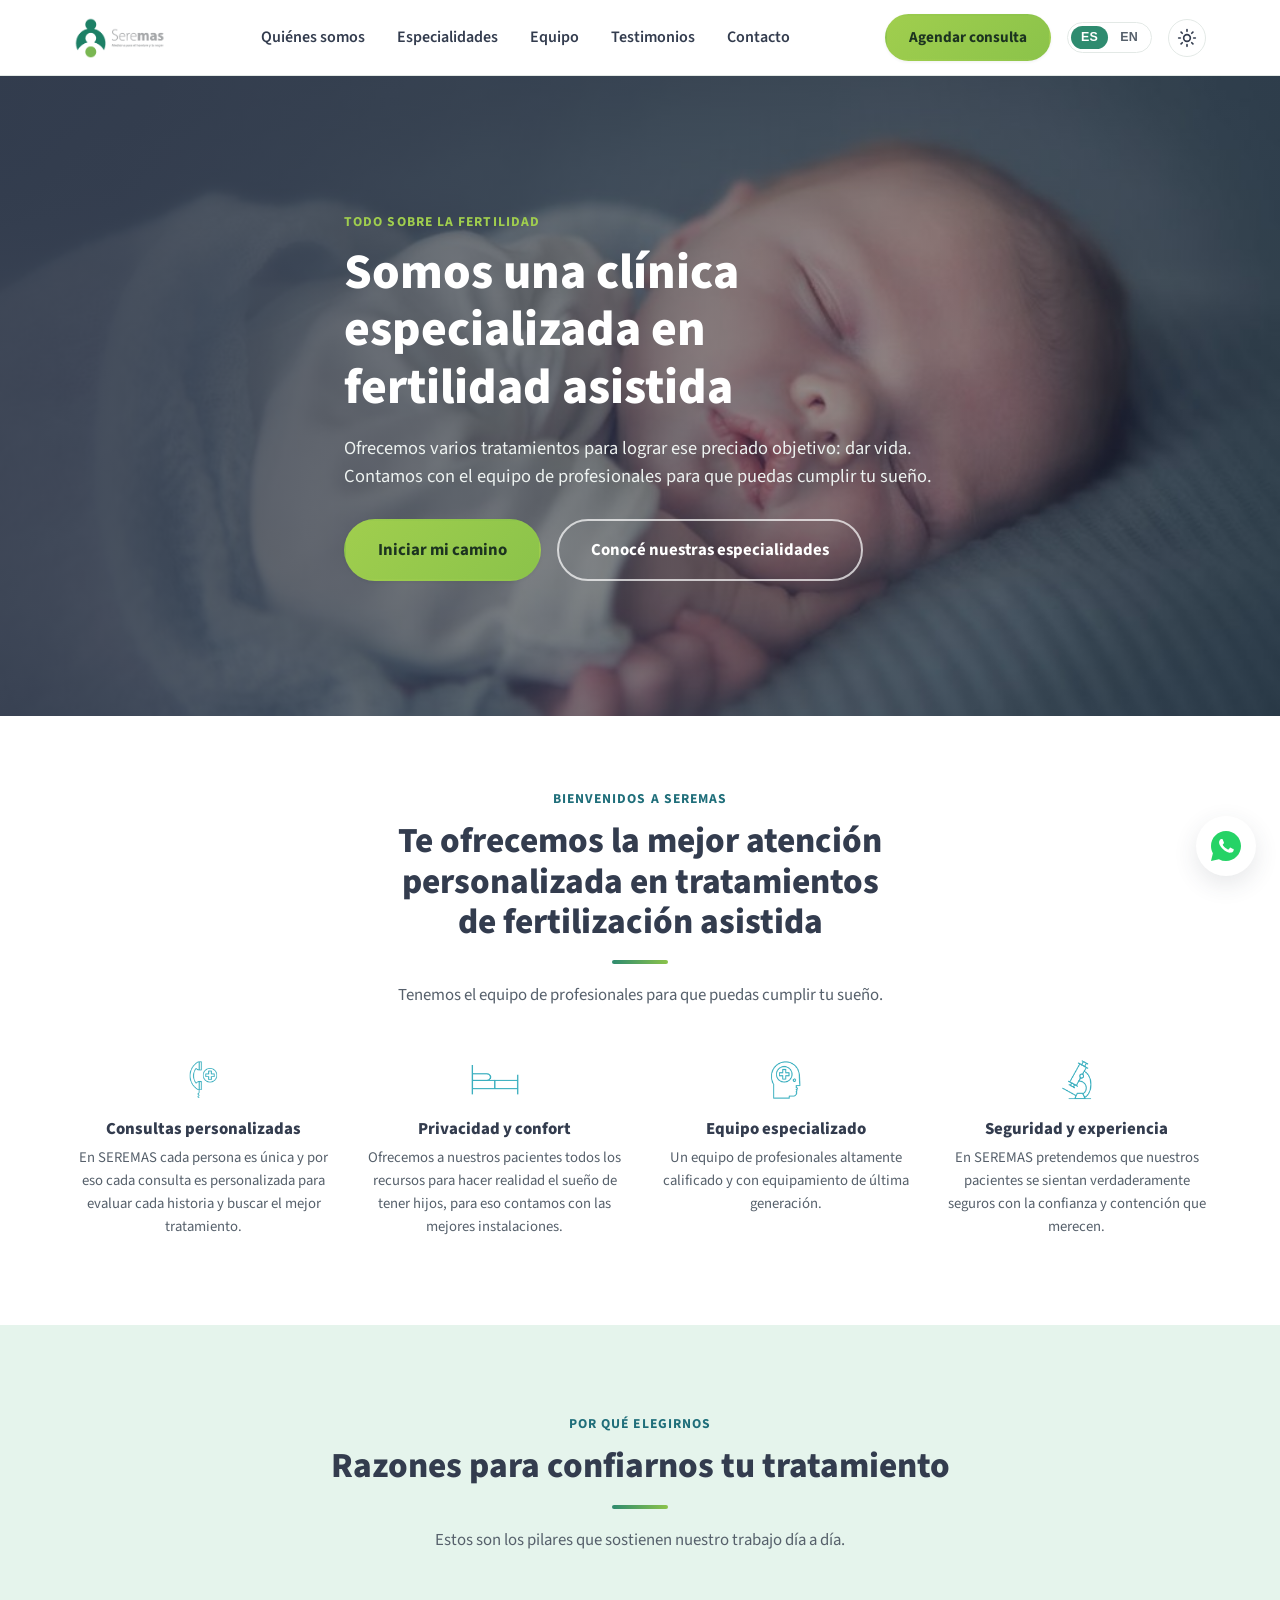
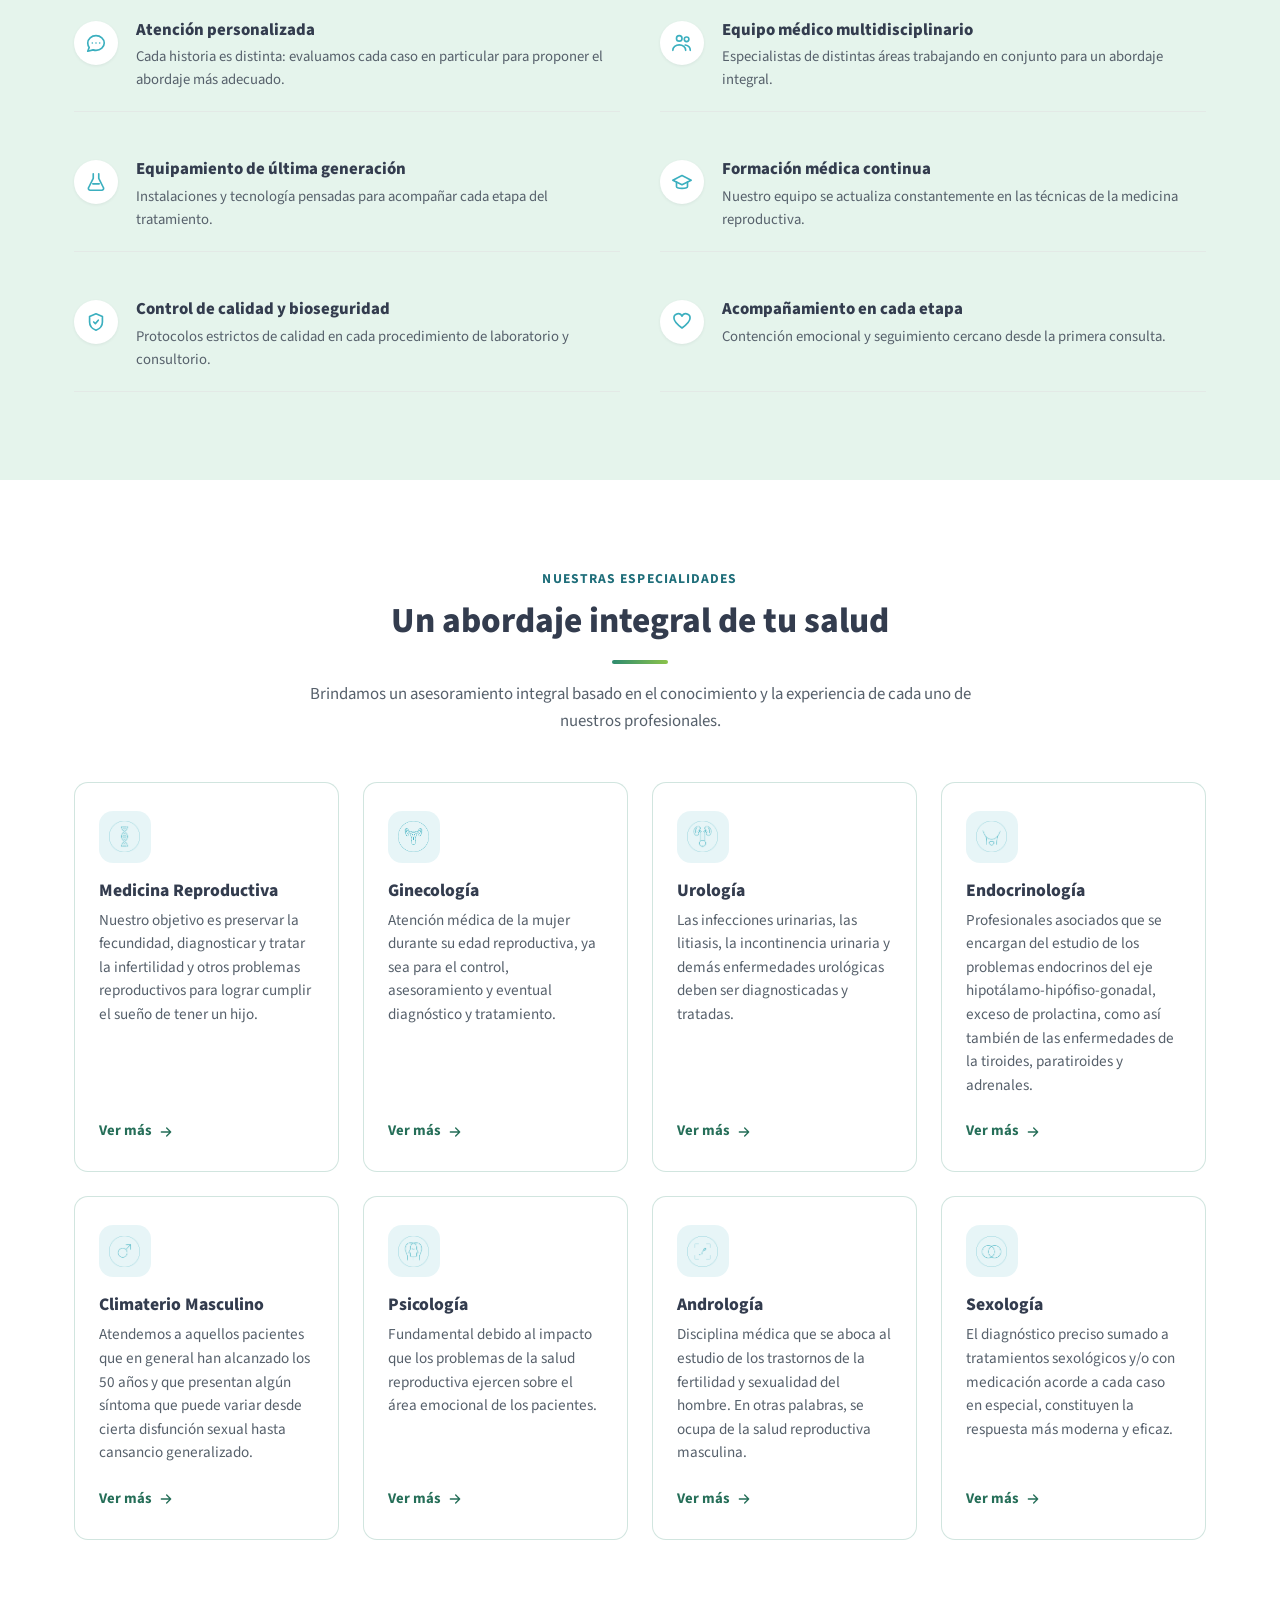
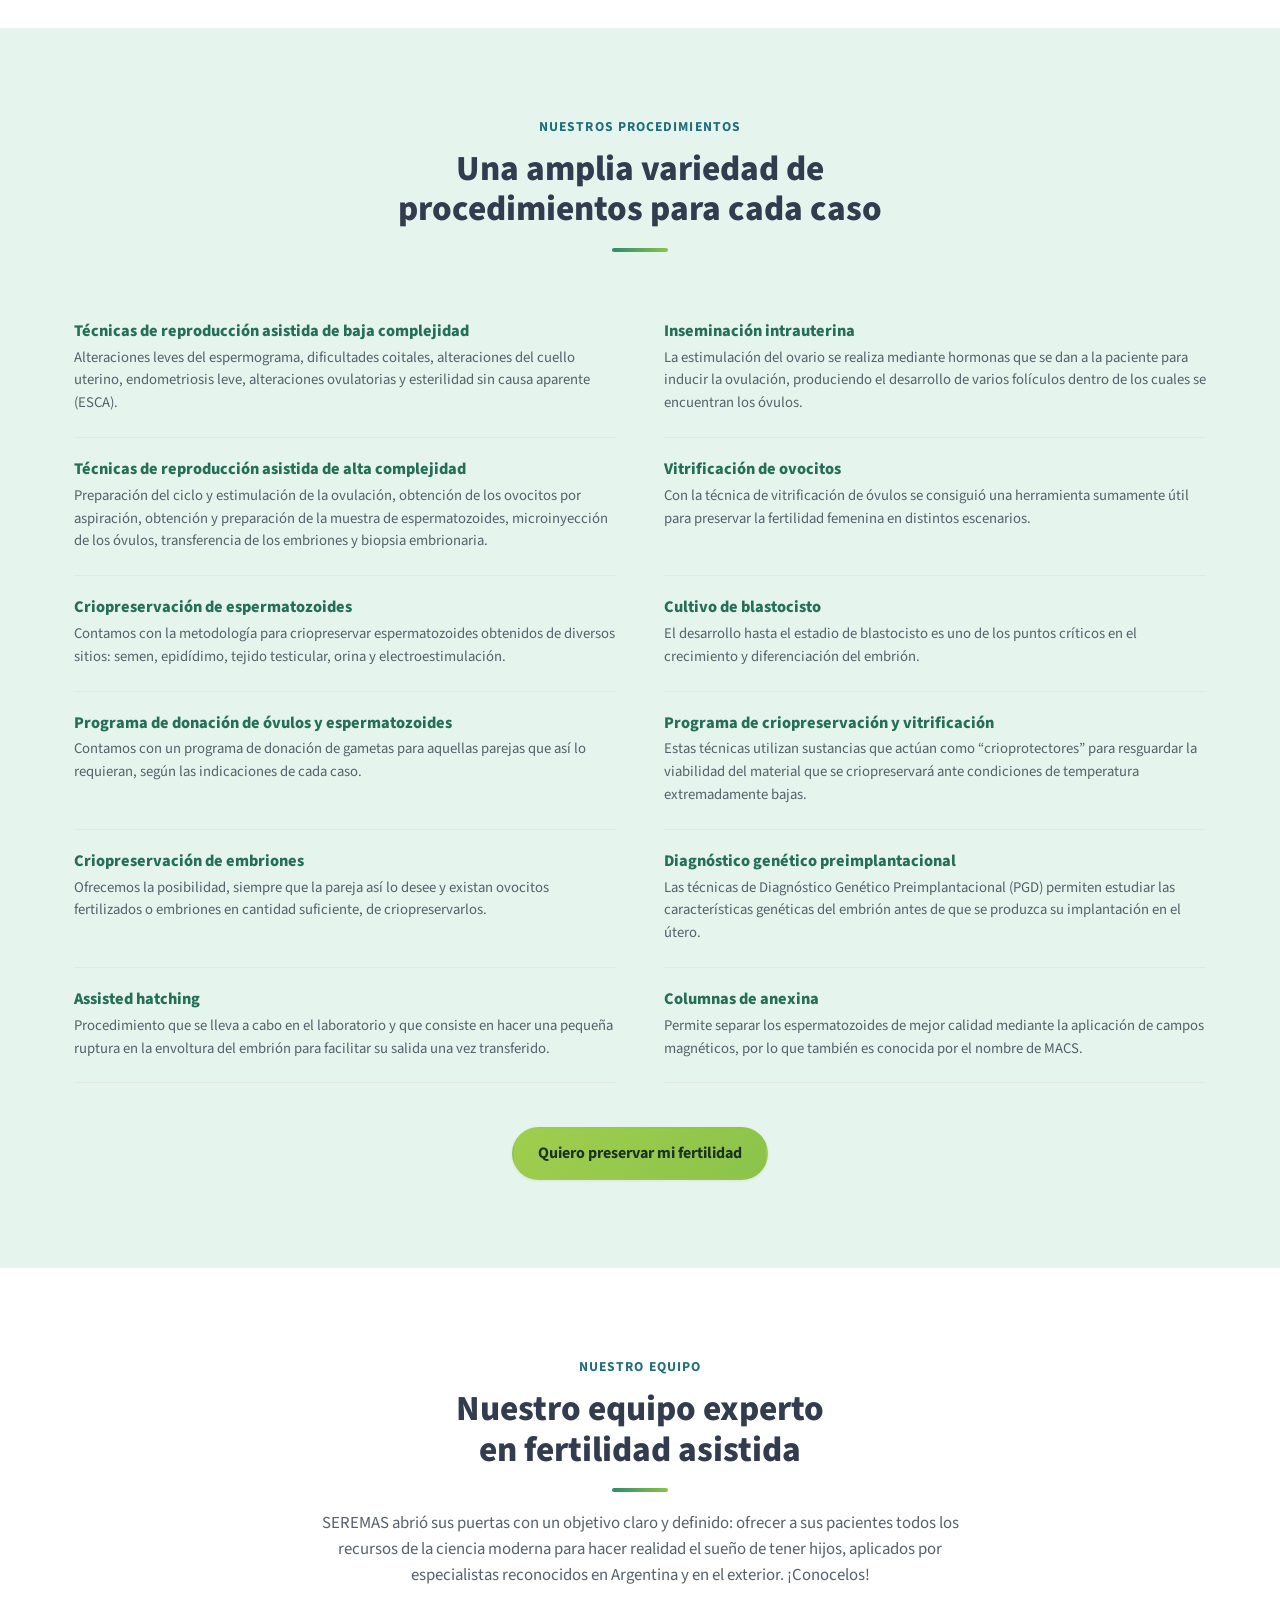
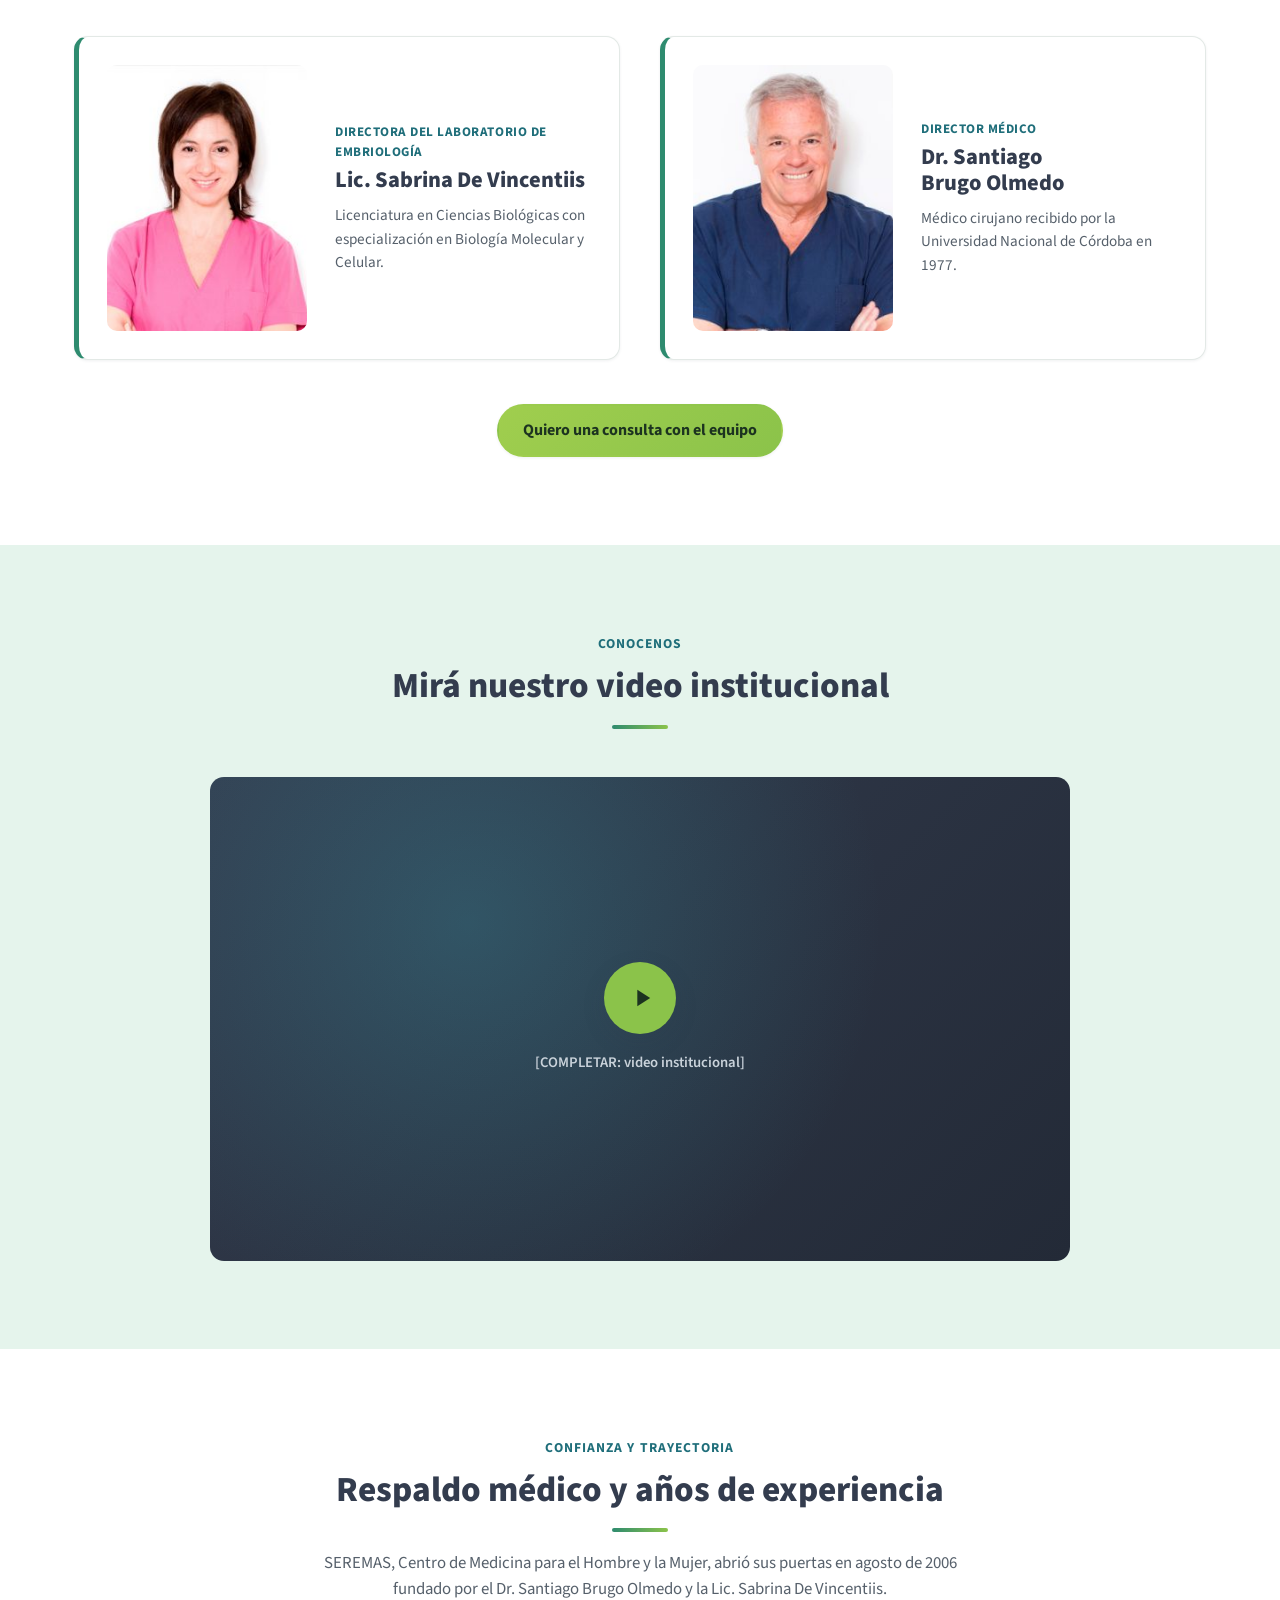
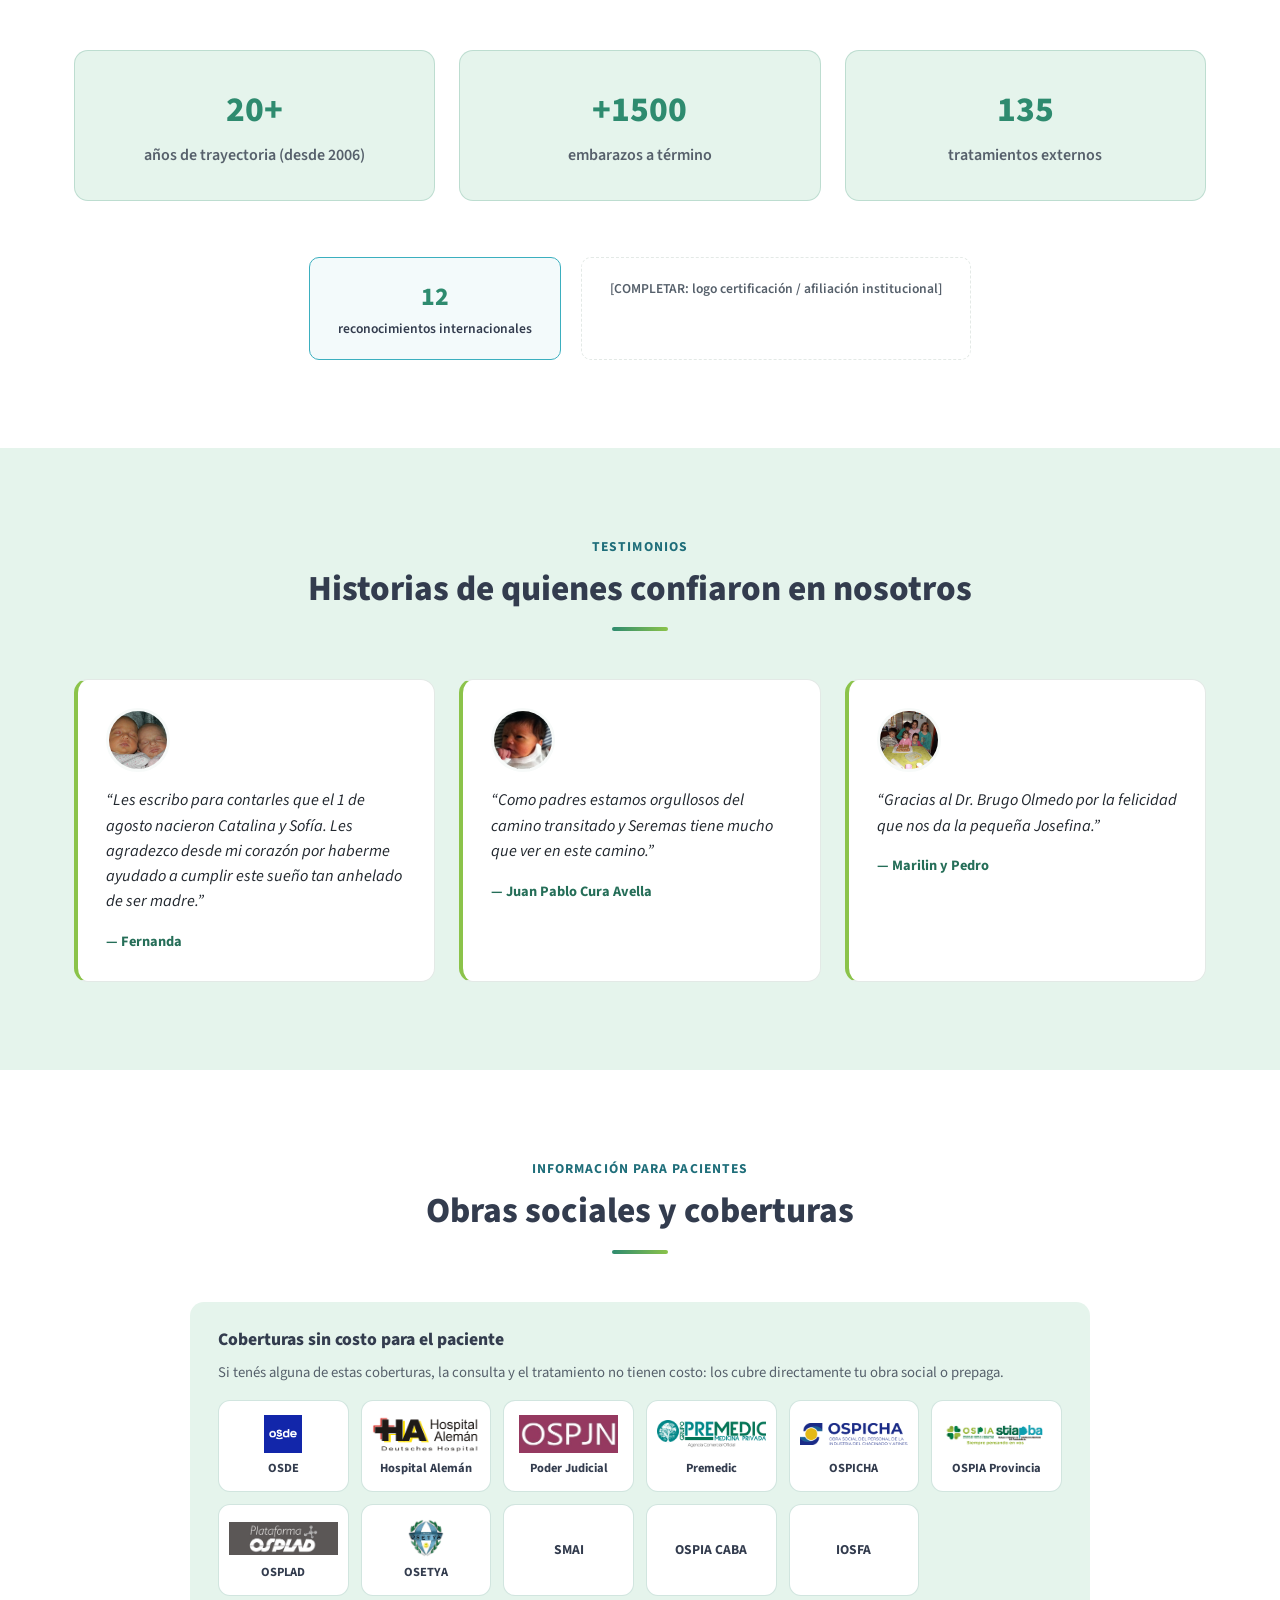
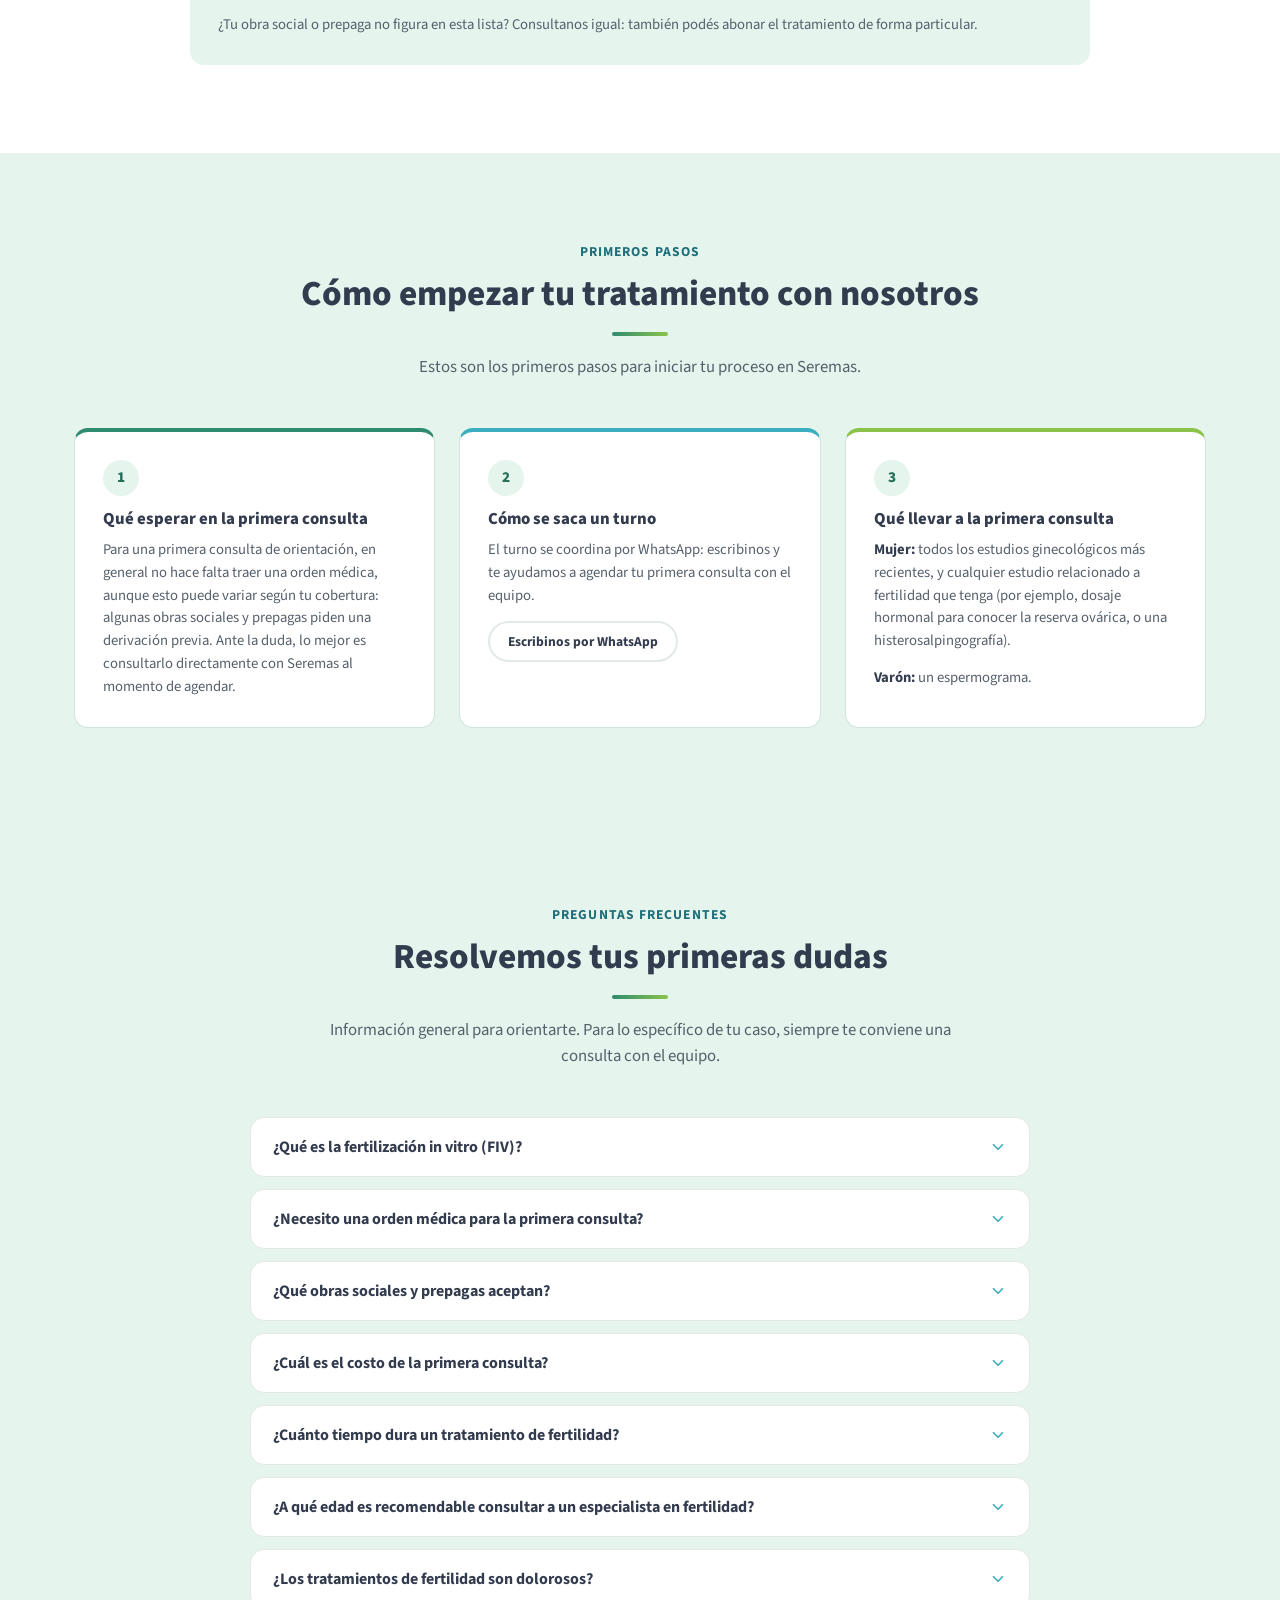
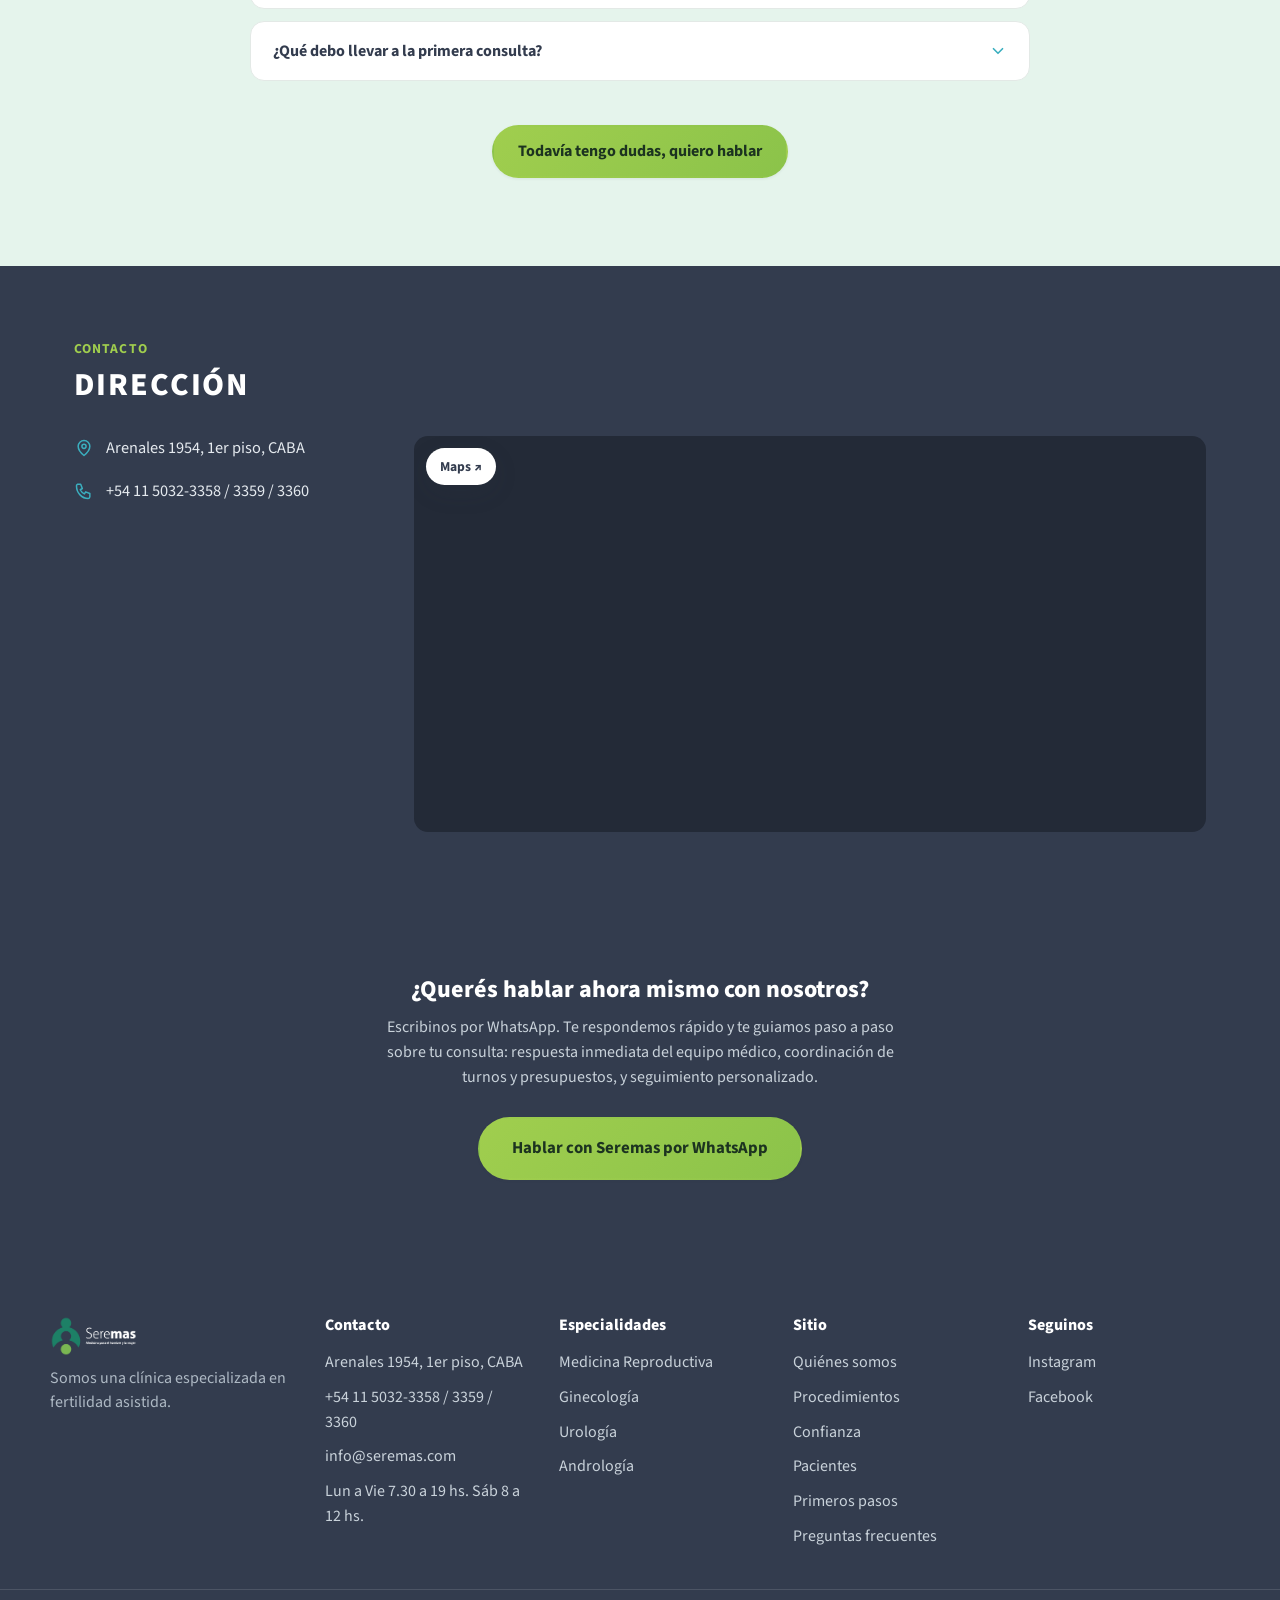
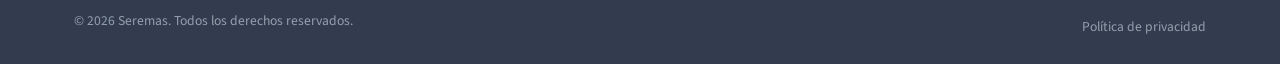
<file: index.html>
<!DOCTYPE html>
<html lang="es-AR">
<head>
<!-- Google Tag Manager -->
<script>(function(w,d,s,l,i){w[l]=w[l]||[];w[l].push({'gtm.start':
new Date().getTime(),event:'gtm.js'});var f=d.getElementsByTagName(s)[0],
j=d.createElement(s),dl=l!='dataLayer'?'&l='+l:'';j.async=true;j.src=
'https://www.googletagmanager.com/gtm.js?id='+i+dl;f.parentNode.insertBefore(j,f);
})(window,document,'script','dataLayer','GTM-5XZQ866P');</script>
<!-- End Google Tag Manager -->
<!-- Aplica idioma/tema guardados antes del primer render para evitar parpadeo (FOUC). -->
<script>
(function () {
  try {
    if (localStorage.getItem('seremas-theme') === 'dark') {
      document.documentElement.setAttribute('data-theme', 'dark');
    }
    if (localStorage.getItem('seremas-lang') === 'en') {
      document.documentElement.setAttribute('lang', 'en');
    }
  } catch (e) {}
})();
</script>
<meta charset="UTF-8">
<meta name="viewport" content="width=device-width, initial-scale=1.0">
<link rel="icon" href="/favicon.png" type="image/png">
<title>Seremas | Medicina Reproductiva y Salud Sexual</title>
<meta name="description" content="Seremas, clínica de fertilidad y salud sexual. Medicina Reproductiva, Ginecología, Urología, Andrología y más. Reservá tu turno.">
<meta property="og:title" content="Seremas | Medicina Reproductiva y Salud Sexual">
<meta property="og:description" content="Seremas, clínica de fertilidad y salud sexual. Medicina Reproductiva, Ginecología, Urología, Andrología y más. Reservá tu turno.">
<meta property="og:image" content="https://seremas.com/img/og-preview.jpg">
<meta property="og:image:width" content="1200">
<meta property="og:image:height" content="630">
<meta property="og:url" content="https://seremas.com/">
<meta property="og:type" content="website">
<meta name="twitter:card" content="summary_large_image">
<meta name="twitter:image" content="https://seremas.com/img/og-preview.jpg">
<link rel="preconnect" href="https://fonts.googleapis.com">
<link rel="preconnect" href="https://fonts.gstatic.com" crossorigin>
<link href="https://fonts.googleapis.com/css2?family=Source+Sans+3:wght@400;500;600;700;800&display=swap" rel="stylesheet">
<link rel="stylesheet" href="css/styles.css">
<!--
  Datos estructurados (schema.org). Usa solo información ya confirmada en
  el sitio (dirección, teléfono, horarios, especialidades, redes).
-->
<script type="application/ld+json">
{
  "@context": "https://schema.org",
  "@type": "MedicalClinic",
  "name": "Seremas",
  "alternateName": "SEREMAS - Centro de Medicina para el Hombre y la Mujer",
  "description": "Clínica especializada en fertilidad asistida, medicina reproductiva y salud sexual.",
  "url": "https://seremas.com/",
  "logo": "https://seremas.com/img/logo/logo-seremas.png",
  "address": {
    "@type": "PostalAddress",
    "streetAddress": "Arenales 1954, 1er piso",
    "addressLocality": "Ciudad Autónoma de Buenos Aires",
    "addressRegion": "CABA",
    "addressCountry": "AR"
  },
  "telephone": "+54-11-5032-3358",
  "email": "info@seremas.com",
  "openingHoursSpecification": [
    {
      "@type": "OpeningHoursSpecification",
      "dayOfWeek": ["Monday", "Tuesday", "Wednesday", "Thursday", "Friday"],
      "opens": "07:30",
      "closes": "19:00"
    },
    {
      "@type": "OpeningHoursSpecification",
      "dayOfWeek": "Saturday",
      "opens": "08:00",
      "closes": "12:00"
    }
  ],
  "medicalSpecialty": [
    "Medicina Reproductiva",
    "Ginecología",
    "Urología",
    "Andrología",
    "Climaterio Masculino",
    "Psicología"
  ],
  "sameAs": [
    "https://www.instagram.com/seremas.fertilidad/",
    "https://www.facebook.com/SeremasMedicina/"
  ]
}
</script>
</head>
<body>
<!-- Google Tag Manager (noscript) -->
<noscript><iframe src="https://www.googletagmanager.com/ns.html?id=GTM-5XZQ866P"
height="0" width="0" style="display:none;visibility:hidden"></iframe></noscript>
<!-- End Google Tag Manager (noscript) -->

<a class="skip-link" href="#contenido" data-i18n="skip.link">Saltar al contenido principal</a>

<!-- ===== HEADER ===== -->
<header class="site-header" id="site-header">
  <div class="container header-inner">
    <a href="#inicio" class="logo" aria-label="Seremas - Inicio">
      <img src="img/logo/logo-seremas-gris.png" alt="Seremas - Medicina para el hombre y la mujer" class="logo-img" width="218" height="99">
    </a>

    <nav class="main-nav" id="main-nav" aria-label="Navegación principal">
      <ul>
        <li><a href="quienes-somos.html" data-i18n="nav.quienesSomos">Quiénes somos</a></li>
        <li><a href="#especialidades" data-i18n="nav.especialidades">Especialidades</a></li>
        <li><a href="#equipo" data-i18n="nav.equipo">Equipo</a></li>
        <li><a href="#testimonios" data-i18n="nav.testimonios">Testimonios</a></li>
        <li><a href="#direccion" data-i18n="nav.contacto">Contacto</a></li>
      </ul>
    </nav>

    <div class="header-actions">
      <a href="#reservar" class="btn btn-primary btn-header-cta" data-i18n="header.cta">Agendar consulta</a>
      <div class="lang-toggle" id="lang-toggle" role="group" aria-label="Seleccionar idioma / Select language" data-i18n-aria-label="header.langToggleAria">
        <button type="button" class="lang-option" data-lang="es" aria-pressed="true">ES</button>
        <button type="button" class="lang-option" data-lang="en" aria-pressed="false">EN</button>
      </div>
      <button type="button" class="theme-toggle" id="theme-toggle" aria-label="Cambiar entre modo claro y oscuro" data-i18n-aria-label="header.themeToggleAria">
        <svg class="icon-sun" width="20" height="20" viewBox="0 0 24 24" fill="none" stroke="currentColor" stroke-width="2" stroke-linecap="round" stroke-linejoin="round" aria-hidden="true"><circle cx="12" cy="12" r="4"/><path d="M12 2v2M12 20v2M4.9 4.9l1.4 1.4M17.7 17.7l1.4 1.4M2 12h2M20 12h2M4.9 19.1l1.4-1.4M17.7 6.3l1.4-1.4"/></svg>
        <svg class="icon-moon" width="20" height="20" viewBox="0 0 24 24" fill="none" stroke="currentColor" stroke-width="2" stroke-linecap="round" stroke-linejoin="round" aria-hidden="true"><path d="M21 12.8A9 9 0 1 1 11.2 3 7 7 0 0 0 21 12.8Z"/></svg>
      </button>
      <button class="nav-toggle" id="nav-toggle" aria-expanded="false" aria-controls="main-nav" aria-label="Abrir menú de navegación" data-i18n-aria-label="header.navToggleAria">
        <span></span><span></span><span></span>
      </button>
    </div>
  </div>
</header>

<main id="contenido">

  <!-- ===== HERO ===== -->
  <section class="hero" id="inicio">
    <div class="hero-media">
      <img src="img/hero/hero-familia.jpg" alt="" class="hero-img" aria-hidden="true" width="1024" height="683" fetchpriority="high">
      <div class="hero-overlay"></div>
    </div>
    <div class="container hero-content">
      <p class="eyebrow" data-i18n="hero.eyebrow">Todo sobre la fertilidad</p>
      <h1 data-i18n="hero.title">Somos una clínica especializada en fertilidad asistida</h1>
      <p class="hero-sub" data-i18n="hero.sub">Ofrecemos varios tratamientos para lograr ese preciado objetivo: dar vida. Contamos con el equipo de profesionales para que puedas cumplir tu sueño.</p>
      <div class="hero-cta-group">
        <a href="#reservar" class="btn btn-primary btn-lg" data-i18n="hero.cta1">Iniciar mi camino</a>
        <a href="#especialidades" class="btn btn-ghost btn-lg" data-i18n="hero.cta2">Conocé nuestras especialidades</a>
      </div>
    </div>
  </section>

  <!-- ===== BIENVENIDA / POR QUÉ ELEGIRNOS ===== -->
  <section class="section section-welcome">
    <div class="container">
      <div class="section-head">
        <p class="eyebrow eyebrow-dark" data-i18n="welcome.eyebrow">Bienvenidos a Seremas</p>
        <h2 data-i18n="welcome.title">Te ofrecemos la mejor atención personalizada en tratamientos de fertilización asistida</h2>
        <p class="section-sub" data-i18n="welcome.sub">Tenemos el equipo de profesionales para que puedas cumplir tu sueño.</p>
      </div>

      <div class="welcome-grid">
        <div class="welcome-item">
          <img src="img/icon-1.png" alt="" class="welcome-icon" width="80" height="80" loading="lazy">
          <h3 data-i18n="welcome.item1.title">Consultas personalizadas</h3>
          <p data-i18n="welcome.item1.desc">En SEREMAS cada persona es única y por eso cada consulta es personalizada para evaluar cada historia y buscar el mejor tratamiento.</p>
        </div>
        <div class="welcome-item">
          <img src="img/icon-2.png" alt="" class="welcome-icon" width="80" height="80" loading="lazy">
          <h3 data-i18n="welcome.item2.title">Privacidad y confort</h3>
          <p data-i18n="welcome.item2.desc">Ofrecemos a nuestros pacientes todos los recursos para hacer realidad el sueño de tener hijos, para eso contamos con las mejores instalaciones.</p>
        </div>
        <div class="welcome-item">
          <img src="img/icon-3.png" alt="" class="welcome-icon" width="80" height="80" loading="lazy">
          <h3 data-i18n="welcome.item3.title">Equipo especializado</h3>
          <p data-i18n="welcome.item3.desc">Un equipo de profesionales altamente calificado y con equipamiento de última generación.</p>
        </div>
        <div class="welcome-item">
          <img src="img/icon-4.png" alt="" class="welcome-icon" width="80" height="80" loading="lazy">
          <h3 data-i18n="welcome.item4.title">Seguridad y experiencia</h3>
          <p data-i18n="welcome.item4.desc">En SEREMAS pretendemos que nuestros pacientes se sientan verdaderamente seguros con la confianza y contención que merecen.</p>
        </div>
      </div>
    </div>
  </section>

  <!-- ===== POR QUÉ ELEGIRNOS ===== -->
  <section class="section section-alt" id="por-que-elegirnos">
    <div class="container">
      <div class="section-head">
        <p class="eyebrow eyebrow-dark" data-i18n="reasons.eyebrow">Por qué elegirnos</p>
        <h2 data-i18n="reasons.title">Razones para confiarnos tu tratamiento</h2>
        <p class="section-sub" data-i18n="reasons.sub">Estos son los pilares que sostienen nuestro trabajo día a día.</p>
      </div>

      <div class="reasons-grid">
        <div class="reason-item">
          <div class="reason-icon" aria-hidden="true">
            <svg width="22" height="22" viewBox="0 0 24 24" fill="none" stroke="currentColor" stroke-width="1.8" stroke-linecap="round" stroke-linejoin="round"><path d="M8 12h.01M12 12h.01M16 12h.01M21 12c0 4.42-4.03 8-9 8-1.13 0-2.2-.18-3.2-.51L3 21l1.6-4.2C3.6 15.5 3 13.8 3 12c0-4.42 4.03-8 9-8s9 3.58 9 8Z"/></svg>
          </div>
          <div>
            <h3 data-i18n="reasons.item1.title">Atención personalizada</h3>
            <p data-i18n="reasons.item1.desc">Cada historia es distinta: evaluamos cada caso en particular para proponer el abordaje más adecuado.</p>
          </div>
        </div>
        <div class="reason-item">
          <div class="reason-icon" aria-hidden="true">
            <svg width="22" height="22" viewBox="0 0 24 24" fill="none" stroke="currentColor" stroke-width="1.8" stroke-linecap="round" stroke-linejoin="round"><circle cx="9" cy="7" r="3"/><path d="M2 20c0-3.3 3.1-6 7-6s7 2.7 7 6"/><circle cx="17" cy="8" r="2.5"/><path d="M15.5 14.2c2.9.5 5.5 2.7 5.5 5.8"/></svg>
          </div>
          <div>
            <h3 data-i18n="reasons.item2.title">Equipo médico multidisciplinario</h3>
            <p data-i18n="reasons.item2.desc">Especialistas de distintas áreas trabajando en conjunto para un abordaje integral.</p>
          </div>
        </div>
        <div class="reason-item">
          <div class="reason-icon" aria-hidden="true">
            <svg width="22" height="22" viewBox="0 0 24 24" fill="none" stroke="currentColor" stroke-width="1.8" stroke-linecap="round" stroke-linejoin="round"><path d="M9 3v5L4 18a2 2 0 0 0 1.8 3h12.4A2 2 0 0 0 20 18l-5-10V3"/><path d="M8.5 14h7"/></svg>
          </div>
          <div>
            <h3 data-i18n="reasons.item3.title">Equipamiento de última generación</h3>
            <p data-i18n="reasons.item3.desc">Instalaciones y tecnología pensadas para acompañar cada etapa del tratamiento.</p>
          </div>
        </div>
        <div class="reason-item">
          <div class="reason-icon" aria-hidden="true">
            <svg width="22" height="22" viewBox="0 0 24 24" fill="none" stroke="currentColor" stroke-width="1.8" stroke-linecap="round" stroke-linejoin="round"><path d="M22 10 12 5 2 10l10 5 10-5Z"/><path d="M6 12v5c0 1.1 2.7 2 6 2s6-.9 6-2v-5"/></svg>
          </div>
          <div>
            <h3 data-i18n="reasons.item4.title">Formación médica continua</h3>
            <p data-i18n="reasons.item4.desc">Nuestro equipo se actualiza constantemente en las técnicas de la medicina reproductiva.</p>
          </div>
        </div>
        <div class="reason-item">
          <div class="reason-icon" aria-hidden="true">
            <svg width="22" height="22" viewBox="0 0 24 24" fill="none" stroke="currentColor" stroke-width="1.8" stroke-linecap="round" stroke-linejoin="round"><path d="M12 3l7 3v6c0 4.5-3 7.5-7 9-4-1.5-7-4.5-7-9V6l7-3Z"/><path d="m9.5 12 1.8 1.8L14.5 10"/></svg>
          </div>
          <div>
            <h3 data-i18n="reasons.item5.title">Control de calidad y bioseguridad</h3>
            <p data-i18n="reasons.item5.desc">Protocolos estrictos de calidad en cada procedimiento de laboratorio y consultorio.</p>
          </div>
        </div>
        <div class="reason-item">
          <div class="reason-icon" aria-hidden="true">
            <svg width="22" height="22" viewBox="0 0 24 24" fill="none" stroke="currentColor" stroke-width="1.8" stroke-linecap="round" stroke-linejoin="round"><path d="M20.8 7.6c0 4.5-8.8 10.9-8.8 10.9S3.2 12.1 3.2 7.6a4.6 4.6 0 0 1 8.8-1.9 4.6 4.6 0 0 1 8.8 1.9Z"/></svg>
          </div>
          <div>
            <h3 data-i18n="reasons.item6.title">Acompañamiento en cada etapa</h3>
            <p data-i18n="reasons.item6.desc">Contención emocional y seguimiento cercano desde la primera consulta.</p>
          </div>
        </div>
      </div>
    </div>
  </section>

  <!-- ===== ESPECIALIDADES ===== -->
  <section class="section" id="especialidades">
    <div class="container">
      <div class="section-head">
        <p class="eyebrow eyebrow-dark" data-i18n="specialties.eyebrow">Nuestras especialidades</p>
        <h2 data-i18n="specialties.title">Un abordaje integral de tu salud</h2>
        <p class="section-sub" data-i18n="specialties.sub">Brindamos un asesoramiento integral basado en el conocimiento y la experiencia de cada uno de nuestros profesionales.</p>
      </div>

      <div class="cards-grid" id="specialty-grid"></div>
    </div>
  </section>

  <!-- ===== PROCEDIMIENTOS ===== -->
  <section class="section section-alt" id="procedimientos">
    <div class="container">
      <div class="section-head">
        <p class="eyebrow eyebrow-dark" data-i18n="procedures.eyebrow">Nuestros procedimientos</p>
        <h2 data-i18n="procedures.title">Una amplia variedad de procedimientos para cada caso</h2>
      </div>

      <div class="procedures-list">
        <div class="procedure-item">
          <h3 data-i18n="proc1.title">Técnicas de reproducción asistida de baja complejidad</h3>
          <p data-i18n="proc1.desc">Alteraciones leves del espermograma, dificultades coitales, alteraciones del cuello uterino, endometriosis leve, alteraciones ovulatorias y esterilidad sin causa aparente (ESCA).</p>
        </div>
        <div class="procedure-item">
          <h3 data-i18n="proc2.title">Inseminación intrauterina</h3>
          <p data-i18n="proc2.desc">La estimulación del ovario se realiza mediante hormonas que se dan a la paciente para inducir la ovulación, produciendo el desarrollo de varios folículos dentro de los cuales se encuentran los óvulos.</p>
        </div>
        <div class="procedure-item">
          <h3 data-i18n="proc3.title">Técnicas de reproducción asistida de alta complejidad</h3>
          <p data-i18n="proc3.desc">Preparación del ciclo y estimulación de la ovulación, obtención de los ovocitos por aspiración, obtención y preparación de la muestra de espermatozoides, microinyección de los óvulos, transferencia de los embriones y biopsia embrionaria.</p>
        </div>
        <div class="procedure-item">
          <h3 data-i18n="proc4.title">Vitrificación de ovocitos</h3>
          <p data-i18n="proc4.desc">Con la técnica de vitrificación de óvulos se consiguió una herramienta sumamente útil para preservar la fertilidad femenina en distintos escenarios.</p>
        </div>
        <div class="procedure-item">
          <h3 data-i18n="proc5.title">Criopreservación de espermatozoides</h3>
          <p data-i18n="proc5.desc">Contamos con la metodología para criopreservar espermatozoides obtenidos de diversos sitios: semen, epidídimo, tejido testicular, orina y electroestimulación.</p>
        </div>
        <div class="procedure-item">
          <h3 data-i18n="proc6.title">Cultivo de blastocisto</h3>
          <p data-i18n="proc6.desc">El desarrollo hasta el estadio de blastocisto es uno de los puntos críticos en el crecimiento y diferenciación del embrión.</p>
        </div>
        <div class="procedure-item">
          <h3 data-i18n="proc7.title">Programa de donación de óvulos y espermatozoides</h3>
          <p data-i18n="proc7.desc">Contamos con un programa de donación de gametas para aquellas parejas que así lo requieran, según las indicaciones de cada caso.</p>
        </div>
        <div class="procedure-item">
          <h3 data-i18n="proc8.title">Programa de criopreservación y vitrificación</h3>
          <p data-i18n="proc8.desc">Estas técnicas utilizan sustancias que actúan como “crioprotectores” para resguardar la viabilidad del material que se criopreservará ante condiciones de temperatura extremadamente bajas.</p>
        </div>
        <div class="procedure-item">
          <h3 data-i18n="proc9.title">Criopreservación de embriones</h3>
          <p data-i18n="proc9.desc">Ofrecemos la posibilidad, siempre que la pareja así lo desee y existan ovocitos fertilizados o embriones en cantidad suficiente, de criopreservarlos.</p>
        </div>
        <div class="procedure-item">
          <h3 data-i18n="proc10.title">Diagnóstico genético preimplantacional</h3>
          <p data-i18n="proc10.desc">Las técnicas de Diagnóstico Genético Preimplantacional (PGD) permiten estudiar las características genéticas del embrión antes de que se produzca su implantación en el útero.</p>
        </div>
        <div class="procedure-item">
          <h3 data-i18n="proc11.title">Assisted hatching</h3>
          <p data-i18n="proc11.desc">Procedimiento que se lleva a cabo en el laboratorio y que consiste en hacer una pequeña ruptura en la envoltura del embrión para facilitar su salida una vez transferido.</p>
        </div>
        <div class="procedure-item">
          <h3 data-i18n="proc12.title">Columnas de anexina</h3>
          <p data-i18n="proc12.desc">Permite separar los espermatozoides de mejor calidad mediante la aplicación de campos magnéticos, por lo que también es conocida por el nombre de MACS.</p>
        </div>
      </div>

      <div class="section-cta">
        <a href="#reservar" class="btn btn-primary" data-i18n="procedures.cta">Quiero preservar mi fertilidad</a>
      </div>
    </div>
  </section>

  <!-- ===== EQUIPO MÉDICO ===== -->
  <section class="section" id="equipo">
    <div class="container">
      <div class="section-head">
        <p class="eyebrow eyebrow-dark" data-i18n="team.eyebrow">Nuestro equipo</p>
        <h2 data-i18n="team.title">Nuestro equipo experto en fertilidad asistida</h2>
        <p class="section-sub" data-i18n="team.sub">SEREMAS abrió sus puertas con un objetivo claro y definido: ofrecer a sus pacientes todos los recursos de la ciencia moderna para hacer realidad el sueño de tener hijos, aplicados por especialistas reconocidos en Argentina y en el exterior. ¡Conocelos!</p>
      </div>

      <div class="leaders-grid">
        <article class="leader-card">
          <div class="leader-photo-frame">
            <!-- Foto oficial real de seremas.com/about/. Si en el futuro se
                 consigue una foto de medio cuerpo de mejor resolución, basta
                 con reemplazar el src de este mismo <img>. -->
            <img src="img/equipo/de-vincentiis.jpg" alt="Lic. Sabrina De Vincentiis" class="leader-photo-img" width="289" height="300" loading="lazy">
          </div>
          <div class="leader-info">
            <p class="leader-role" data-i18n="leader.deVincentiis.role">Directora del Laboratorio de Embriología</p>
            <h3 class="leader-name">Lic. Sabrina De Vincentiis</h3>
            <p class="leader-bio" data-i18n="leader.deVincentiis.bio">Licenciatura en Ciencias Biológicas con especialización en Biología Molecular y Celular.</p>
          </div>
        </article>

        <article class="leader-card">
          <div class="leader-photo-frame">
            <!-- Foto oficial real de seremas.com/about/. Si en el futuro se
                 consigue una foto de medio cuerpo de mejor resolución, basta
                 con reemplazar el src de este mismo <img>. -->
            <img src="img/equipo/brugo-olmedo.jpg" alt="Dr. Santiago Brugo Olmedo" class="leader-photo-img" width="289" height="300" loading="lazy">
          </div>
          <div class="leader-info">
            <p class="leader-role" data-i18n="leader.brugoOlmedo.role">Director Médico</p>
            <h3 class="leader-name">Dr. Santiago Brugo Olmedo</h3>
            <p class="leader-bio" data-i18n="leader.brugoOlmedo.bio">Médico cirujano recibido por la Universidad Nacional de Córdoba en 1977.</p>
          </div>
        </article>
      </div>

      <div class="section-cta">
        <a href="#reservar" class="btn btn-primary" data-i18n="team.cta">Quiero una consulta con el equipo</a>
      </div>
    </div>
  </section>

  <!-- ===== VIDEO INSTITUCIONAL ===== -->
  <section class="section section-alt" id="video-institucional">
    <div class="container">
      <div class="section-head">
        <p class="eyebrow eyebrow-dark" data-i18n="video.eyebrow">Conocenos</p>
        <h2 data-i18n="video.title">Mirá nuestro video institucional</h2>
      </div>

      <div class="video-placeholder">
        <button type="button" class="video-play" aria-label="Reproducir video institucional (no disponible todavía)" data-i18n-aria-label="video.playAria">
          <svg width="28" height="28" viewBox="0 0 24 24" fill="currentColor" aria-hidden="true"><path d="M8 5v14l11-7L8 5Z"/></svg>
        </button>
        <p class="video-placeholder-label" data-i18n="video.placeholder">[COMPLETAR: video institucional]</p>
      </div>
    </div>
  </section>

  <!-- ===== CONFIANZA ===== -->
  <section class="section" id="confianza">
    <div class="container">
      <div class="section-head">
        <p class="eyebrow eyebrow-dark" data-i18n="confianza.eyebrow">Confianza y trayectoria</p>
        <h2 data-i18n="confianza.title">Respaldo médico y años de experiencia</h2>
        <p class="section-sub" data-i18n="confianza.sub">SEREMAS, Centro de Medicina para el Hombre y la Mujer, abrió sus puertas en agosto de 2006 fundado por el Dr. Santiago Brugo Olmedo y la Lic. Sabrina De Vincentiis.</p>
      </div>

      <div class="trust-grid">
        <div class="trust-stat">
          <span class="trust-number">20+</span>
          <span class="trust-label" data-i18n="confianza.trustLabel1">años de trayectoria (desde 2006)</span>
        </div>
        <div class="trust-stat">
          <span class="trust-number">+1500</span>
          <span class="trust-label" data-i18n="confianza.trustLabel2">embarazos a término</span>
        </div>
        <div class="trust-stat">
          <span class="trust-number">135</span>
          <span class="trust-label" data-i18n="confianza.trustLabel3">tratamientos externos</span>
        </div>
      </div>

      <div class="badges-row" aria-label="Reconocimientos y certificaciones">
        <div class="badge-item">
          <span class="badge-number">12</span>
          <span data-i18n="confianza.badgeLabel">reconocimientos internacionales</span>
        </div>
        <div class="badge-item" data-i18n="confianza.badgePlaceholder">[COMPLETAR: logo certificación / afiliación institucional]</div>
      </div>
    </div>
  </section>

  <!-- ===== TESTIMONIOS ===== -->
  <section class="section section-alt" id="testimonios">
    <div class="container">
      <div class="section-head">
        <p class="eyebrow eyebrow-dark" data-i18n="testimonios.eyebrow">Testimonios</p>
        <h2 data-i18n="testimonios.title">Historias de quienes confiaron en nosotros</h2>
      </div>

      <div class="testimonials-grid">
        <blockquote class="testimonial-card">
          <img class="testimonial-photo" src="img/testimonios/fernanda.jpg" alt="Catalina y Sofía, hijas de Fernanda, pacientes de Seremas" width="64" height="64" loading="lazy">
          <p data-i18n="testimonio1.quote">“Les escribo para contarles que el 1 de agosto nacieron Catalina y Sofía. Les agradezco desde mi corazón por haberme ayudado a cumplir este sueño tan anhelado de ser madre.”</p>
          <footer>— Fernanda</footer>
        </blockquote>
        <blockquote class="testimonial-card">
          <img class="testimonial-photo" src="img/testimonios/juan-pablo-cura-avella.png" alt="Familia de Juan Pablo Cura Avella, paciente de Seremas" width="64" height="64" loading="lazy">
          <p data-i18n="testimonio2.quote">“Como padres estamos orgullosos del camino transitado y Seremas tiene mucho que ver en este camino.”</p>
          <footer>— Juan Pablo Cura Avella</footer>
        </blockquote>
        <blockquote class="testimonial-card">
          <img class="testimonial-photo" src="img/testimonios/marilin-y-pedro.jpg" alt="Josefina, hija de Marilin y Pedro, pacientes de Seremas" width="64" height="64" loading="lazy">
          <p data-i18n="testimonio3.quote">“Gracias al Dr. Brugo Olmedo por la felicidad que nos da la pequeña Josefina.”</p>
          <footer>— Marilin y Pedro</footer>
        </blockquote>
      </div>
    </div>
  </section>

  <!-- ===== INFORMACIÓN PARA PACIENTES ===== -->
  <section class="section" id="pacientes">
    <div class="container">
      <div class="section-head">
        <p class="eyebrow eyebrow-dark" data-i18n="pacientes.eyebrow">Información para pacientes</p>
        <h2 data-i18n="pacientes.title">Obras sociales y coberturas</h2>
      </div>

      <div class="coverage-box coverage-box-solo">
        <h3 data-i18n="coverage.title">Coberturas sin costo para el paciente</h3>
        <p data-i18n="coverage.intro">Si tenés alguna de estas coberturas, la consulta y el tratamiento no tienen costo: los cubre directamente tu obra social o prepaga.</p>
        <ul class="coverage-logo-grid">
          <li class="coverage-logo-item">
            <div class="coverage-logo-badge"><img src="img/obras-sociales/osde.png" alt="OSDE" width="500" height="500" loading="lazy"></div>
            <span class="coverage-logo-name">OSDE</span>
          </li>
          <li class="coverage-logo-item">
            <div class="coverage-logo-badge"><img src="img/obras-sociales/hospital-aleman.png" alt="Hospital Alemán" width="500" height="170" loading="lazy"></div>
            <span class="coverage-logo-name">Hospital Alemán</span>
          </li>
          <li class="coverage-logo-item">
            <div class="coverage-logo-badge"><img src="img/obras-sociales/poder-judicial.png" alt="Obra Social del Poder Judicial de la Nación" width="210" height="81" loading="lazy"></div>
            <span class="coverage-logo-name">Poder Judicial</span>
          </li>
          <li class="coverage-logo-item">
            <div class="coverage-logo-badge"><img src="img/obras-sociales/premedic.png" alt="Premedic" width="600" height="152" loading="lazy"></div>
            <span class="coverage-logo-name">Premedic</span>
          </li>
          <li class="coverage-logo-item">
            <div class="coverage-logo-badge"><img src="img/obras-sociales/ospicha.png" alt="OSPICHA" width="600" height="123" loading="lazy"></div>
            <span class="coverage-logo-name">OSPICHA</span>
          </li>
          <li class="coverage-logo-item">
            <div class="coverage-logo-badge"><img src="img/obras-sociales/ospia-provincia.png" alt="OSPIA Provincia" width="479" height="142" loading="lazy"></div>
            <span class="coverage-logo-name">OSPIA Provincia</span>
          </li>
          <li class="coverage-logo-item">
            <div class="coverage-logo-badge"><img src="img/obras-sociales/osplad.png" alt="OSPLAD" width="500" height="150" loading="lazy"></div>
            <span class="coverage-logo-name">OSPLAD</span>
          </li>
          <li class="coverage-logo-item">
            <div class="coverage-logo-badge"><img src="img/obras-sociales/osetya.png" alt="OSETYA" width="165" height="174" loading="lazy"></div>
            <span class="coverage-logo-name">OSETYA</span>
          </li>
          <li class="coverage-logo-item coverage-logo-item-text">
            <span class="coverage-logo-name">SMAI</span>
          </li>
          <li class="coverage-logo-item coverage-logo-item-text">
            <span class="coverage-logo-name">OSPIA CABA</span>
          </li>
          <li class="coverage-logo-item coverage-logo-item-text">
            <span class="coverage-logo-name">IOSFA</span>
          </li>
        </ul>
        <p class="coverage-note" data-i18n="coverage.note">¿Tu obra social o prepaga no figura en esta lista? Consultanos igual: también podés abonar el tratamiento de forma particular.</p>
      </div>
    </div>
  </section>

  <!-- ===== PRIMEROS PASOS ===== -->
  <section class="section section-alt" id="primeros-pasos">
    <div class="container">
      <div class="section-head">
        <p class="eyebrow eyebrow-dark" data-i18n="primerospasos.eyebrow">Primeros pasos</p>
        <h2 data-i18n="primerospasos.title">Cómo empezar tu tratamiento con nosotros</h2>
        <p class="section-sub" data-i18n="primerospasos.sub">Estos son los primeros pasos para iniciar tu proceso en Seremas.</p>
      </div>

      <div class="steps-grid">
        <div class="step-card">
          <span class="step-number" aria-hidden="true">1</span>
          <h3 data-i18n="primerospasos.step1.title">Qué esperar en la primera consulta</h3>
          <p data-i18n="primerospasos.step1.desc">Para una primera consulta de orientación, en general no hace falta traer una orden médica, aunque esto puede variar según tu cobertura: algunas obras sociales y prepagas piden una derivación previa. Ante la duda, lo mejor es consultarlo directamente con Seremas al momento de agendar.</p>
        </div>

        <div class="step-card">
          <span class="step-number" aria-hidden="true">2</span>
          <h3 data-i18n="primerospasos.step2.title">Cómo se saca un turno</h3>
          <p data-i18n="primerospasos.step2.desc">El turno se coordina por WhatsApp: escribinos y te ayudamos a agendar tu primera consulta con el equipo.</p>
          <a href="#reservar" class="btn btn-ghost-alt" data-i18n="primerospasos.step2.cta">Escribinos por WhatsApp</a>
        </div>

        <div class="step-card">
          <span class="step-number" aria-hidden="true">3</span>
          <h3 data-i18n="primerospasos.step3.title">Qué llevar a la primera consulta</h3>
          <p data-i18n-html="primerospasos.step3.mujer"><strong>Mujer:</strong> todos los estudios ginecológicos más recientes, y cualquier estudio relacionado a fertilidad que tenga (por ejemplo, dosaje hormonal para conocer la reserva ovárica, o una histerosalpingografía).</p>
          <p data-i18n-html="primerospasos.step3.varon"><strong>Varón:</strong> un espermograma.</p>
        </div>
      </div>
    </div>
  </section>

  <!-- ===== PREGUNTAS FRECUENTES ===== -->
  <section class="section section-alt" id="faq">
    <div class="container">
      <div class="section-head">
        <p class="eyebrow eyebrow-dark" data-i18n="faq.eyebrow">Preguntas frecuentes</p>
        <h2 data-i18n="faq.title">Resolvemos tus primeras dudas</h2>
        <p class="section-sub" data-i18n="faq.sub">Información general para orientarte. Para lo específico de tu caso, siempre te conviene una consulta con el equipo.</p>
      </div>

      <div class="accordion" id="faq-accordion">
        <div class="accordion-item">
          <h3 class="accordion-heading">
            <button type="button" class="accordion-trigger" aria-expanded="false" aria-controls="faq-panel-1" id="faq-trigger-1">
              <span data-i18n="faq.q1">¿Qué es la fertilización in vitro (FIV)?</span>
              <svg class="accordion-icon" width="18" height="18" viewBox="0 0 24 24" fill="none" stroke="currentColor" stroke-width="2.2" stroke-linecap="round" stroke-linejoin="round" aria-hidden="true"><path d="M6 9l6 6 6-6"/></svg>
            </button>
          </h3>
          <div class="accordion-panel" id="faq-panel-1" role="region" aria-labelledby="faq-trigger-1" hidden>
            <div class="accordion-panel-inner">
              <p data-i18n="faq.a1">Es una técnica de reproducción asistida en la que la unión entre óvulo y espermatozoide se realiza fuera del cuerpo, en el laboratorio, para luego transferir el embrión al útero. El equipo médico evalúa en cada consulta si es la opción más adecuada para cada caso.</p>
            </div>
          </div>
        </div>

        <div class="accordion-item">
          <h3 class="accordion-heading">
            <button type="button" class="accordion-trigger" aria-expanded="false" aria-controls="faq-panel-2" id="faq-trigger-2">
              <span data-i18n="faq.q2">¿Necesito una orden médica para la primera consulta?</span>
              <svg class="accordion-icon" width="18" height="18" viewBox="0 0 24 24" fill="none" stroke="currentColor" stroke-width="2.2" stroke-linecap="round" stroke-linejoin="round" aria-hidden="true"><path d="M6 9l6 6 6-6"/></svg>
            </button>
          </h3>
          <div class="accordion-panel" id="faq-panel-2" role="region" aria-labelledby="faq-trigger-2" hidden>
            <div class="accordion-panel-inner">
              <p data-i18n="faq.a2">En general, para una primera consulta de orientación no hace falta traer una orden médica, aunque sí es útil acercar estudios previos si los tenés. Esto puede variar según tu cobertura: algunas obras sociales y prepagas permiten sacar turno de forma directa, mientras que otras piden una derivación previa antes de la consulta. Ante la duda, lo mejor es consultarlo directamente con Seremas al momento de agendar.</p>
            </div>
          </div>
        </div>

        <div class="accordion-item">
          <h3 class="accordion-heading">
            <button type="button" class="accordion-trigger" aria-expanded="false" aria-controls="faq-panel-3" id="faq-trigger-3">
              <span data-i18n="faq.q3">¿Qué obras sociales y prepagas aceptan?</span>
              <svg class="accordion-icon" width="18" height="18" viewBox="0 0 24 24" fill="none" stroke="currentColor" stroke-width="2.2" stroke-linecap="round" stroke-linejoin="round" aria-hidden="true"><path d="M6 9l6 6 6-6"/></svg>
            </button>
          </h3>
          <div class="accordion-panel" id="faq-panel-3" role="region" aria-labelledby="faq-trigger-3" hidden>
            <div class="accordion-panel-inner">
              <p data-i18n="faq.a3intro">Trabajamos con las siguientes coberturas, que cubren tanto la consulta como el tratamiento sin costo para el paciente:</p>
              <ul class="coverage-logo-grid">
                <li class="coverage-logo-item">
                  <div class="coverage-logo-badge"><img src="img/obras-sociales/osde.png" alt="OSDE" width="500" height="500" loading="lazy"></div>
                  <span class="coverage-logo-name">OSDE</span>
                </li>
                <li class="coverage-logo-item">
                  <div class="coverage-logo-badge"><img src="img/obras-sociales/hospital-aleman.png" alt="Hospital Alemán" width="500" height="170" loading="lazy"></div>
                  <span class="coverage-logo-name">Hospital Alemán</span>
                </li>
                <li class="coverage-logo-item">
                  <div class="coverage-logo-badge"><img src="img/obras-sociales/poder-judicial.png" alt="Obra Social del Poder Judicial de la Nación" width="210" height="81" loading="lazy"></div>
                  <span class="coverage-logo-name">Poder Judicial</span>
                </li>
                <li class="coverage-logo-item">
                  <div class="coverage-logo-badge"><img src="img/obras-sociales/premedic.png" alt="Premedic" width="600" height="152" loading="lazy"></div>
                  <span class="coverage-logo-name">Premedic</span>
                </li>
                <li class="coverage-logo-item">
                  <div class="coverage-logo-badge"><img src="img/obras-sociales/ospicha.png" alt="OSPICHA" width="600" height="123" loading="lazy"></div>
                  <span class="coverage-logo-name">OSPICHA</span>
                </li>
                <li class="coverage-logo-item">
                  <div class="coverage-logo-badge"><img src="img/obras-sociales/ospia-provincia.png" alt="OSPIA Provincia" width="479" height="142" loading="lazy"></div>
                  <span class="coverage-logo-name">OSPIA Provincia</span>
                </li>
                <li class="coverage-logo-item">
                  <div class="coverage-logo-badge"><img src="img/obras-sociales/osplad.png" alt="OSPLAD" width="500" height="150" loading="lazy"></div>
                  <span class="coverage-logo-name">OSPLAD</span>
                </li>
                <li class="coverage-logo-item">
                  <div class="coverage-logo-badge"><img src="img/obras-sociales/osetya.png" alt="OSETYA" width="165" height="174" loading="lazy"></div>
                  <span class="coverage-logo-name">OSETYA</span>
                </li>
                <li class="coverage-logo-item coverage-logo-item-text">
                  <span class="coverage-logo-name">SMAI</span>
                </li>
                <li class="coverage-logo-item coverage-logo-item-text">
                  <span class="coverage-logo-name">OSPIA CABA</span>
                </li>
                <li class="coverage-logo-item coverage-logo-item-text">
                  <span class="coverage-logo-name">IOSFA</span>
                </li>
              </ul>
              <p data-i18n="coverage.note">Si tu obra social o prepaga no figura en esta lista, consultanos igual: también podés abonar el tratamiento de forma particular.</p>
            </div>
          </div>
        </div>

        <div class="accordion-item">
          <h3 class="accordion-heading">
            <button type="button" class="accordion-trigger" aria-expanded="false" aria-controls="faq-panel-4" id="faq-trigger-4">
              <span data-i18n="faq.q4">¿Cuál es el costo de la primera consulta?</span>
              <svg class="accordion-icon" width="18" height="18" viewBox="0 0 24 24" fill="none" stroke="currentColor" stroke-width="2.2" stroke-linecap="round" stroke-linejoin="round" aria-hidden="true"><path d="M6 9l6 6 6-6"/></svg>
            </button>
          </h3>
          <div class="accordion-panel" id="faq-panel-4" role="region" aria-labelledby="faq-trigger-4" hidden>
            <div class="accordion-panel-inner">
              <p data-i18n="faq.a4">Para pacientes particulares (sin cobertura), la consulta se abona por adelantado mediante transferencia bancaria. Para tratamientos o intervenciones, el pago de la totalidad se realiza antes de la intervención, mediante transferencia bancaria o efectivo.</p>
            </div>
          </div>
        </div>

        <div class="accordion-item">
          <h3 class="accordion-heading">
            <button type="button" class="accordion-trigger" aria-expanded="false" aria-controls="faq-panel-5" id="faq-trigger-5">
              <span data-i18n="faq.q5">¿Cuánto tiempo dura un tratamiento de fertilidad?</span>
              <svg class="accordion-icon" width="18" height="18" viewBox="0 0 24 24" fill="none" stroke="currentColor" stroke-width="2.2" stroke-linecap="round" stroke-linejoin="round" aria-hidden="true"><path d="M6 9l6 6 6-6"/></svg>
            </button>
          </h3>
          <div class="accordion-panel" id="faq-panel-5" role="region" aria-labelledby="faq-trigger-5" hidden>
            <div class="accordion-panel-inner">
              <p data-i18n="faq.a5">Depende del tipo de tratamiento y de la situación de cada paciente: puede ir desde unas pocas semanas en tratamientos de baja complejidad hasta varios meses en procesos de alta complejidad. En la primera consulta se conversan los tiempos estimados según cada caso.</p>
            </div>
          </div>
        </div>

        <div class="accordion-item">
          <h3 class="accordion-heading">
            <button type="button" class="accordion-trigger" aria-expanded="false" aria-controls="faq-panel-6" id="faq-trigger-6">
              <span data-i18n="faq.q6">¿A qué edad es recomendable consultar a un especialista en fertilidad?</span>
              <svg class="accordion-icon" width="18" height="18" viewBox="0 0 24 24" fill="none" stroke="currentColor" stroke-width="2.2" stroke-linecap="round" stroke-linejoin="round" aria-hidden="true"><path d="M6 9l6 6 6-6"/></svg>
            </button>
          </h3>
          <div class="accordion-panel" id="faq-panel-6" role="region" aria-labelledby="faq-trigger-6" hidden>
            <div class="accordion-panel-inner">
              <p data-i18n="faq.a6">En general se recomienda consultar si no se logra un embarazo luego de un año de búsqueda (o seis meses en mujeres mayores de 35 años), aunque una consulta temprana nunca está de más ante cualquier duda.</p>
            </div>
          </div>
        </div>

        <div class="accordion-item">
          <h3 class="accordion-heading">
            <button type="button" class="accordion-trigger" aria-expanded="false" aria-controls="faq-panel-7" id="faq-trigger-7">
              <span data-i18n="faq.q7">¿Los tratamientos de fertilidad son dolorosos?</span>
              <svg class="accordion-icon" width="18" height="18" viewBox="0 0 24 24" fill="none" stroke="currentColor" stroke-width="2.2" stroke-linecap="round" stroke-linejoin="round" aria-hidden="true"><path d="M6 9l6 6 6-6"/></svg>
            </button>
          </h3>
          <div class="accordion-panel" id="faq-panel-7" role="region" aria-labelledby="faq-trigger-7" hidden>
            <div class="accordion-panel-inner">
              <p data-i18n="faq.a7">La mayoría de los procedimientos son mínimamente invasivos y se realizan con algún tipo de anestesia o sedación cuando corresponde. El equipo médico explica en detalle cada paso antes de realizarlo.</p>
            </div>
          </div>
        </div>

        <div class="accordion-item">
          <h3 class="accordion-heading">
            <button type="button" class="accordion-trigger" aria-expanded="false" aria-controls="faq-panel-8" id="faq-trigger-8">
              <span data-i18n="faq.q8">¿Qué debo llevar a la primera consulta?</span>
              <svg class="accordion-icon" width="18" height="18" viewBox="0 0 24 24" fill="none" stroke="currentColor" stroke-width="2.2" stroke-linecap="round" stroke-linejoin="round" aria-hidden="true"><path d="M6 9l6 6 6-6"/></svg>
            </button>
          </h3>
          <div class="accordion-panel" id="faq-panel-8" role="region" aria-labelledby="faq-trigger-8" hidden>
            <div class="accordion-panel-inner">
              <p data-i18n="faq.a8">Es útil llevar estudios médicos previos relacionados a la fertilidad (si los tenés), un resumen de tratamientos anteriores y tu obra social o prepaga para consultar la cobertura.</p>
            </div>
          </div>
        </div>
      </div>

      <div class="section-cta">
        <a href="#reservar" class="btn btn-primary" data-i18n="faq.cta">Todavía tengo dudas, quiero hablar</a>
      </div>
    </div>
  </section>

  <!-- ===== DIRECCIÓN / MAPA ===== -->
  <section class="section-map" id="direccion">
    <div class="container">
      <p class="eyebrow" data-i18n="nav.contacto">Contacto</p>
      <h2 class="map-title" data-i18n="direccion.title">Dirección</h2>

      <div class="map-grid">
        <div class="map-info">
          <p class="map-item">
            <svg width="20" height="20" viewBox="0 0 24 24" fill="none" stroke="currentColor" stroke-width="1.8" stroke-linecap="round" stroke-linejoin="round" aria-hidden="true"><path d="M12 21s-7-5.4-7-11a7 7 0 0 1 14 0c0 5.6-7 11-7 11Z"/><circle cx="12" cy="10" r="2.5"/></svg>
            Arenales 1954, 1er piso, CABA
          </p>
          <p class="map-item">
            <svg width="20" height="20" viewBox="0 0 24 24" fill="none" stroke="currentColor" stroke-width="1.8" stroke-linecap="round" stroke-linejoin="round" aria-hidden="true"><path d="M4 4h4l2 5-2.5 1.5a11 11 0 0 0 5 5L14 13l5 2v4a2 2 0 0 1-2 2C9.6 21 3 14.4 3 6a2 2 0 0 1 1-2Z"/></svg>
            +54 11 5032-3358 / 3359 / 3360
          </p>
        </div>

        <div class="map-embed-wrap">
          <a class="map-open-link" href="https://www.google.com/maps/search/?api=1&query=Arenales+1954+1er+piso+CABA" target="_blank" rel="noopener noreferrer" data-i18n="direccion.mapsLink">
            Maps ↗
          </a>
          <iframe
            class="map-embed"
            title="Ubicación de Seremas en el mapa"
            src="https://www.google.com/maps?q=Arenales+1954,+CABA,+Argentina&output=embed"
            loading="lazy"
            referrerpolicy="no-referrer-when-downgrade">
          </iframe>
        </div>
      </div>
    </div>
  </section>

  <!-- ===== CTA FINAL / RESERVAR ===== -->
  <section class="cta-final" id="reservar">
    <div class="container cta-final-inner">
      <h2 data-i18n="ctaFinal.title">¿Querés hablar ahora mismo con nosotros?</h2>
      <p data-i18n="ctaFinal.sub">Escribinos por WhatsApp. Te respondemos rápido y te guiamos paso a paso sobre tu consulta: respuesta inmediata del equipo médico, coordinación de turnos y presupuestos, y seguimiento personalizado.</p>
      <a href="https://wa.me/5491160481891" class="btn btn-primary btn-lg" target="_blank" rel="noopener noreferrer" data-i18n="cta.hablarWhatsapp">Hablar con Seremas por WhatsApp</a>
    </div>
  </section>

</main>

<!-- ===== FOOTER ===== -->
<footer class="site-footer" id="contacto">
  <div class="container footer-inner">
    <div class="footer-brand">
      <img src="img/logo/logo-seremas.png" alt="Seremas - Medicina para el hombre y la mujer" class="logo-img footer-logo-img" width="218" height="99" loading="lazy">
      <p data-i18n="footer.brand.tagline">Somos una clínica especializada en fertilidad asistida.</p>
    </div>

    <div class="footer-col">
      <h3 data-i18n="nav.contacto">Contacto</h3>
      <ul>
        <li>Arenales 1954, 1er piso, CABA</li>
        <li>+54 11 5032-3358 / 3359 / 3360</li>
        <li><a href="mailto:info@seremas.com">info@seremas.com</a></li>
        <li data-i18n="footer.contacto.hours">Lun a Vie 7.30 a 19 hs. Sáb 8 a 12 hs.</li>
      </ul>
    </div>

    <div class="footer-col">
      <h3 data-i18n="nav.especialidades">Especialidades</h3>
      <ul>
        <li><a href="#especialidades" data-i18n="spec.medicinaReproductiva.name">Medicina Reproductiva</a></li>
        <li><a href="#especialidades" data-i18n="spec.ginecologia.name">Ginecología</a></li>
        <li><a href="#especialidades" data-i18n="spec.urologia.name">Urología</a></li>
        <li><a href="#especialidades" data-i18n="spec.andrologia.name">Andrología</a></li>
      </ul>
    </div>

    <div class="footer-col">
      <h3 data-i18n="footer.sitio.title">Sitio</h3>
      <ul>
        <li><a href="quienes-somos.html" data-i18n="nav.quienesSomos">Quiénes somos</a></li>
        <li><a href="#procedimientos" data-i18n="footer.sitio.procedimientos">Procedimientos</a></li>
        <li><a href="#confianza" data-i18n="footer.sitio.confianza">Confianza</a></li>
        <li><a href="#pacientes" data-i18n="footer.sitio.pacientes">Pacientes</a></li>
        <li><a href="#primeros-pasos" data-i18n="footer.sitio.primerosPasos">Primeros pasos</a></li>
        <li><a href="#faq" data-i18n="footer.sitio.faq">Preguntas frecuentes</a></li>
      </ul>
    </div>

    <div class="footer-col">
      <h3 data-i18n="footer.seguinos.title">Seguinos</h3>
      <ul class="social-list">
        <li><a href="https://www.instagram.com/seremas.fertilidad/" target="_blank" rel="noopener noreferrer">Instagram</a></li>
        <li><a href="https://www.facebook.com/SeremasMedicina/" target="_blank" rel="noopener noreferrer">Facebook</a></li>
      </ul>
    </div>
  </div>
  <div class="footer-bottom">
    <div class="container footer-bottom-inner">
      <p data-i18n="footer.copyright">&copy; 2026 Seremas. Todos los derechos reservados.</p>
      <nav class="footer-legal" aria-label="Legal">
        <a href="privacidad.html" data-i18n="footer.legal.privacidad">Política de privacidad</a>
      </nav>
    </div>
  </div>
</footer>

<!-- ===== WHATSAPP FLOTANTE ===== -->
<div class="whatsapp-widget" id="whatsapp-widget">
  <button type="button" class="whatsapp-float" id="whatsapp-toggle" aria-haspopup="true" aria-expanded="false" aria-controls="whatsapp-menu" aria-label="Contactar por WhatsApp" data-i18n-aria-label="whatsapp.aria">
    <svg width="30" height="30" viewBox="0 0 32 32" fill="none" xmlns="http://www.w3.org/2000/svg" aria-hidden="true">
      <path d="M16 0C7.163 0 0 7.163 0 16c0 2.82.735 5.47 2.02 7.77L0 32l8.44-1.98A15.9 15.9 0 0 0 16 32c8.837 0 16-7.163 16-16S24.837 0 16 0Z" fill="#25D366"/>
      <path d="M23.5 19.1c-.4-.2-2.3-1.1-2.6-1.3-.35-.13-.6-.2-.86.2-.26.4-1 1.3-1.22 1.56-.22.26-.45.3-.84.1-.4-.2-1.66-.61-3.16-1.94-1.17-1.04-1.96-2.33-2.19-2.72-.23-.4-.02-.61.17-.8.18-.18.4-.46.6-.7.2-.23.26-.4.4-.66.13-.26.06-.5-.03-.7-.1-.2-.86-2.08-1.18-2.85-.31-.75-.63-.65-.86-.66-.22-.01-.48-.01-.73-.01-.26 0-.68.1-1.03.5-.35.4-1.35 1.32-1.35 3.2 0 1.88 1.38 3.7 1.57 3.96.2.26 2.72 4.15 6.58 5.82.92.4 1.63.63 2.19.8.92.29 1.75.25 2.41.15.74-.11 2.27-.93 2.6-1.82.31-.9.31-1.66.22-1.82-.09-.16-.34-.26-.74-.46Z" fill="#fff"/>
    </svg>
  </button>

  <div class="whatsapp-menu" id="whatsapp-menu" aria-label="Opciones de contacto por WhatsApp" data-i18n-aria-label="whatsapp.menu.ariaLabel" hidden>
    <a href="https://wa.me/5491160481891?text=Hola%21%20Me%20gustar%C3%ADa%20recibir%20informaci%C3%B3n%20sobre%20los%20tratamientos%20de%20fertilidad%20de%20Seremas.%20%E2%AD%90" class="whatsapp-menu-item" target="_blank" rel="noopener noreferrer" data-i18n="whatsapp.menu.info">Información general</a>
    <a href="https://wa.me/5491160481891?text=Hola%21%20Quisiera%20sacar%20un%20turno%20para%20una%20primera%20consulta.%20%E2%AD%90" class="whatsapp-menu-item" target="_blank" rel="noopener noreferrer" data-i18n="whatsapp.menu.turno">Sacar un turno</a>
    <a href="https://wa.me/5491160481891?text=Hola%21%20Quer%C3%ADa%20consultar%20si%20mi%20obra%20social%20o%20prepaga%20tiene%20cobertura%20en%20Seremas.%20%E2%AD%90" class="whatsapp-menu-item" target="_blank" rel="noopener noreferrer" data-i18n="whatsapp.menu.cobertura">Cobertura / obra social</a>
    <a href="https://wa.me/5491160481891?text=Hola%21%20Tengo%20una%20consulta%20sobre%20uno%20de%20los%20tratamientos%20que%20ofrecen.%20%E2%AD%90" class="whatsapp-menu-item" target="_blank" rel="noopener noreferrer" data-i18n="whatsapp.menu.tratamiento">Consulta sobre un tratamiento</a>
    <a href="https://wa.me/5491160481891" class="whatsapp-menu-item" target="_blank" rel="noopener noreferrer" data-i18n="whatsapp.menu.otra">Otra consulta</a>
    <button type="button" class="whatsapp-menu-item whatsapp-menu-close" id="whatsapp-menu-close">
      <svg width="14" height="14" viewBox="0 0 24 24" fill="none" stroke="currentColor" stroke-width="2.2" stroke-linecap="round" aria-hidden="true"><path d="M6 6l12 12M18 6 6 18"/></svg>
      <span data-i18n="whatsapp.menu.cerrar">Cerrar</span>
    </button>
  </div>
</div>

<script src="js/translations.js"></script>
<script src="js/script.js"></script>
</body>
</html>
</file>
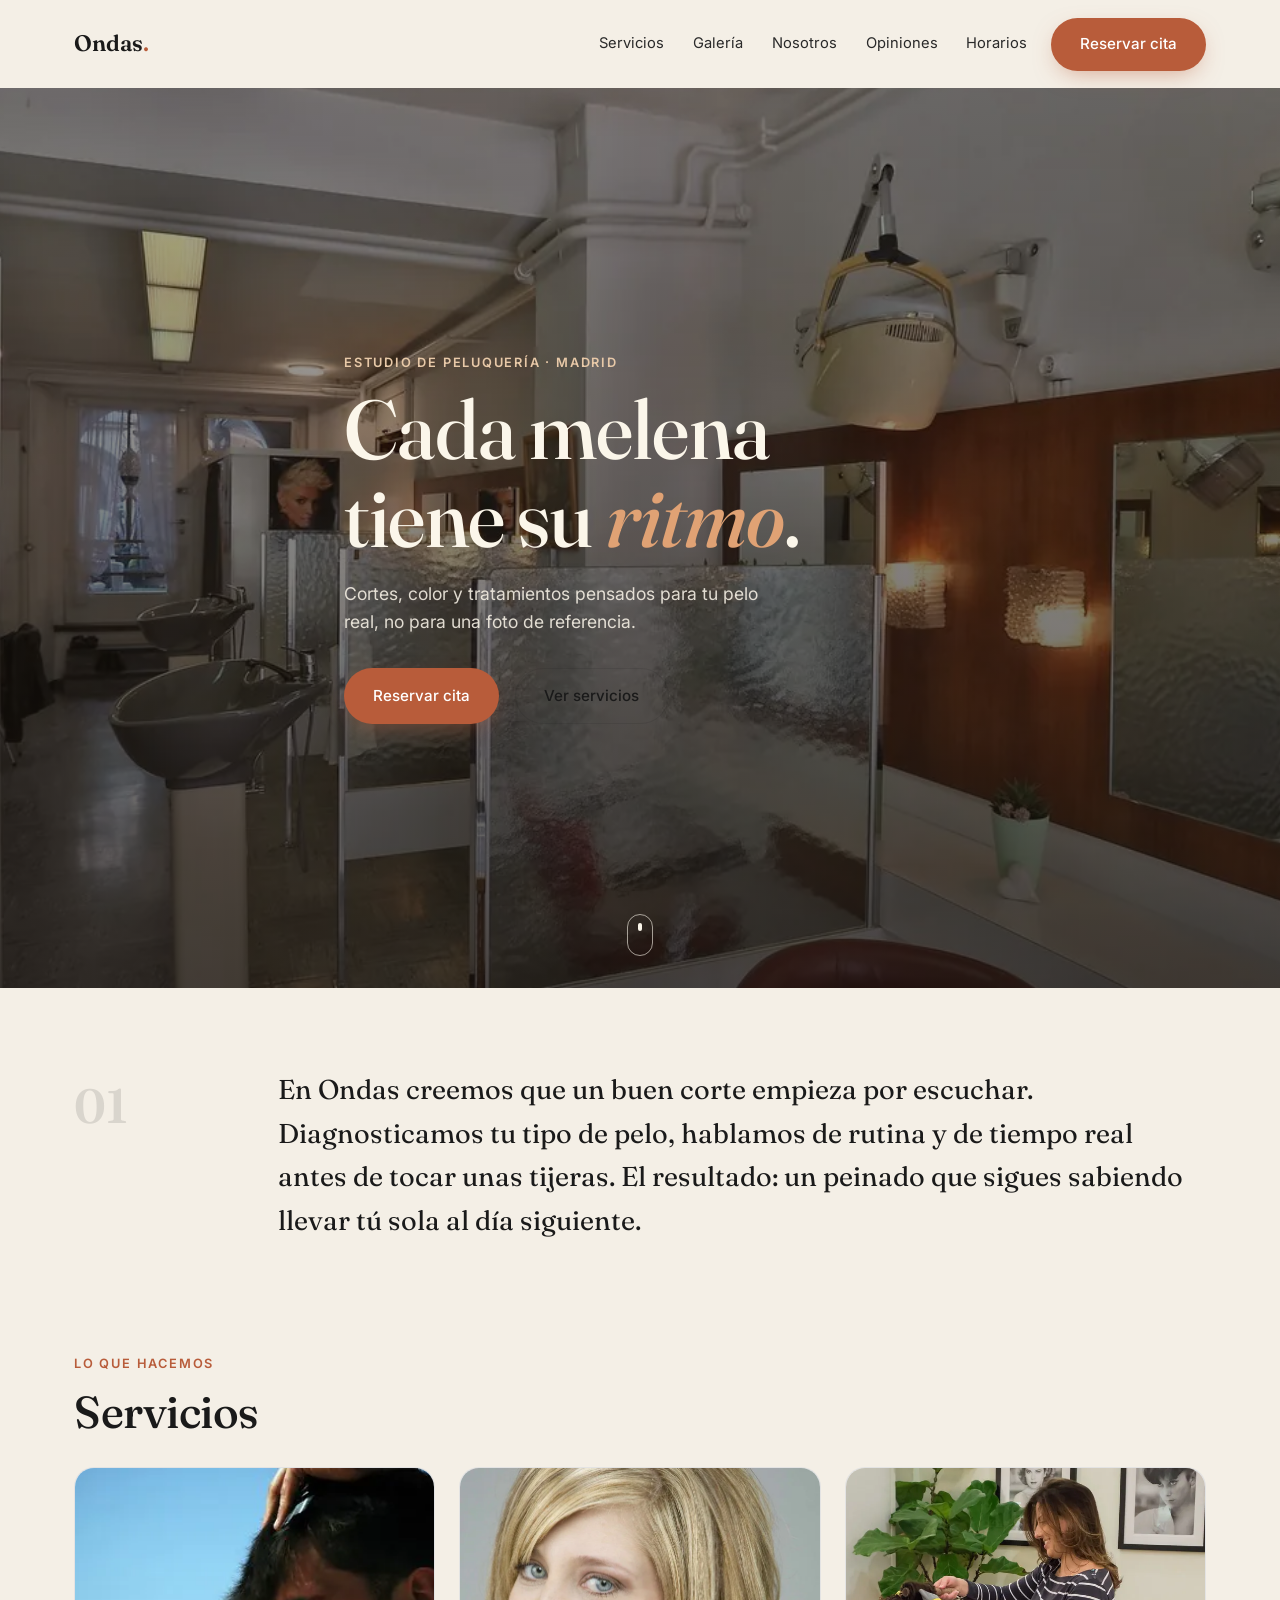
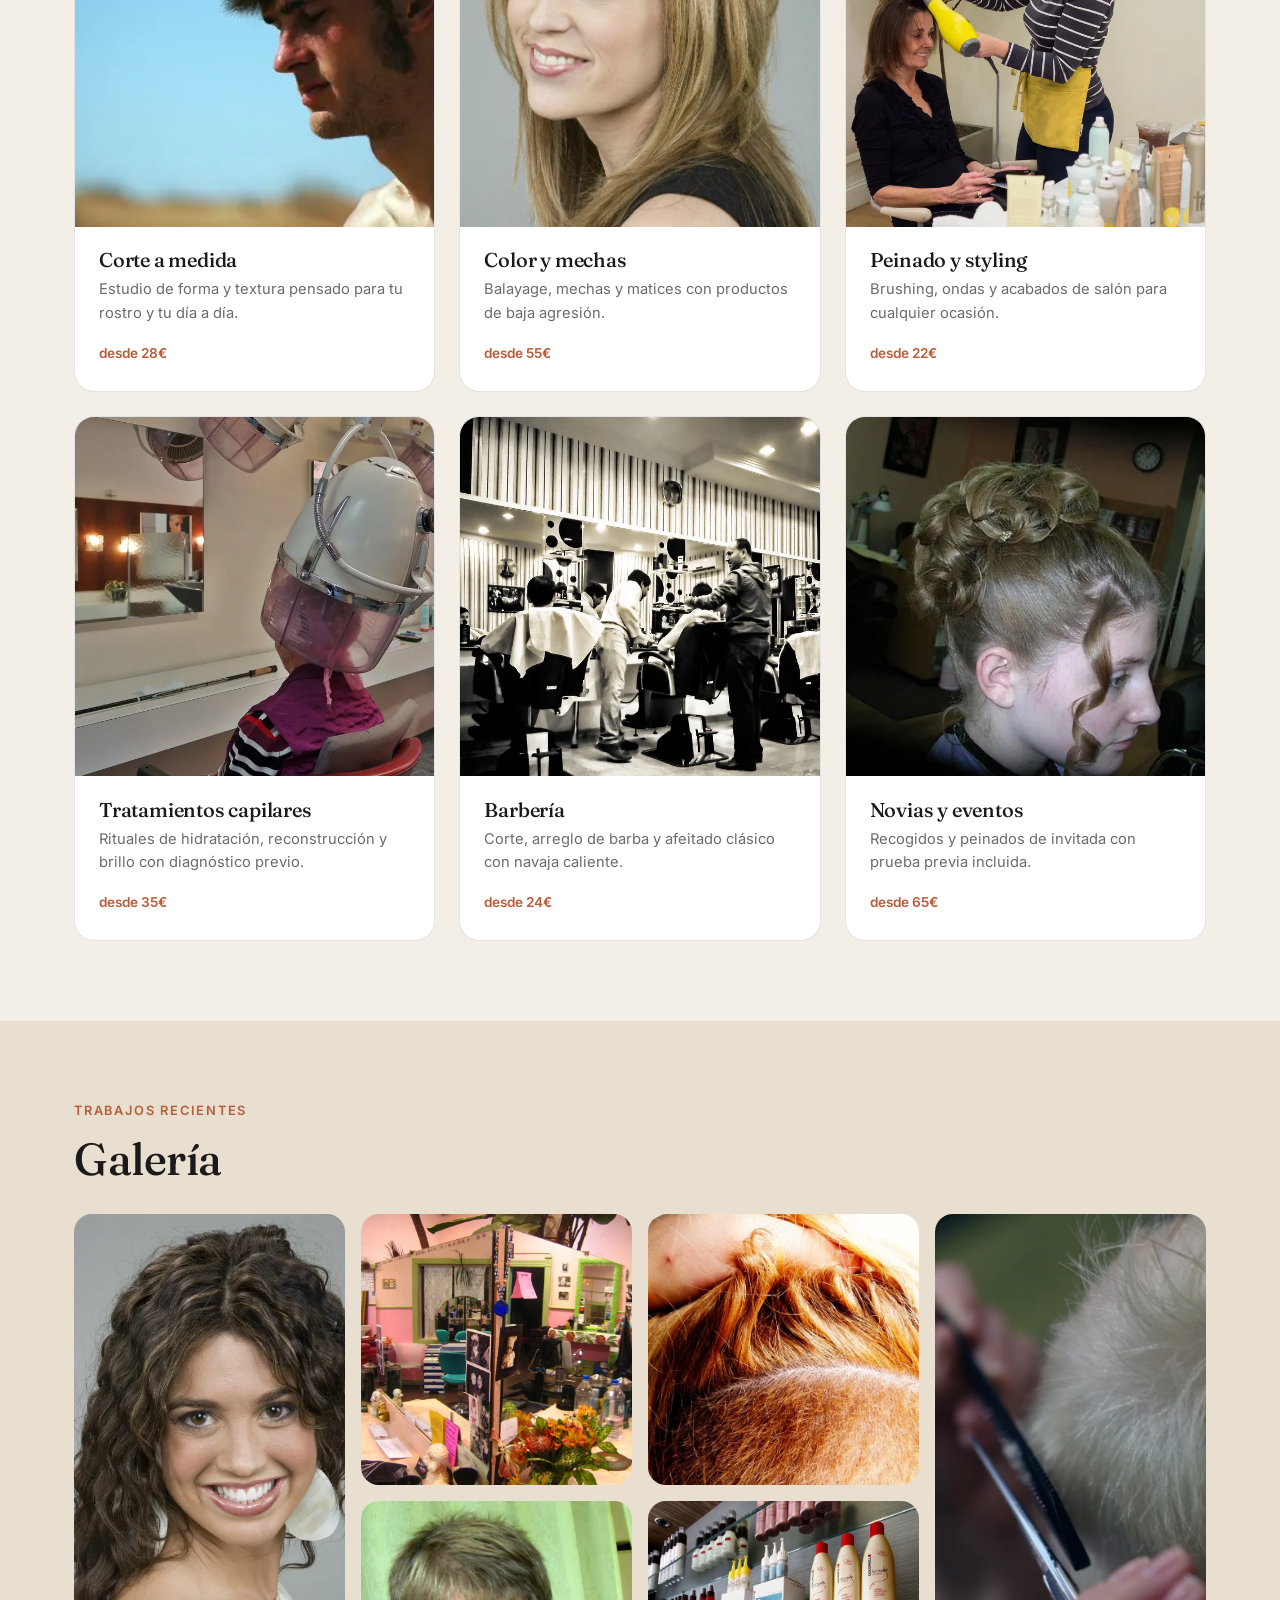
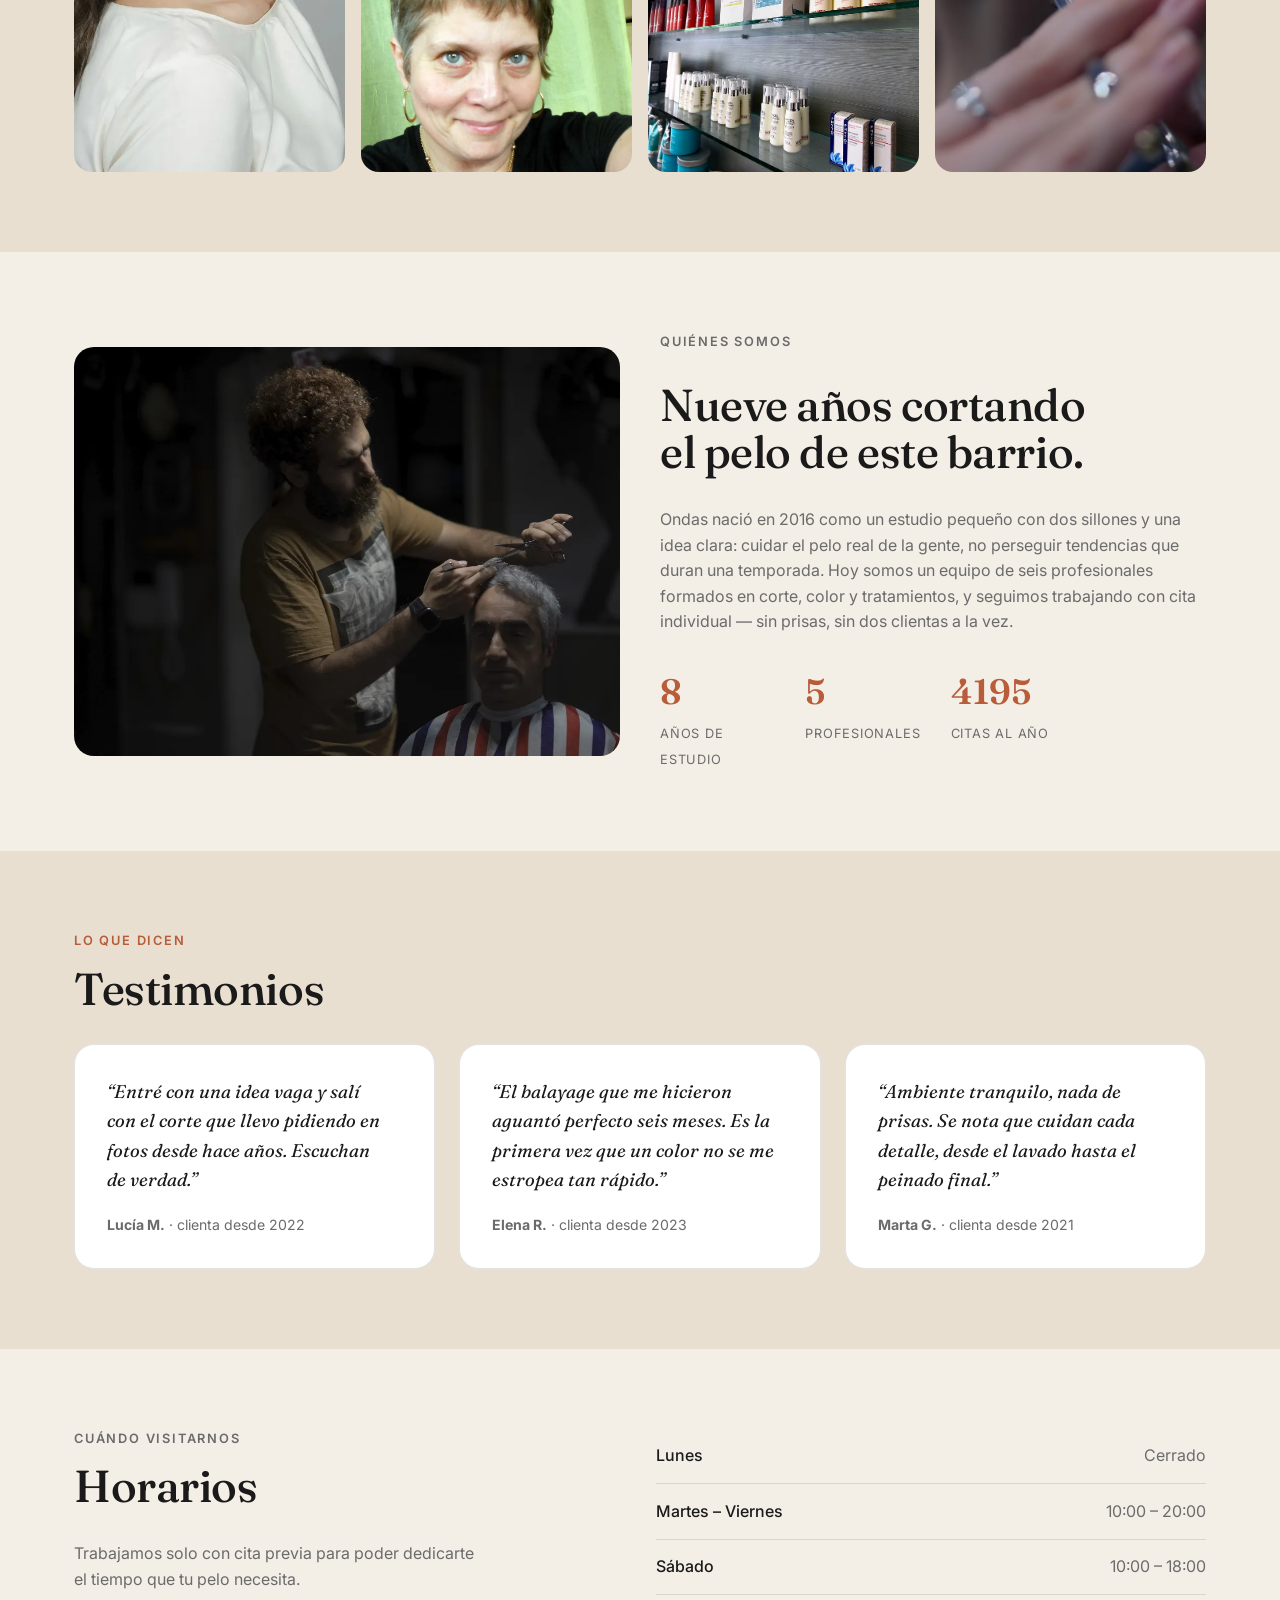
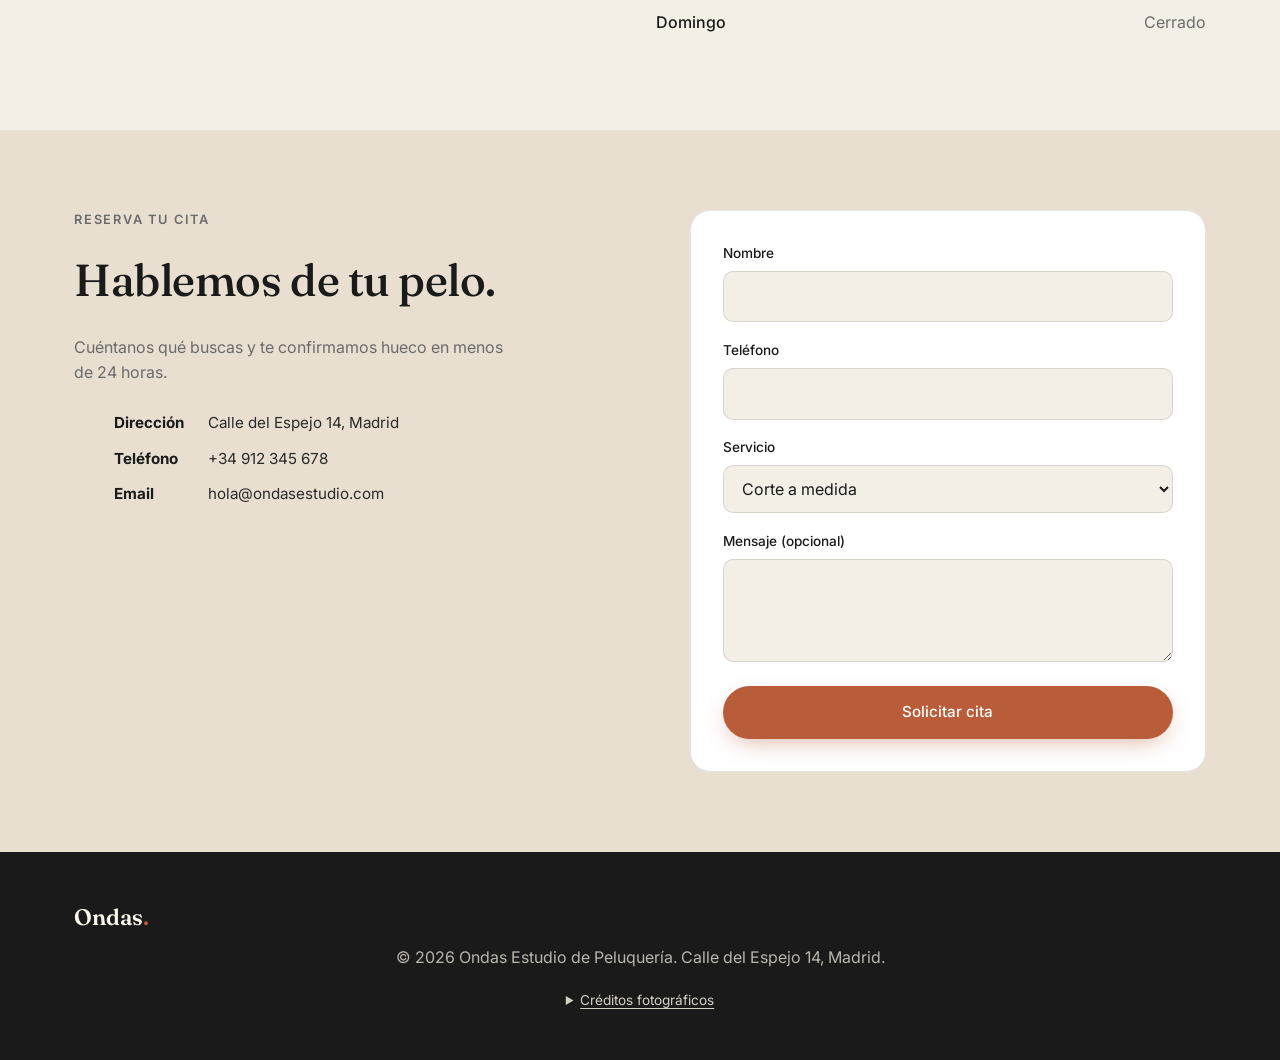
<file: ondas-peluqueria/index.html>
<!DOCTYPE html>
<html lang="es">
<head>
<meta charset="UTF-8">
<meta name="viewport" content="width=device-width, initial-scale=1.0">
<title>Ondas Estudio de Peluquería — Madrid</title>
<meta name="description" content="Ondas Estudio de Peluquería en Madrid: corte, color, peinado, tratamientos capilares, barbería y novias. Reserva tu cita.">

<link rel="preload" as="image" href="assets/img/hero.webp" fetchpriority="high">
<link rel="preconnect" href="https://fonts.googleapis.com">
<link rel="preconnect" href="https://fonts.gstatic.com" crossorigin>
<link rel="stylesheet" href="https://fonts.googleapis.com/css2?family=Fraunces:ital,opsz,wght@0,9..144,300;0,9..144,500;0,9..144,600;1,9..144,400;1,9..144,500&family=Inter:wght@300;400;500;600&display=swap">

<link rel="icon" href="data:image/svg+xml,<svg xmlns=%22http://www.w3.org/2000/svg%22 viewBox=%220 0 100 100%22><text y=%22.9em%22 font-size=%2290%22>〜</text></svg>">
<link rel="stylesheet" href="styles.css?v=20260908">
</head>
<body>

<a class="skip-link" href="#contenido">Saltar al contenido</a>

<header class="nav" data-nav>
  <div class="nav-inner container">
    <a href="#top" class="nav-brand">Ondas<span>.</span></a>
    <nav class="nav-links" aria-label="Navegación principal">
      <a href="#servicios">Servicios</a>
      <a href="#galeria">Galería</a>
      <a href="#nosotros">Nosotros</a>
      <a href="#testimonios">Opiniones</a>
      <a href="#horarios">Horarios</a>
    </nav>
    <a href="#contacto" class="btn btn-primary nav-cta">Reservar cita</a>
    <button class="nav-toggle" data-nav-toggle aria-label="Abrir menú" aria-expanded="false">
      <span></span><span></span><span></span>
    </button>
  </div>
</header>

<main id="contenido">

  <section class="hero" id="top">
    <img src="assets/img/hero.webp" class="hero-bg" alt="Interior cálido del estudio Ondas, con sillones y espejos de peluquería" fetchpriority="high" loading="eager">
    <div class="hero-overlay"></div>
    <div class="hero-content container">
      <p class="kicker reveal">Estudio de peluquería · Madrid</p>
      <h1 class="hero-title reveal">Cada melena<br>tiene su <em>ritmo</em>.</h1>
      <p class="hero-sub reveal">Cortes, color y tratamientos pensados para tu pelo real, no para una foto de referencia.</p>
      <div class="hero-actions reveal">
        <a href="#contacto" class="btn btn-primary">Reservar cita</a>
        <a href="#servicios" class="btn btn-ghost">Ver servicios</a>
      </div>
    </div>
    <a href="#servicios" class="scroll-cue" aria-label="Bajar a servicios"><span></span></a>
  </section>

  <section class="manifesto container">
    <div class="manifesto-num reveal">01</div>
    <p class="manifesto-text reveal">
      En Ondas creemos que un buen corte empieza por escuchar. Diagnosticamos tu tipo de pelo,
      hablamos de rutina y de tiempo real antes de tocar unas tijeras. El resultado: un peinado
      que sigues sabiendo llevar tú sola al día siguiente.
    </p>
  </section>

  <section class="section" id="servicios">
    <div class="container">
      <p class="kicker reveal">Lo que hacemos</p>
      <h2 class="section-title reveal">Servicios</h2>
      <div class="services-grid" data-services>
        <article class="service-card reveal">
          <img src="assets/img/svc-corte.webp" alt="Peluquera cortando el pelo con tijeras" loading="lazy" decoding="async">
          <div class="service-body">
            <h3>Corte a medida</h3>
            <p>Estudio de forma y textura pensado para tu rostro y tu día a día.</p>
            <span class="service-price">desde 28€</span>
          </div>
        </article>
        <article class="service-card reveal">
          <img src="assets/img/svc-color.webp" alt="Melena con mechas rubias" loading="lazy" decoding="async">
          <div class="service-body">
            <h3>Color y mechas</h3>
            <p>Balayage, mechas y matices con productos de baja agresión.</p>
            <span class="service-price">desde 55€</span>
          </div>
        </article>
        <article class="service-card reveal">
          <img src="assets/img/svc-peinado.webp" alt="Peinado tipo brushing terminado" loading="lazy" decoding="async">
          <div class="service-body">
            <h3>Peinado y styling</h3>
            <p>Brushing, ondas y acabados de salón para cualquier ocasión.</p>
            <span class="service-price">desde 22€</span>
          </div>
        </article>
        <article class="service-card reveal">
          <img src="assets/img/svc-tratamiento.webp" alt="Clienta bajo secador de casco en un tratamiento capilar" loading="lazy" decoding="async">
          <div class="service-body">
            <h3>Tratamientos capilares</h3>
            <p>Rituales de hidratación, reconstrucción y brillo con diagnóstico previo.</p>
            <span class="service-price">desde 35€</span>
          </div>
        </article>
        <article class="service-card reveal">
          <img src="assets/img/svc-barberia.webp" alt="Interior de una barbería clásica con varios sillones" loading="lazy" decoding="async">
          <div class="service-body">
            <h3>Barbería</h3>
            <p>Corte, arreglo de barba y afeitado clásico con navaja caliente.</p>
            <span class="service-price">desde 24€</span>
          </div>
        </article>
        <article class="service-card reveal">
          <img src="assets/img/svc-novias.webp" alt="Recogido de novia con detalle floral" loading="lazy" decoding="async">
          <div class="service-body">
            <h3>Novias y eventos</h3>
            <p>Recogidos y peinados de invitada con prueba previa incluida.</p>
            <span class="service-price">desde 65€</span>
          </div>
        </article>
      </div>
    </div>
  </section>

  <section class="section section-tint" id="galeria">
    <div class="container">
      <p class="kicker reveal">Trabajos recientes</p>
      <h2 class="section-title reveal">Galería</h2>
      <div class="bento-grid">
        <figure class="bento-item bento-tall reveal">
          <img src="assets/img/gallery-1.webp" alt="Melena rizada con acabado natural" loading="lazy" decoding="async">
        </figure>
        <figure class="bento-item reveal">
          <img src="assets/img/gallery-2.webp" alt="Sillón y espejo del estudio Ondas" loading="lazy" decoding="async">
        </figure>
        <figure class="bento-item reveal">
          <img src="assets/img/gallery-3.webp" alt="Detalle de color rubio con matices" loading="lazy" decoding="async">
        </figure>
        <figure class="bento-item bento-tall reveal">
          <img src="assets/img/gallery-4.webp" alt="Herramientas de peluquería sobre el tocador" loading="lazy" decoding="async">
        </figure>
        <figure class="bento-item reveal">
          <img src="assets/img/gallery-5.webp" alt="Corte corto con movimiento" loading="lazy" decoding="async">
        </figure>
        <figure class="bento-item reveal">
          <img src="assets/img/gallery-6.webp" alt="Productos capilares del estudio" loading="lazy" decoding="async">
        </figure>
      </div>
    </div>
  </section>

  <section class="section about" id="nosotros">
    <div class="container about-grid">
      <figure class="about-figure reveal">
        <img src="assets/img/about-team.webp" alt="Peluquero cortando el pelo a un cliente" loading="lazy" decoding="async">
      </figure>
      <div class="about-copy">
        <p class="kicker reveal">Quiénes somos</p>
        <h2 class="section-title reveal">Nueve años cortando<br>el pelo de este barrio.</h2>
        <p class="reveal">
          Ondas nació en 2016 como un estudio pequeño con dos sillones y una idea clara: cuidar el
          pelo real de la gente, no perseguir tendencias que duran una temporada. Hoy somos un
          equipo de seis profesionales formados en corte, color y tratamientos, y seguimos
          trabajando con cita individual — sin prisas, sin dos clientas a la vez.
        </p>
        <div class="about-stats">
          <div class="stat reveal">
            <span class="stat-num" data-count-to="9">0</span>
            <span class="stat-label">años de estudio</span>
          </div>
          <div class="stat reveal">
            <span class="stat-num" data-count-to="6">0</span>
            <span class="stat-label">profesionales</span>
          </div>
          <div class="stat reveal">
            <span class="stat-num" data-count-to="4800">0</span>
            <span class="stat-label">citas al año</span>
          </div>
        </div>
      </div>
    </div>
  </section>

  <section class="section section-tint" id="testimonios">
    <div class="container">
      <p class="kicker reveal">Lo que dicen</p>
      <h2 class="section-title reveal">Testimonios</h2>
      <div class="testimonials-grid">
        <blockquote class="testimonial-card reveal">
          <p>&ldquo;Entré con una idea vaga y salí con el corte que llevo pidiendo en fotos desde hace años. Escuchan de verdad.&rdquo;</p>
          <footer><strong>Lucía M.</strong> · clienta desde 2022</footer>
        </blockquote>
        <blockquote class="testimonial-card reveal">
          <p>&ldquo;El balayage que me hicieron aguantó perfecto seis meses. Es la primera vez que un color no se me estropea tan rápido.&rdquo;</p>
          <footer><strong>Elena R.</strong> · clienta desde 2023</footer>
        </blockquote>
        <blockquote class="testimonial-card reveal">
          <p>&ldquo;Ambiente tranquilo, nada de prisas. Se nota que cuidan cada detalle, desde el lavado hasta el peinado final.&rdquo;</p>
          <footer><strong>Marta G.</strong> · clienta desde 2021</footer>
        </blockquote>
      </div>
    </div>
  </section>

  <section class="section" id="horarios">
    <div class="container hours-grid">
      <div class="hours-copy">
        <p class="kicker reveal">Cuándo visitarnos</p>
        <h2 class="section-title reveal">Horarios</h2>
        <p class="reveal">Trabajamos solo con cita previa para poder dedicarte el tiempo que tu pelo necesita.</p>
      </div>
      <table class="hours-table reveal">
        <tbody>
          <tr><th>Lunes</th><td>Cerrado</td></tr>
          <tr><th>Martes – Viernes</th><td>10:00 – 20:00</td></tr>
          <tr><th>Sábado</th><td>10:00 – 18:00</td></tr>
          <tr><th>Domingo</th><td>Cerrado</td></tr>
        </tbody>
      </table>
    </div>
  </section>

  <section class="section section-cta" id="contacto">
    <div class="container cta-grid">
      <div class="cta-copy">
        <p class="kicker reveal">Reserva tu cita</p>
        <h2 class="section-title reveal">Hablemos de tu pelo.</h2>
        <p class="reveal">Cuéntanos qué buscas y te confirmamos hueco en menos de 24 horas.</p>
        <ul class="cta-info reveal">
          <li><strong>Dirección</strong> Calle del Espejo 14, Madrid</li>
          <li><strong>Teléfono</strong> <a href="tel:+34912345678">+34 912 345 678</a></li>
          <li><strong>Email</strong> <a href="mailto:hola@ondasestudio.com">hola@ondasestudio.com</a></li>
        </ul>
      </div>
      <form class="cta-form reveal" data-reserve-form novalidate>
        <div class="form-row">
          <label for="f-name">Nombre</label>
          <input id="f-name" name="name" type="text" required autocomplete="name">
        </div>
        <div class="form-row">
          <label for="f-phone">Teléfono</label>
          <input id="f-phone" name="phone" type="tel" required autocomplete="tel">
        </div>
        <div class="form-row">
          <label for="f-service">Servicio</label>
          <select id="f-service" name="service">
            <option>Corte a medida</option>
            <option>Color y mechas</option>
            <option>Peinado y styling</option>
            <option>Tratamientos capilares</option>
            <option>Barbería</option>
            <option>Novias y eventos</option>
          </select>
        </div>
        <div class="form-row">
          <label for="f-msg">Mensaje (opcional)</label>
          <textarea id="f-msg" name="message" rows="3"></textarea>
        </div>
        <button type="submit" class="btn btn-primary form-submit">
          <span class="btn-label">Solicitar cita</span>
        </button>
        <p class="form-note" data-form-note hidden>Gracias — te confirmaremos por teléfono o email en menos de 24 horas.</p>
      </form>
    </div>
  </section>

</main>

<footer class="footer">
  <div class="container footer-inner">
    <a href="#top" class="nav-brand">Ondas<span>.</span></a>
    <p>&copy; 2026 Ondas Estudio de Peluquería. Calle del Espejo 14, Madrid.</p>
    <details class="credits">
      <summary>Créditos fotográficos</summary>
      <p class="credits-note">Todas las fotografías son de uso libre con atribución, vía Openverse.</p>
      <ul class="credits-list">
        <li><a href="https://www.flickr.com/photos/70981241@N00/51998350660" target="_blank" rel="noopener">"Rheineck - Hair Salon 1970-2022"</a> — Welcome to Switzerland backstage!, vía Flickr (CC BY 2.0)</li>
        <li><a href="https://www.flickr.com/photos/35468134730@N01/3500051" target="_blank" rel="noopener">"getting hair done in desert"</a> — loufi, vía Flickr (CC BY 2.0)</li>
        <li><a href="https://www.flickr.com/photos/75349763@N04/6776475056" target="_blank" rel="noopener">"Long blonde hair with highlights"</a> — colourauthority.com, vía Flickr (CC BY 2.0)</li>
        <li><a href="https://www.flickr.com/photos/92269745@N00/11937961243" target="_blank" rel="noopener">"Jenny's Blowout"</a> — ralph and jenny, vía Flickr (CC BY 2.0)</li>
        <li><a href="https://www.flickr.com/photos/70981241@N00/51931119120" target="_blank" rel="noopener">"Rheineck - Time Capsule"</a> — Welcome to Switzerland backstage!, vía Flickr (CC BY 2.0)</li>
        <li><a href="https://www.flickr.com/photos/55293400@N07/11840382553" target="_blank" rel="noopener">"Barber Shop"</a> — Ömer Ünlü, vía Flickr (CC BY 2.0)</li>
        <li><a href="https://www.flickr.com/photos/53445623@N05/4939957512" target="_blank" rel="noopener">"Wedding Hair Updo Styling"</a> — hairmagicbymila, vía Flickr (CC BY 2.0)</li>
        <li><a href="https://www.flickr.com/photos/75349763@N04/6776474934" target="_blank" rel="noopener">"Long, curly brown hair with highlights"</a> — colourauthority.com, vía Flickr (CC BY 2.0)</li>
        <li><a href="https://www.flickr.com/photos/35034361412@N01/405538497" target="_blank" rel="noopener">"Mirrors are fun"</a> — rick, vía Flickr (CC BY 2.0)</li>
        <li><a href="https://www.flickr.com/photos/69964167@N07/6784577922" target="_blank" rel="noopener">"Hair"</a> — Alaska Carter, vía Flickr (CC BY 2.0)</li>
        <li><a href="https://stocksnap.io/photo/hair-cut-ASMG0XOU6M" target="_blank" rel="noopener">"Hair Cut"</a> — Candace McDaniel, vía StockSnap (CC0 1.0, dominio público)</li>
        <li><a href="https://www.flickr.com/photos/34756977@N00/4772548484" target="_blank" rel="noopener">"Shortest haircut yet"</a> — Rochelle Hartman, vía Flickr (CC BY 2.0)</li>
        <li><a href="https://www.flickr.com/photos/17868205@N00/8033043772" target="_blank" rel="noopener">"Pro Touch"</a> — Phalinn Ooi, vía Flickr (CC BY 2.0)</li>
        <li><a href="https://commons.wikimedia.org/w/index.php?curid=93318821" target="_blank" rel="noopener">"Fashion stylists - Jorj Barber"</a> — Mostafameraji, vía Wikimedia Commons (CC0 1.0, dominio público)</li>
      </ul>
    </details>
  </div>
</footer>

<script defer src="lib/gsap.min.js"></script>
<script defer src="lib/ScrollTrigger.min.js"></script>
<script defer src="lib/manifest.js"></script>
<script defer src="main.js?v=20260908"></script>
</body>
</html>
</file>
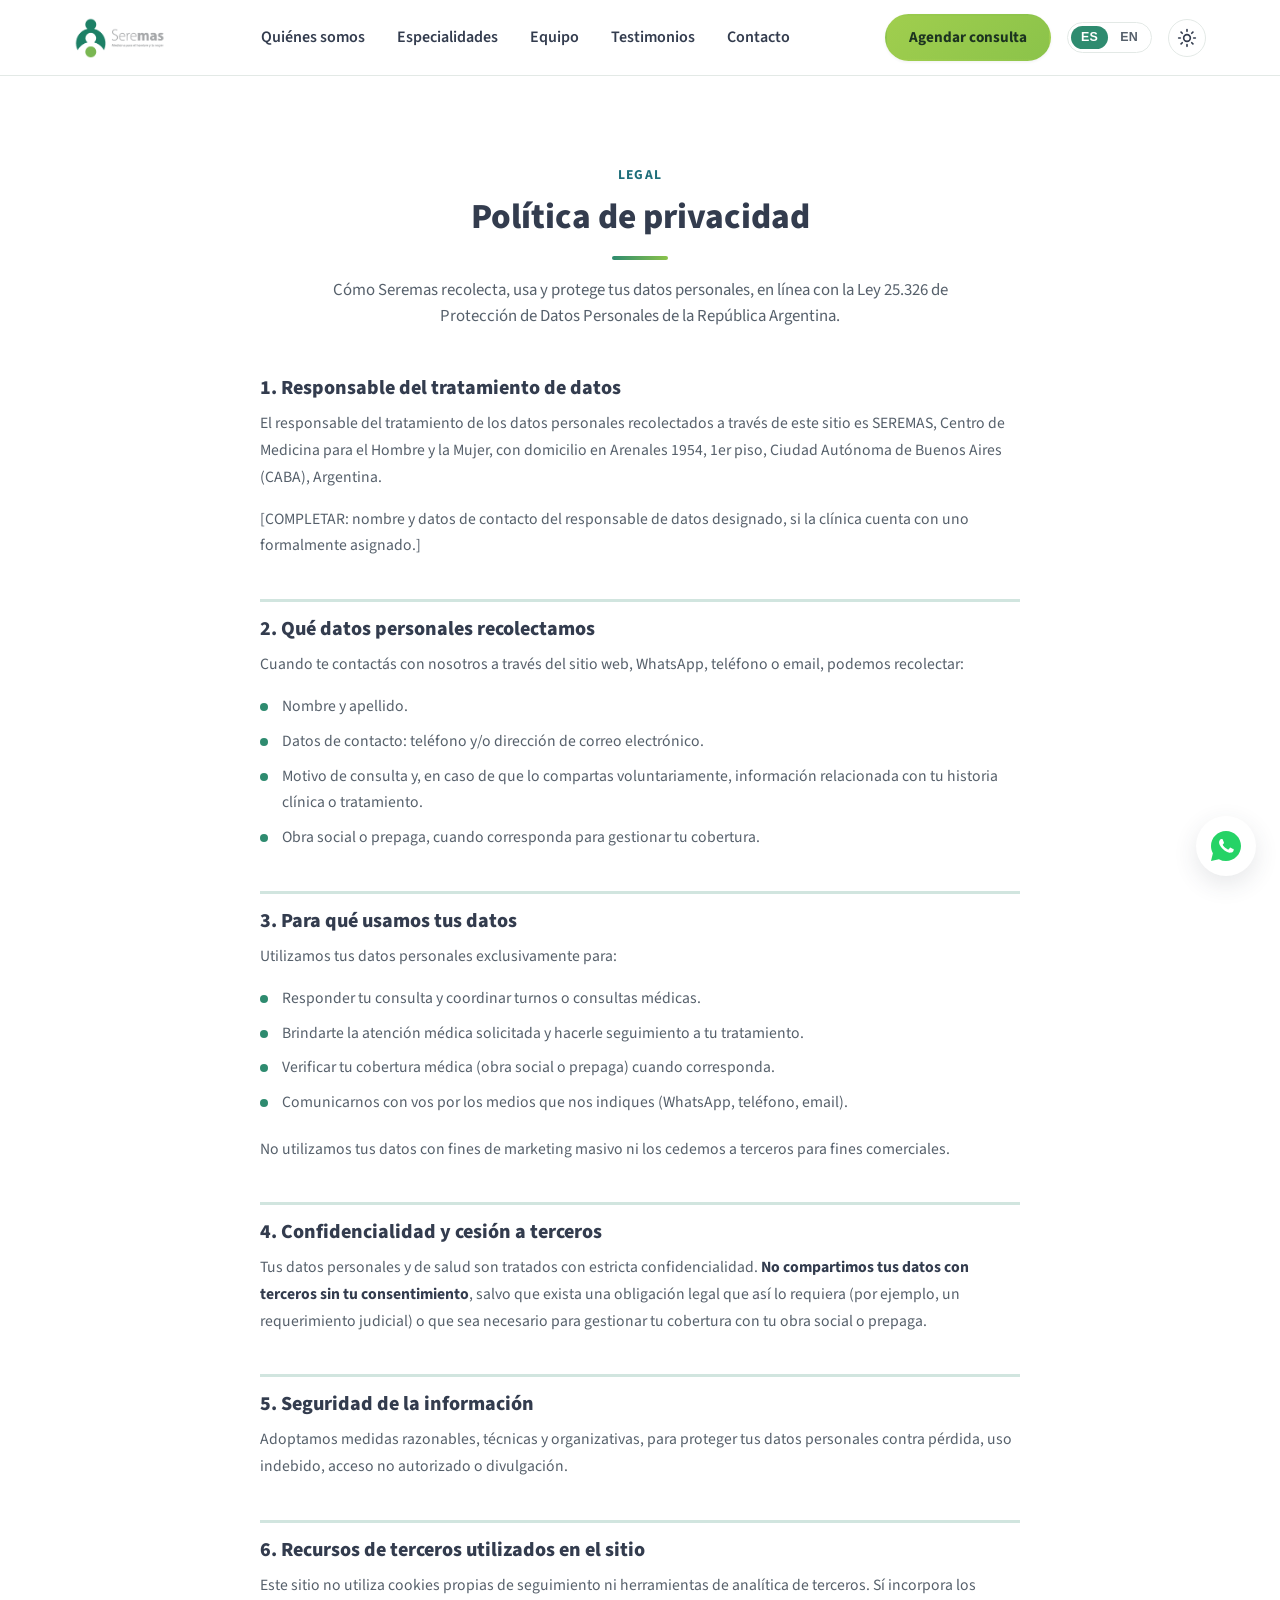
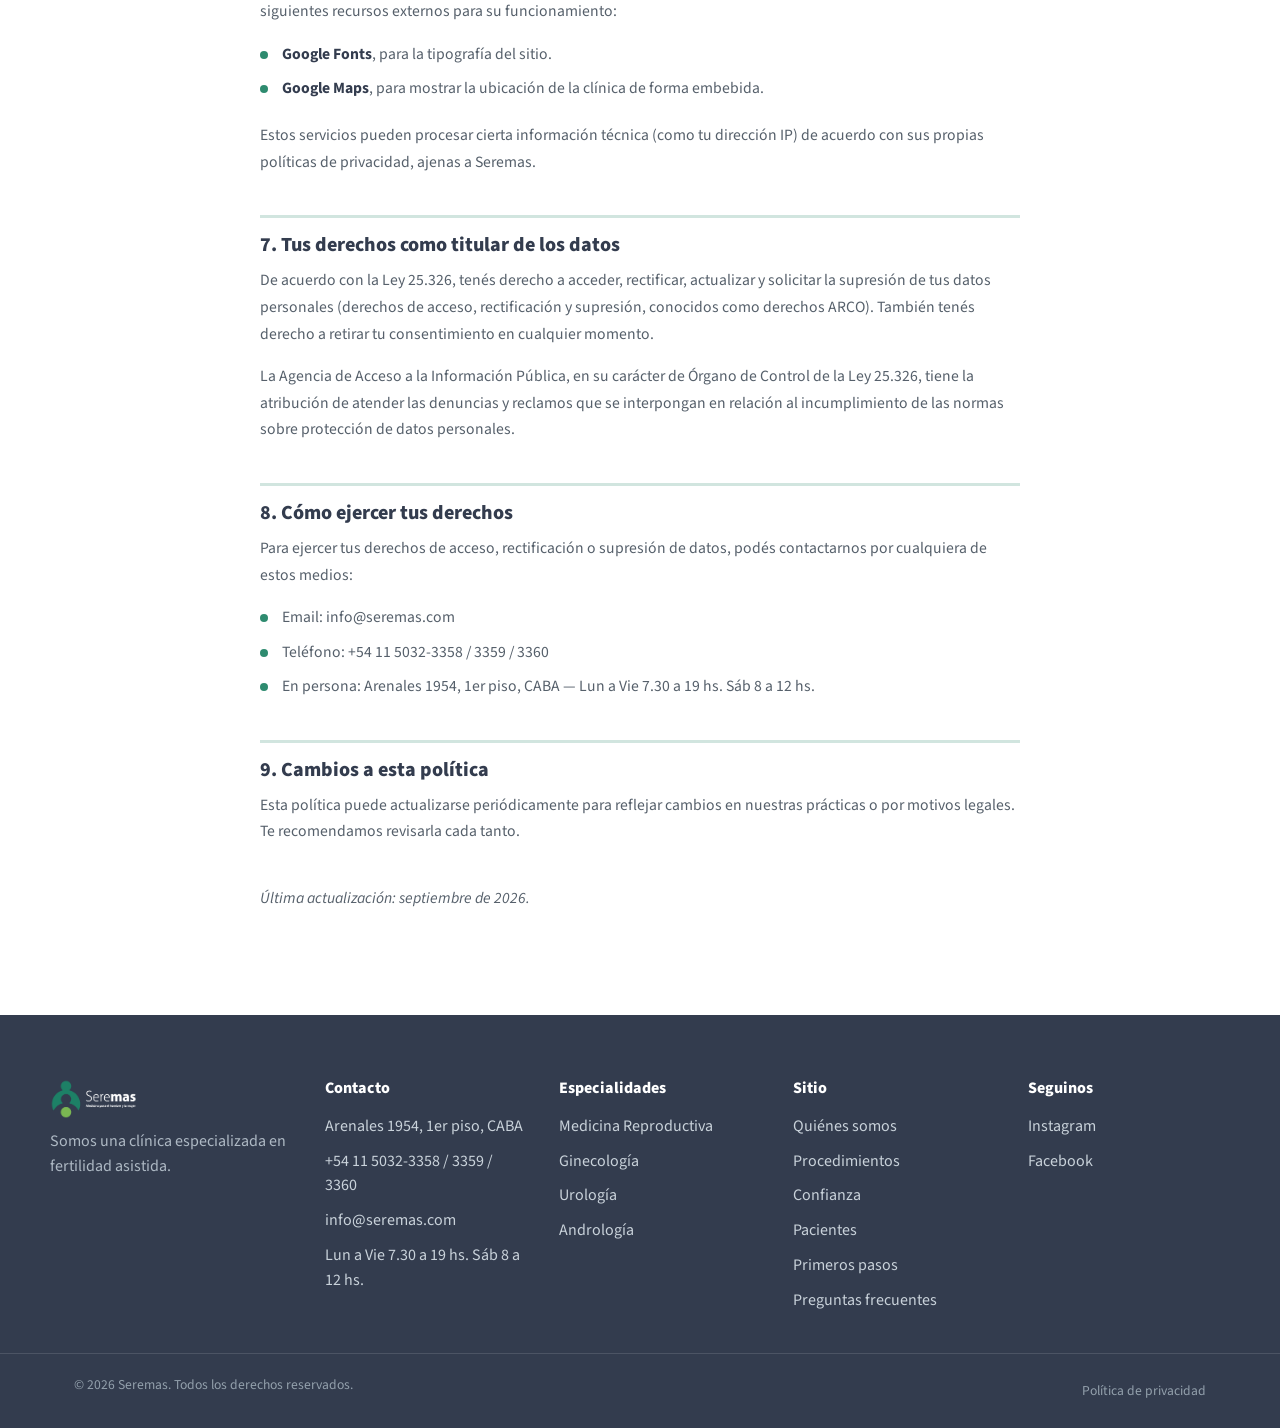
<file: privacidad.html>
<!DOCTYPE html>
<html lang="es-AR">
<head>
<!-- Google Tag Manager -->
<script>(function(w,d,s,l,i){w[l]=w[l]||[];w[l].push({'gtm.start':
new Date().getTime(),event:'gtm.js'});var f=d.getElementsByTagName(s)[0],
j=d.createElement(s),dl=l!='dataLayer'?'&l='+l:'';j.async=true;j.src=
'https://www.googletagmanager.com/gtm.js?id='+i+dl;f.parentNode.insertBefore(j,f);
})(window,document,'script','dataLayer','GTM-5XZQ866P');</script>
<!-- End Google Tag Manager -->
<!-- Aplica idioma/tema guardados antes del primer render para evitar parpadeo (FOUC). -->
<script>
(function () {
  try {
    if (localStorage.getItem('seremas-theme') === 'dark') {
      document.documentElement.setAttribute('data-theme', 'dark');
    }
    if (localStorage.getItem('seremas-lang') === 'en') {
      document.documentElement.setAttribute('lang', 'en');
    }
  } catch (e) {}
})();
</script>
<meta charset="UTF-8">
<meta name="viewport" content="width=device-width, initial-scale=1.0">
<link rel="icon" href="/favicon.png" type="image/png">
<title>Política de privacidad | Seremas</title>
<meta name="description" content="Política de privacidad y protección de datos personales de Seremas, en línea con la Ley 25.326 de Protección de Datos Personales.">
<meta property="og:title" content="Política de privacidad | Seremas">
<meta property="og:description" content="Política de privacidad y protección de datos personales de Seremas, en línea con la Ley 25.326 de Protección de Datos Personales.">
<meta property="og:image" content="https://seremas.com/img/og-preview.jpg">
<meta property="og:image:width" content="1200">
<meta property="og:image:height" content="630">
<meta property="og:url" content="https://seremas.com/privacidad.html">
<meta property="og:type" content="website">
<meta name="twitter:card" content="summary_large_image">
<meta name="twitter:image" content="https://seremas.com/img/og-preview.jpg">
<link rel="preconnect" href="https://fonts.googleapis.com">
<link rel="preconnect" href="https://fonts.gstatic.com" crossorigin>
<link href="https://fonts.googleapis.com/css2?family=Source+Sans+3:wght@400;500;600;700;800&display=swap" rel="stylesheet">
<link rel="stylesheet" href="css/styles.css">
</head>
<body>
<!-- Google Tag Manager (noscript) -->
<noscript><iframe src="https://www.googletagmanager.com/ns.html?id=GTM-5XZQ866P"
height="0" width="0" style="display:none;visibility:hidden"></iframe></noscript>
<!-- End Google Tag Manager (noscript) -->

<a class="skip-link" href="#contenido" data-i18n="skip.link">Saltar al contenido principal</a>

<!-- ===== HEADER ===== -->
<header class="site-header" id="site-header">
  <div class="container header-inner">
    <a href="index.html#inicio" class="logo" aria-label="Seremas - Inicio">
      <img src="img/logo/logo-seremas-gris.png" alt="Seremas - Medicina para el hombre y la mujer" class="logo-img" width="218" height="99">
    </a>

    <nav class="main-nav" id="main-nav" aria-label="Navegación principal">
      <ul>
        <li><a href="quienes-somos.html" data-i18n="nav.quienesSomos">Quiénes somos</a></li>
        <li><a href="index.html#especialidades" data-i18n="nav.especialidades">Especialidades</a></li>
        <li><a href="index.html#equipo" data-i18n="nav.equipo">Equipo</a></li>
        <li><a href="index.html#testimonios" data-i18n="nav.testimonios">Testimonios</a></li>
        <li><a href="index.html#direccion" data-i18n="nav.contacto">Contacto</a></li>
      </ul>
    </nav>

    <div class="header-actions">
      <a href="index.html#reservar" class="btn btn-primary btn-header-cta" data-i18n="header.cta">Agendar consulta</a>
      <div class="lang-toggle" id="lang-toggle" role="group" aria-label="Seleccionar idioma / Select language" data-i18n-aria-label="header.langToggleAria">
        <button type="button" class="lang-option" data-lang="es" aria-pressed="true">ES</button>
        <button type="button" class="lang-option" data-lang="en" aria-pressed="false">EN</button>
      </div>
      <button type="button" class="theme-toggle" id="theme-toggle" aria-label="Cambiar entre modo claro y oscuro" data-i18n-aria-label="header.themeToggleAria">
        <svg class="icon-sun" width="20" height="20" viewBox="0 0 24 24" fill="none" stroke="currentColor" stroke-width="2" stroke-linecap="round" stroke-linejoin="round" aria-hidden="true"><circle cx="12" cy="12" r="4"/><path d="M12 2v2M12 20v2M4.9 4.9l1.4 1.4M17.7 17.7l1.4 1.4M2 12h2M20 12h2M4.9 19.1l1.4-1.4M17.7 6.3l1.4-1.4"/></svg>
        <svg class="icon-moon" width="20" height="20" viewBox="0 0 24 24" fill="none" stroke="currentColor" stroke-width="2" stroke-linecap="round" stroke-linejoin="round" aria-hidden="true"><path d="M21 12.8A9 9 0 1 1 11.2 3 7 7 0 0 0 21 12.8Z"/></svg>
      </button>
      <button class="nav-toggle" id="nav-toggle" aria-expanded="false" aria-controls="main-nav" aria-label="Abrir menú de navegación" data-i18n-aria-label="header.navToggleAria">
        <span></span><span></span><span></span>
      </button>
    </div>
  </div>
</header>

<main id="contenido">

  <!-- ===== POLÍTICA DE PRIVACIDAD ===== -->
  <section class="section">
    <div class="container">
      <div class="section-head">
        <p class="eyebrow eyebrow-dark" data-i18n="legal.eyebrow">Legal</p>
        <h1 data-i18n="privacidad.title">Política de privacidad</h1>
        <p class="section-sub" data-i18n="privacidad.sub">Cómo Seremas recolecta, usa y protege tus datos personales, en línea con la Ley 25.326 de Protección de Datos Personales de la República Argentina.</p>
      </div>

      <div class="legal-content">
        <h2 data-i18n="priv.h1">1. Responsable del tratamiento de datos</h2>
        <p data-i18n="priv.p1a">El responsable del tratamiento de los datos personales recolectados a través de este sitio es SEREMAS, Centro de Medicina para el Hombre y la Mujer, con domicilio en Arenales 1954, 1er piso, Ciudad Autónoma de Buenos Aires (CABA), Argentina.</p>
        <p data-i18n="priv.p1b">[COMPLETAR: nombre y datos de contacto del responsable de datos designado, si la clínica cuenta con uno formalmente asignado.]</p>

        <h2 data-i18n="priv.h2">2. Qué datos personales recolectamos</h2>
        <p data-i18n="priv.p2">Cuando te contactás con nosotros a través del sitio web, WhatsApp, teléfono o email, podemos recolectar:</p>
        <ul>
          <li data-i18n="priv.p2li1">Nombre y apellido.</li>
          <li data-i18n="priv.p2li2">Datos de contacto: teléfono y/o dirección de correo electrónico.</li>
          <li data-i18n="priv.p2li3">Motivo de consulta y, en caso de que lo compartas voluntariamente, información relacionada con tu historia clínica o tratamiento.</li>
          <li data-i18n="priv.p2li4">Obra social o prepaga, cuando corresponda para gestionar tu cobertura.</li>
        </ul>

        <h2 data-i18n="priv.h3">3. Para qué usamos tus datos</h2>
        <p data-i18n="priv.p3">Utilizamos tus datos personales exclusivamente para:</p>
        <ul>
          <li data-i18n="priv.p3li1">Responder tu consulta y coordinar turnos o consultas médicas.</li>
          <li data-i18n="priv.p3li2">Brindarte la atención médica solicitada y hacerle seguimiento a tu tratamiento.</li>
          <li data-i18n="priv.p3li3">Verificar tu cobertura médica (obra social o prepaga) cuando corresponda.</li>
          <li data-i18n="priv.p3li4">Comunicarnos con vos por los medios que nos indiques (WhatsApp, teléfono, email).</li>
        </ul>
        <p data-i18n="priv.p3b">No utilizamos tus datos con fines de marketing masivo ni los cedemos a terceros para fines comerciales.</p>

        <h2 data-i18n="priv.h4">4. Confidencialidad y cesión a terceros</h2>
        <p data-i18n-html="priv.p4">Tus datos personales y de salud son tratados con estricta confidencialidad. <strong>No compartimos tus datos con terceros sin tu consentimiento</strong>, salvo que exista una obligación legal que así lo requiera (por ejemplo, un requerimiento judicial) o que sea necesario para gestionar tu cobertura con tu obra social o prepaga.</p>

        <h2 data-i18n="priv.h5">5. Seguridad de la información</h2>
        <p data-i18n="priv.p5">Adoptamos medidas razonables, técnicas y organizativas, para proteger tus datos personales contra pérdida, uso indebido, acceso no autorizado o divulgación.</p>

        <h2 data-i18n="priv.h6">6. Recursos de terceros utilizados en el sitio</h2>
        <p data-i18n="priv.p6a">Este sitio no utiliza cookies propias de seguimiento ni herramientas de analítica de terceros. Sí incorpora los siguientes recursos externos para su funcionamiento:</p>
        <ul>
          <li data-i18n-html="priv.p6li1"><strong>Google Fonts</strong>, para la tipografía del sitio.</li>
          <li data-i18n-html="priv.p6li2"><strong>Google Maps</strong>, para mostrar la ubicación de la clínica de forma embebida.</li>
        </ul>
        <p data-i18n="priv.p6b">Estos servicios pueden procesar cierta información técnica (como tu dirección IP) de acuerdo con sus propias políticas de privacidad, ajenas a Seremas.</p>

        <h2 data-i18n="priv.h7">7. Tus derechos como titular de los datos</h2>
        <p data-i18n="priv.p7a">De acuerdo con la Ley 25.326, tenés derecho a acceder, rectificar, actualizar y solicitar la supresión de tus datos personales (derechos de acceso, rectificación y supresión, conocidos como derechos ARCO). También tenés derecho a retirar tu consentimiento en cualquier momento.</p>
        <p data-i18n="priv.p7b">La Agencia de Acceso a la Información Pública, en su carácter de Órgano de Control de la Ley 25.326, tiene la atribución de atender las denuncias y reclamos que se interpongan en relación al incumplimiento de las normas sobre protección de datos personales.</p>

        <h2 data-i18n="priv.h8">8. Cómo ejercer tus derechos</h2>
        <p data-i18n="priv.p8">Para ejercer tus derechos de acceso, rectificación o supresión de datos, podés contactarnos por cualquiera de estos medios:</p>
        <ul>
          <li><span data-i18n="priv.emailLabel">Email:</span> <a href="mailto:info@seremas.com">info@seremas.com</a></li>
          <li><span data-i18n="priv.phoneLabel">Teléfono:</span> +54 11 5032-3358 / 3359 / 3360</li>
          <li><span data-i18n="priv.inPersonLabel">En persona:</span> Arenales 1954, 1er piso, CABA — <span data-i18n="footer.contacto.hours">Lun a Vie 7.30 a 19 hs. Sáb 8 a 12 hs.</span></li>
        </ul>

        <h2 data-i18n="priv.h9">9. Cambios a esta política</h2>
        <p data-i18n="priv.p9">Esta política puede actualizarse periódicamente para reflejar cambios en nuestras prácticas o por motivos legales. Te recomendamos revisarla cada tanto.</p>

        <p class="legal-updated" data-i18n="priv.updated">Última actualización: septiembre de 2026.</p>
      </div>
    </div>
  </section>

</main>

<!-- ===== FOOTER ===== -->
<footer class="site-footer" id="contacto">
  <div class="container footer-inner">
    <div class="footer-brand">
      <img src="img/logo/logo-seremas.png" alt="Seremas - Medicina para el hombre y la mujer" class="logo-img footer-logo-img" width="218" height="99" loading="lazy">
      <p data-i18n="footer.brand.tagline">Somos una clínica especializada en fertilidad asistida.</p>
    </div>

    <div class="footer-col">
      <h3 data-i18n="nav.contacto">Contacto</h3>
      <ul>
        <li>Arenales 1954, 1er piso, CABA</li>
        <li>+54 11 5032-3358 / 3359 / 3360</li>
        <li><a href="mailto:info@seremas.com">info@seremas.com</a></li>
        <li data-i18n="footer.contacto.hours">Lun a Vie 7.30 a 19 hs. Sáb 8 a 12 hs.</li>
      </ul>
    </div>

    <div class="footer-col">
      <h3 data-i18n="nav.especialidades">Especialidades</h3>
      <ul>
        <li><a href="index.html#especialidades" data-i18n="spec.medicinaReproductiva.name">Medicina Reproductiva</a></li>
        <li><a href="index.html#especialidades" data-i18n="spec.ginecologia.name">Ginecología</a></li>
        <li><a href="index.html#especialidades" data-i18n="spec.urologia.name">Urología</a></li>
        <li><a href="index.html#especialidades" data-i18n="spec.andrologia.name">Andrología</a></li>
      </ul>
    </div>

    <div class="footer-col">
      <h3 data-i18n="footer.sitio.title">Sitio</h3>
      <ul>
        <li><a href="quienes-somos.html" data-i18n="nav.quienesSomos">Quiénes somos</a></li>
        <li><a href="index.html#procedimientos" data-i18n="footer.sitio.procedimientos">Procedimientos</a></li>
        <li><a href="index.html#confianza" data-i18n="footer.sitio.confianza">Confianza</a></li>
        <li><a href="index.html#pacientes" data-i18n="footer.sitio.pacientes">Pacientes</a></li>
        <li><a href="index.html#primeros-pasos" data-i18n="footer.sitio.primerosPasos">Primeros pasos</a></li>
        <li><a href="index.html#faq" data-i18n="footer.sitio.faq">Preguntas frecuentes</a></li>
      </ul>
    </div>

    <div class="footer-col">
      <h3 data-i18n="footer.seguinos.title">Seguinos</h3>
      <ul class="social-list">
        <li><a href="https://www.instagram.com/seremas.fertilidad/" target="_blank" rel="noopener noreferrer">Instagram</a></li>
        <li><a href="https://www.facebook.com/SeremasMedicina/" target="_blank" rel="noopener noreferrer">Facebook</a></li>
      </ul>
    </div>
  </div>
  <div class="footer-bottom">
    <div class="container footer-bottom-inner">
      <p data-i18n="footer.copyright">&copy; 2026 Seremas. Todos los derechos reservados.</p>
      <nav class="footer-legal" aria-label="Legal">
        <a href="privacidad.html" aria-current="page" data-i18n="footer.legal.privacidad">Política de privacidad</a>
      </nav>
    </div>
  </div>
</footer>

<!-- ===== WHATSAPP FLOTANTE ===== -->
<div class="whatsapp-widget" id="whatsapp-widget">
  <button type="button" class="whatsapp-float" id="whatsapp-toggle" aria-haspopup="true" aria-expanded="false" aria-controls="whatsapp-menu" aria-label="Contactar por WhatsApp" data-i18n-aria-label="whatsapp.aria">
    <svg width="30" height="30" viewBox="0 0 32 32" fill="none" xmlns="http://www.w3.org/2000/svg" aria-hidden="true">
      <path d="M16 0C7.163 0 0 7.163 0 16c0 2.82.735 5.47 2.02 7.77L0 32l8.44-1.98A15.9 15.9 0 0 0 16 32c8.837 0 16-7.163 16-16S24.837 0 16 0Z" fill="#25D366"/>
      <path d="M23.5 19.1c-.4-.2-2.3-1.1-2.6-1.3-.35-.13-.6-.2-.86.2-.26.4-1 1.3-1.22 1.56-.22.26-.45.3-.84.1-.4-.2-1.66-.61-3.16-1.94-1.17-1.04-1.96-2.33-2.19-2.72-.23-.4-.02-.61.17-.8.18-.18.4-.46.6-.7.2-.23.26-.4.4-.66.13-.26.06-.5-.03-.7-.1-.2-.86-2.08-1.18-2.85-.31-.75-.63-.65-.86-.66-.22-.01-.48-.01-.73-.01-.26 0-.68.1-1.03.5-.35.4-1.35 1.32-1.35 3.2 0 1.88 1.38 3.7 1.57 3.96.2.26 2.72 4.15 6.58 5.82.92.4 1.63.63 2.19.8.92.29 1.75.25 2.41.15.74-.11 2.27-.93 2.6-1.82.31-.9.31-1.66.22-1.82-.09-.16-.34-.26-.74-.46Z" fill="#fff"/>
    </svg>
  </button>

  <div class="whatsapp-menu" id="whatsapp-menu" aria-label="Opciones de contacto por WhatsApp" data-i18n-aria-label="whatsapp.menu.ariaLabel" hidden>
    <a href="https://wa.me/5491160481891?text=Hola%21%20Me%20gustar%C3%ADa%20recibir%20informaci%C3%B3n%20sobre%20los%20tratamientos%20de%20fertilidad%20de%20Seremas.%20%E2%AD%90" class="whatsapp-menu-item" target="_blank" rel="noopener noreferrer" data-i18n="whatsapp.menu.info">Información general</a>
    <a href="https://wa.me/5491160481891?text=Hola%21%20Quisiera%20sacar%20un%20turno%20para%20una%20primera%20consulta.%20%E2%AD%90" class="whatsapp-menu-item" target="_blank" rel="noopener noreferrer" data-i18n="whatsapp.menu.turno">Sacar un turno</a>
    <a href="https://wa.me/5491160481891?text=Hola%21%20Quer%C3%ADa%20consultar%20si%20mi%20obra%20social%20o%20prepaga%20tiene%20cobertura%20en%20Seremas.%20%E2%AD%90" class="whatsapp-menu-item" target="_blank" rel="noopener noreferrer" data-i18n="whatsapp.menu.cobertura">Cobertura / obra social</a>
    <a href="https://wa.me/5491160481891?text=Hola%21%20Tengo%20una%20consulta%20sobre%20uno%20de%20los%20tratamientos%20que%20ofrecen.%20%E2%AD%90" class="whatsapp-menu-item" target="_blank" rel="noopener noreferrer" data-i18n="whatsapp.menu.tratamiento">Consulta sobre un tratamiento</a>
    <a href="https://wa.me/5491160481891" class="whatsapp-menu-item" target="_blank" rel="noopener noreferrer" data-i18n="whatsapp.menu.otra">Otra consulta</a>
    <button type="button" class="whatsapp-menu-item whatsapp-menu-close" id="whatsapp-menu-close">
      <svg width="14" height="14" viewBox="0 0 24 24" fill="none" stroke="currentColor" stroke-width="2.2" stroke-linecap="round" aria-hidden="true"><path d="M6 6l12 12M18 6 6 18"/></svg>
      <span data-i18n="whatsapp.menu.cerrar">Cerrar</span>
    </button>
  </div>
</div>

<script src="js/translations.js"></script>
<script src="js/script.js"></script>
</body>
</html>
</file>
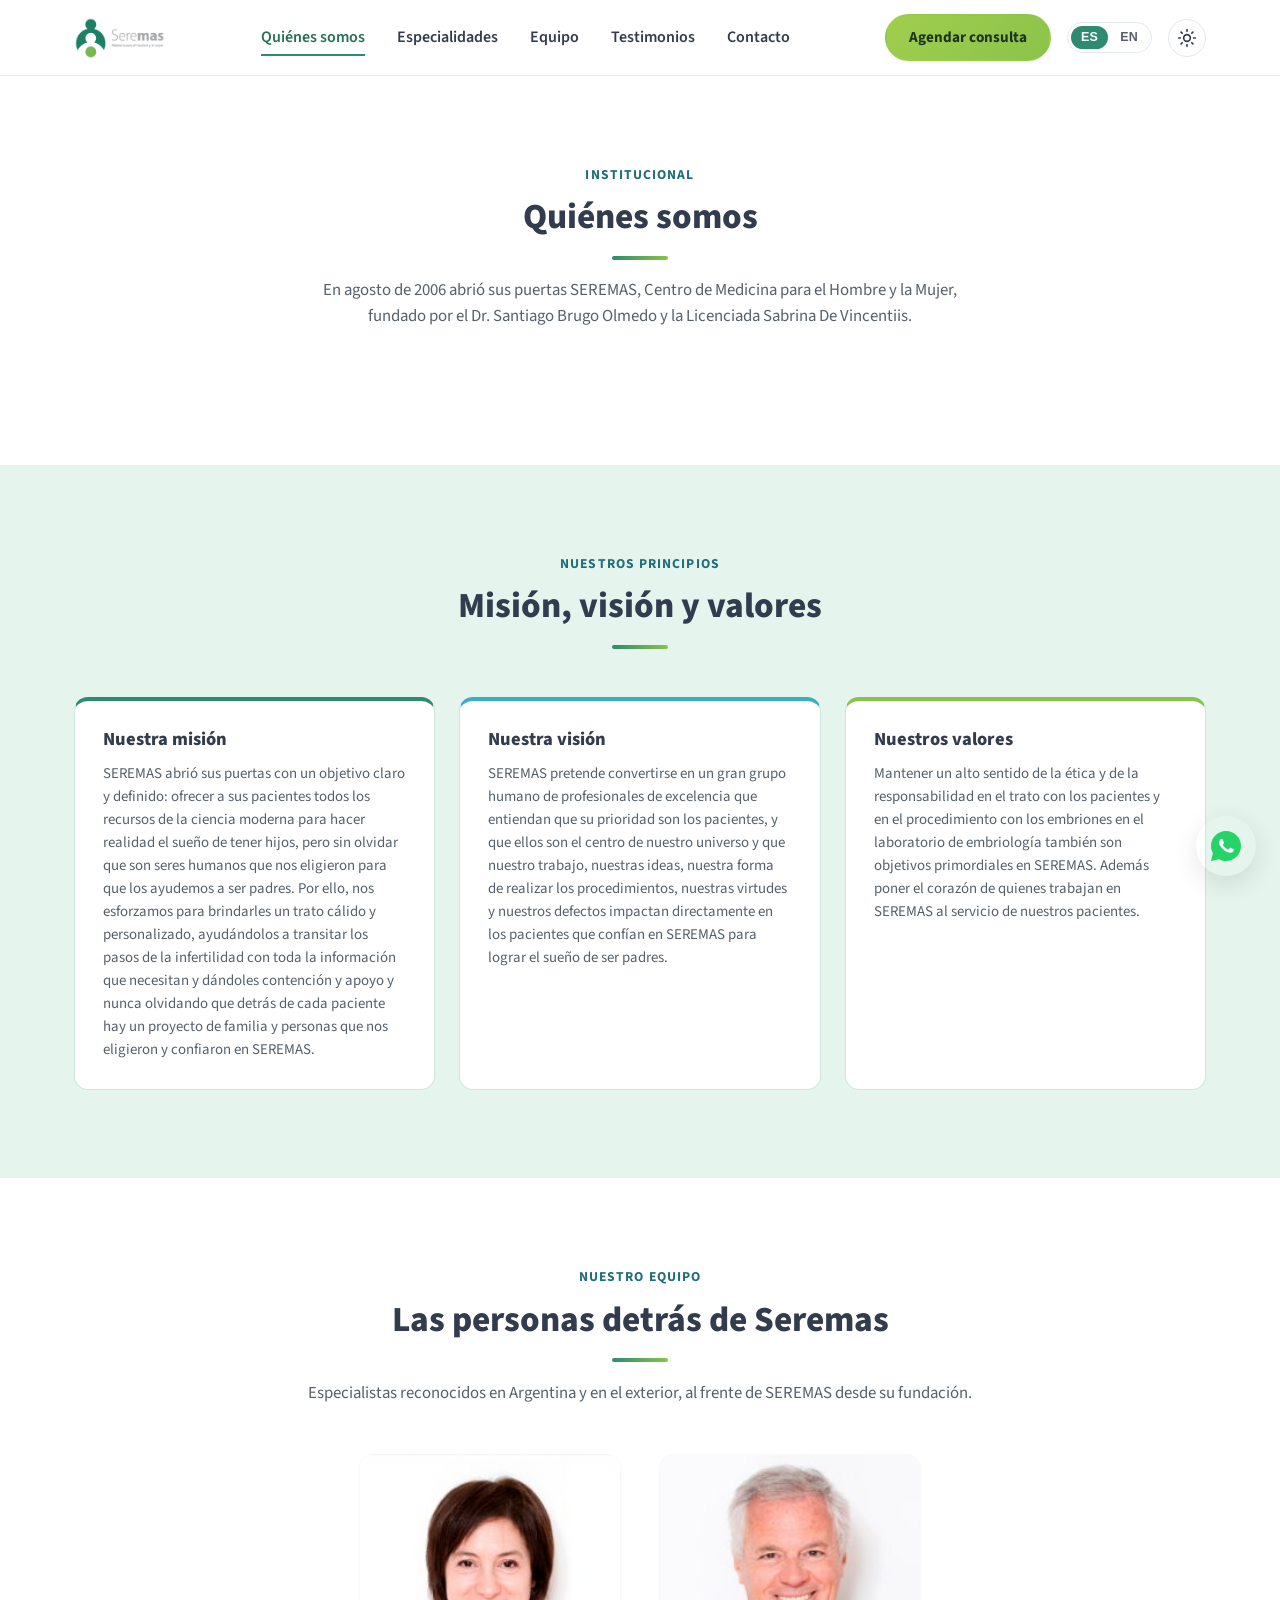
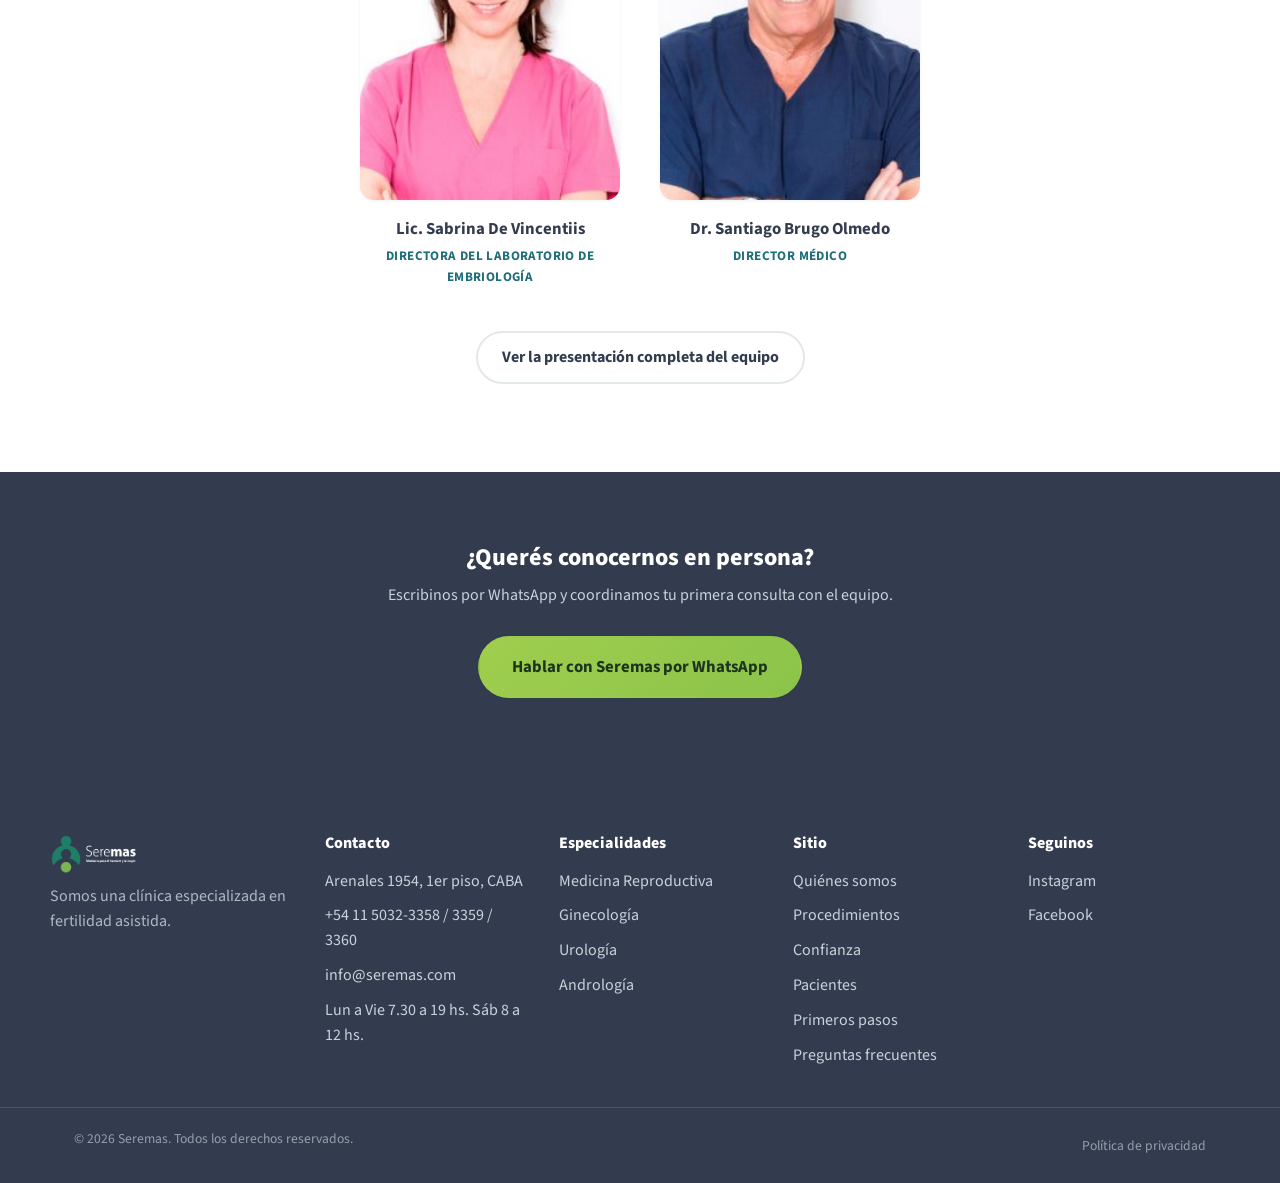
<file: quienes-somos.html>
<!DOCTYPE html>
<html lang="es-AR">
<head>
<!-- Google Tag Manager -->
<script>(function(w,d,s,l,i){w[l]=w[l]||[];w[l].push({'gtm.start':
new Date().getTime(),event:'gtm.js'});var f=d.getElementsByTagName(s)[0],
j=d.createElement(s),dl=l!='dataLayer'?'&l='+l:'';j.async=true;j.src=
'https://www.googletagmanager.com/gtm.js?id='+i+dl;f.parentNode.insertBefore(j,f);
})(window,document,'script','dataLayer','GTM-5XZQ866P');</script>
<!-- End Google Tag Manager -->
<!-- Aplica idioma/tema guardados antes del primer render para evitar parpadeo (FOUC). -->
<script>
(function () {
  try {
    if (localStorage.getItem('seremas-theme') === 'dark') {
      document.documentElement.setAttribute('data-theme', 'dark');
    }
    if (localStorage.getItem('seremas-lang') === 'en') {
      document.documentElement.setAttribute('lang', 'en');
    }
  } catch (e) {}
})();
</script>
<meta charset="UTF-8">
<meta name="viewport" content="width=device-width, initial-scale=1.0">
<link rel="icon" href="/favicon.png" type="image/png">
<title>Quiénes somos | Seremas</title>
<meta name="description" content="Conocé la misión, visión y valores de Seremas, y al equipo que fundó la clínica en 2006.">
<meta property="og:title" content="Quiénes somos | Seremas">
<meta property="og:description" content="Conocé la misión, visión y valores de Seremas, y al equipo que fundó la clínica en 2006.">
<meta property="og:image" content="https://seremas.com/img/og-preview.jpg">
<meta property="og:image:width" content="1200">
<meta property="og:image:height" content="630">
<meta property="og:url" content="https://seremas.com/quienes-somos.html">
<meta property="og:type" content="website">
<meta name="twitter:card" content="summary_large_image">
<meta name="twitter:image" content="https://seremas.com/img/og-preview.jpg">
<link rel="preconnect" href="https://fonts.googleapis.com">
<link rel="preconnect" href="https://fonts.gstatic.com" crossorigin>
<link href="https://fonts.googleapis.com/css2?family=Source+Sans+3:wght@400;500;600;700;800&display=swap" rel="stylesheet">
<link rel="stylesheet" href="css/styles.css">
</head>
<body>
<!-- Google Tag Manager (noscript) -->
<noscript><iframe src="https://www.googletagmanager.com/ns.html?id=GTM-5XZQ866P"
height="0" width="0" style="display:none;visibility:hidden"></iframe></noscript>
<!-- End Google Tag Manager (noscript) -->

<a class="skip-link" href="#contenido" data-i18n="skip.link">Saltar al contenido principal</a>

<!-- ===== HEADER ===== -->
<header class="site-header" id="site-header">
  <div class="container header-inner">
    <a href="index.html#inicio" class="logo" aria-label="Seremas - Inicio">
      <img src="img/logo/logo-seremas-gris.png" alt="Seremas - Medicina para el hombre y la mujer" class="logo-img" width="218" height="99">
    </a>

    <nav class="main-nav" id="main-nav" aria-label="Navegación principal">
      <ul>
        <li><a href="quienes-somos.html" aria-current="page" data-i18n="nav.quienesSomos">Quiénes somos</a></li>
        <li><a href="index.html#especialidades" data-i18n="nav.especialidades">Especialidades</a></li>
        <li><a href="index.html#equipo" data-i18n="nav.equipo">Equipo</a></li>
        <li><a href="index.html#testimonios" data-i18n="nav.testimonios">Testimonios</a></li>
        <li><a href="index.html#direccion" data-i18n="nav.contacto">Contacto</a></li>
      </ul>
    </nav>

    <div class="header-actions">
      <a href="index.html#reservar" class="btn btn-primary btn-header-cta" data-i18n="header.cta">Agendar consulta</a>
      <div class="lang-toggle" id="lang-toggle" role="group" aria-label="Seleccionar idioma / Select language" data-i18n-aria-label="header.langToggleAria">
        <button type="button" class="lang-option" data-lang="es" aria-pressed="true">ES</button>
        <button type="button" class="lang-option" data-lang="en" aria-pressed="false">EN</button>
      </div>
      <button type="button" class="theme-toggle" id="theme-toggle" aria-label="Cambiar entre modo claro y oscuro" data-i18n-aria-label="header.themeToggleAria">
        <svg class="icon-sun" width="20" height="20" viewBox="0 0 24 24" fill="none" stroke="currentColor" stroke-width="2" stroke-linecap="round" stroke-linejoin="round" aria-hidden="true"><circle cx="12" cy="12" r="4"/><path d="M12 2v2M12 20v2M4.9 4.9l1.4 1.4M17.7 17.7l1.4 1.4M2 12h2M20 12h2M4.9 19.1l1.4-1.4M17.7 6.3l1.4-1.4"/></svg>
        <svg class="icon-moon" width="20" height="20" viewBox="0 0 24 24" fill="none" stroke="currentColor" stroke-width="2" stroke-linecap="round" stroke-linejoin="round" aria-hidden="true"><path d="M21 12.8A9 9 0 1 1 11.2 3 7 7 0 0 0 21 12.8Z"/></svg>
      </button>
      <button class="nav-toggle" id="nav-toggle" aria-expanded="false" aria-controls="main-nav" aria-label="Abrir menú de navegación" data-i18n-aria-label="header.navToggleAria">
        <span></span><span></span><span></span>
      </button>
    </div>
  </div>
</header>

<main id="contenido">

  <!-- ===== INTRO ===== -->
  <section class="section">
    <div class="container">
      <div class="section-head">
        <p class="eyebrow eyebrow-dark" data-i18n="qs.eyebrow">Institucional</p>
        <h1 data-i18n="nav.quienesSomos">Quiénes somos</h1>
        <p class="section-sub" data-i18n="qs.sub">En agosto de 2006 abrió sus puertas SEREMAS, Centro de Medicina para el Hombre y la Mujer, fundado por el Dr. Santiago Brugo Olmedo y la Licenciada Sabrina De Vincentiis.</p>
      </div>
    </div>
  </section>

  <!-- ===== MISIÓN, VISIÓN Y VALORES ===== -->
  <section class="section section-alt" id="mision-vision-valores">
    <div class="container">
      <div class="section-head">
        <p class="eyebrow eyebrow-dark" data-i18n="principios.eyebrow">Nuestros principios</p>
        <h2 data-i18n="principios.title">Misión, visión y valores</h2>
      </div>

      <div class="values-grid">
        <article class="value-card value-card-teal">
          <h3 data-i18n="mision.title">Nuestra misión</h3>
          <p data-i18n="mision.text">SEREMAS abrió sus puertas con un objetivo claro y definido: ofrecer a sus pacientes todos los recursos de la ciencia moderna para hacer realidad el sueño de tener hijos, pero sin olvidar que son seres humanos que nos eligieron para que los ayudemos a ser padres. Por ello, nos esforzamos para brindarles un trato cálido y personalizado, ayudándolos a transitar los pasos de la infertilidad con toda la información que necesitan y dándoles contención y apoyo y nunca olvidando que detrás de cada paciente hay un proyecto de familia y personas que nos eligieron y confiaron en SEREMAS.</p>
        </article>

        <article class="value-card value-card-turquoise">
          <h3 data-i18n="vision.title">Nuestra visión</h3>
          <p data-i18n="vision.text">SEREMAS pretende convertirse en un gran grupo humano de profesionales de excelencia que entiendan que su prioridad son los pacientes, y que ellos son el centro de nuestro universo y que nuestro trabajo, nuestras ideas, nuestra forma de realizar los procedimientos, nuestras virtudes y nuestros defectos impactan directamente en los pacientes que confían en SEREMAS para lograr el sueño de ser padres.</p>
        </article>

        <article class="value-card value-card-lime">
          <h3 data-i18n="valores.title">Nuestros valores</h3>
          <p data-i18n="valores.text">Mantener un alto sentido de la ética y de la responsabilidad en el trato con los pacientes y en el procedimiento con los embriones en el laboratorio de embriología también son objetivos primordiales en SEREMAS. Además poner el corazón de quienes trabajan en SEREMAS al servicio de nuestros pacientes.</p>
        </article>
      </div>
    </div>
  </section>

  <!-- ===== GALERÍA DEL EQUIPO ===== -->
  <section class="section" id="galeria-equipo">
    <div class="container">
      <div class="section-head">
        <p class="eyebrow eyebrow-dark" data-i18n="team.eyebrow">Nuestro equipo</p>
        <h2 data-i18n="galeria.title">Las personas detrás de Seremas</h2>
        <p class="section-sub" data-i18n="galeria.sub">Especialistas reconocidos en Argentina y en el exterior, al frente de SEREMAS desde su fundación.</p>
      </div>

      <div class="gallery-grid">
        <figure class="gallery-card">
          <div class="gallery-photo">
            <img src="img/equipo/de-vincentiis.jpg" alt="Lic. Sabrina De Vincentiis" width="289" height="300" loading="lazy">
          </div>
          <figcaption class="gallery-caption">
            <span class="gallery-name">Lic. Sabrina De Vincentiis</span>
            <span class="gallery-role" data-i18n="leader.deVincentiis.role">Directora del Laboratorio de Embriología</span>
          </figcaption>
        </figure>

        <figure class="gallery-card">
          <div class="gallery-photo">
            <img src="img/equipo/brugo-olmedo.jpg" alt="Dr. Santiago Brugo Olmedo" width="289" height="300" loading="lazy">
          </div>
          <figcaption class="gallery-caption">
            <span class="gallery-name">Dr. Santiago Brugo Olmedo</span>
            <span class="gallery-role" data-i18n="leader.brugoOlmedo.role">Director Médico</span>
          </figcaption>
        </figure>
      </div>

      <div class="section-cta">
        <a href="index.html#equipo" class="btn btn-ghost-alt" data-i18n="galeria.cta">Ver la presentación completa del equipo</a>
      </div>
    </div>
  </section>

  <!-- ===== CTA FINAL ===== -->
  <section class="cta-final" id="reservar-cta">
    <div class="container cta-final-inner">
      <h2 data-i18n="qsCta.title">¿Querés conocernos en persona?</h2>
      <p data-i18n="qsCta.sub">Escribinos por WhatsApp y coordinamos tu primera consulta con el equipo.</p>
      <a href="https://wa.me/5491160481891" class="btn btn-primary btn-lg" target="_blank" rel="noopener noreferrer" data-i18n="cta.hablarWhatsapp">Hablar con Seremas por WhatsApp</a>
    </div>
  </section>

</main>

<!-- ===== FOOTER ===== -->
<footer class="site-footer" id="contacto">
  <div class="container footer-inner">
    <div class="footer-brand">
      <img src="img/logo/logo-seremas.png" alt="Seremas - Medicina para el hombre y la mujer" class="logo-img footer-logo-img" width="218" height="99" loading="lazy">
      <p data-i18n="footer.brand.tagline">Somos una clínica especializada en fertilidad asistida.</p>
    </div>

    <div class="footer-col">
      <h3 data-i18n="nav.contacto">Contacto</h3>
      <ul>
        <li>Arenales 1954, 1er piso, CABA</li>
        <li>+54 11 5032-3358 / 3359 / 3360</li>
        <li><a href="mailto:info@seremas.com">info@seremas.com</a></li>
        <li data-i18n="footer.contacto.hours">Lun a Vie 7.30 a 19 hs. Sáb 8 a 12 hs.</li>
      </ul>
    </div>

    <div class="footer-col">
      <h3 data-i18n="nav.especialidades">Especialidades</h3>
      <ul>
        <li><a href="index.html#especialidades" data-i18n="spec.medicinaReproductiva.name">Medicina Reproductiva</a></li>
        <li><a href="index.html#especialidades" data-i18n="spec.ginecologia.name">Ginecología</a></li>
        <li><a href="index.html#especialidades" data-i18n="spec.urologia.name">Urología</a></li>
        <li><a href="index.html#especialidades" data-i18n="spec.andrologia.name">Andrología</a></li>
      </ul>
    </div>

    <div class="footer-col">
      <h3 data-i18n="footer.sitio.title">Sitio</h3>
      <ul>
        <li><a href="quienes-somos.html" aria-current="page" data-i18n="nav.quienesSomos">Quiénes somos</a></li>
        <li><a href="index.html#procedimientos" data-i18n="footer.sitio.procedimientos">Procedimientos</a></li>
        <li><a href="index.html#confianza" data-i18n="footer.sitio.confianza">Confianza</a></li>
        <li><a href="index.html#pacientes" data-i18n="footer.sitio.pacientes">Pacientes</a></li>
        <li><a href="index.html#primeros-pasos" data-i18n="footer.sitio.primerosPasos">Primeros pasos</a></li>
        <li><a href="index.html#faq" data-i18n="footer.sitio.faq">Preguntas frecuentes</a></li>
      </ul>
    </div>

    <div class="footer-col">
      <h3 data-i18n="footer.seguinos.title">Seguinos</h3>
      <ul class="social-list">
        <li><a href="https://www.instagram.com/seremas.fertilidad/" target="_blank" rel="noopener noreferrer">Instagram</a></li>
        <li><a href="https://www.facebook.com/SeremasMedicina/" target="_blank" rel="noopener noreferrer">Facebook</a></li>
      </ul>
    </div>
  </div>
  <div class="footer-bottom">
    <div class="container footer-bottom-inner">
      <p data-i18n="footer.copyright">&copy; 2026 Seremas. Todos los derechos reservados.</p>
      <nav class="footer-legal" aria-label="Legal">
        <a href="privacidad.html" data-i18n="footer.legal.privacidad">Política de privacidad</a>
      </nav>
    </div>
  </div>
</footer>

<!-- ===== WHATSAPP FLOTANTE ===== -->
<div class="whatsapp-widget" id="whatsapp-widget">
  <button type="button" class="whatsapp-float" id="whatsapp-toggle" aria-haspopup="true" aria-expanded="false" aria-controls="whatsapp-menu" aria-label="Contactar por WhatsApp" data-i18n-aria-label="whatsapp.aria">
    <svg width="30" height="30" viewBox="0 0 32 32" fill="none" xmlns="http://www.w3.org/2000/svg" aria-hidden="true">
      <path d="M16 0C7.163 0 0 7.163 0 16c0 2.82.735 5.47 2.02 7.77L0 32l8.44-1.98A15.9 15.9 0 0 0 16 32c8.837 0 16-7.163 16-16S24.837 0 16 0Z" fill="#25D366"/>
      <path d="M23.5 19.1c-.4-.2-2.3-1.1-2.6-1.3-.35-.13-.6-.2-.86.2-.26.4-1 1.3-1.22 1.56-.22.26-.45.3-.84.1-.4-.2-1.66-.61-3.16-1.94-1.17-1.04-1.96-2.33-2.19-2.72-.23-.4-.02-.61.17-.8.18-.18.4-.46.6-.7.2-.23.26-.4.4-.66.13-.26.06-.5-.03-.7-.1-.2-.86-2.08-1.18-2.85-.31-.75-.63-.65-.86-.66-.22-.01-.48-.01-.73-.01-.26 0-.68.1-1.03.5-.35.4-1.35 1.32-1.35 3.2 0 1.88 1.38 3.7 1.57 3.96.2.26 2.72 4.15 6.58 5.82.92.4 1.63.63 2.19.8.92.29 1.75.25 2.41.15.74-.11 2.27-.93 2.6-1.82.31-.9.31-1.66.22-1.82-.09-.16-.34-.26-.74-.46Z" fill="#fff"/>
    </svg>
  </button>

  <div class="whatsapp-menu" id="whatsapp-menu" aria-label="Opciones de contacto por WhatsApp" data-i18n-aria-label="whatsapp.menu.ariaLabel" hidden>
    <a href="https://wa.me/5491160481891?text=Hola%21%20Me%20gustar%C3%ADa%20recibir%20informaci%C3%B3n%20sobre%20los%20tratamientos%20de%20fertilidad%20de%20Seremas.%20%E2%AD%90" class="whatsapp-menu-item" target="_blank" rel="noopener noreferrer" data-i18n="whatsapp.menu.info">Información general</a>
    <a href="https://wa.me/5491160481891?text=Hola%21%20Quisiera%20sacar%20un%20turno%20para%20una%20primera%20consulta.%20%E2%AD%90" class="whatsapp-menu-item" target="_blank" rel="noopener noreferrer" data-i18n="whatsapp.menu.turno">Sacar un turno</a>
    <a href="https://wa.me/5491160481891?text=Hola%21%20Quer%C3%ADa%20consultar%20si%20mi%20obra%20social%20o%20prepaga%20tiene%20cobertura%20en%20Seremas.%20%E2%AD%90" class="whatsapp-menu-item" target="_blank" rel="noopener noreferrer" data-i18n="whatsapp.menu.cobertura">Cobertura / obra social</a>
    <a href="https://wa.me/5491160481891?text=Hola%21%20Tengo%20una%20consulta%20sobre%20uno%20de%20los%20tratamientos%20que%20ofrecen.%20%E2%AD%90" class="whatsapp-menu-item" target="_blank" rel="noopener noreferrer" data-i18n="whatsapp.menu.tratamiento">Consulta sobre un tratamiento</a>
    <a href="https://wa.me/5491160481891" class="whatsapp-menu-item" target="_blank" rel="noopener noreferrer" data-i18n="whatsapp.menu.otra">Otra consulta</a>
    <button type="button" class="whatsapp-menu-item whatsapp-menu-close" id="whatsapp-menu-close">
      <svg width="14" height="14" viewBox="0 0 24 24" fill="none" stroke="currentColor" stroke-width="2.2" stroke-linecap="round" aria-hidden="true"><path d="M6 6l12 12M18 6 6 18"/></svg>
      <span data-i18n="whatsapp.menu.cerrar">Cerrar</span>
    </button>
  </div>
</div>

<script src="js/translations.js"></script>
<script src="js/script.js"></script>
</body>
</html>
</file>
<file: css/styles.css>
/* ===== Design tokens ===== */
:root {
  --teal-dark: #2E8B6F;
  --lime: #8BC34A;
  --lime-2: #A0CE4E;
  --turquoise: #3BAFBF;
  --navy: #333C4E;
  --white: #FFFFFF;
  --off-white: #F7FAF9;
  --mint: #E5F4EC;
  --border-mint: rgba(46, 139, 111, .22);
  /* Variantes más oscuras de teal/turquoise para texto: los tonos de marca
     (--teal-dark, --turquoise) no llegan a 4.5:1 en textos chicos sobre
     blanco o sobre el nuevo fondo --mint. Se usan solo en `color`, nunca
     en fondos/bordes/íconos, para no tocar la paleta de marca en sí. */
  --teal-text: #256E58;
  --turquoise-text: #1F6E7A;
  --ink: #22282F;
  --ink-soft: #56606B;
  --border: #E3E9E6;
  /* --surface: fondo de tarjetas/paneles. --text-strong: color de títulos.
     Separadas de --white/--navy porque esos dos también se usan como
     fondo de secciones que deben quedar siempre oscuras (footer, CTA
     final, mapa) sin importar el tema; --surface/--text-strong sí
     cambian con [data-theme="dark"]. */
  --surface: #FFFFFF;
  --text-strong: var(--navy);

  --font-base: 'Source Sans 3', 'Source Sans Pro', -apple-system, BlinkMacSystemFont, 'Segoe UI', sans-serif;

  --radius: 14px;
  --shadow-sm: 0 1px 3px rgba(51, 60, 78, 0.08);
  --shadow-md: 0 8px 24px rgba(51, 60, 78, 0.12);
  --header-h: 76px;

  /* Ajusta scrollbar/inputs/controles nativos del navegador al tema activo. */
  color-scheme: light;
}

/* ===== Tema oscuro =====
   Mantiene los colores de marca (verde/turquesa/lima) intactos como
   acentos; solo cambian los fondos y textos neutros. Las secciones que ya
   eran oscuras por diseño (footer, CTA final, mapa) usan --navy como
   fondo literal y no varían con el tema. */
:root[data-theme="dark"] {
  color-scheme: dark;
  --white: #12161C;
  --off-white: #1A1F27;
  --mint: #16241F;
  --border-mint: rgba(139, 195, 74, .3);
  --surface: #1C222B;
  --border: #2B3440;
  --ink: #E7ECEA;
  --ink-soft: #A9B3B0;
  --text-strong: #F3F6F4;
  --teal-text: #7FD9B6;
  --turquoise-text: #7FD6E6;
  --shadow-sm: 0 1px 3px rgba(0, 0, 0, .4);
  --shadow-md: 0 8px 24px rgba(0, 0, 0, .5);
}
:root[data-theme="dark"] .site-header {
  background: rgba(18, 22, 28, .92);
  border-bottom-color: var(--border);
}

* { box-sizing: border-box; }
html { scroll-behavior: smooth; scroll-padding-top: var(--header-h); }
body {
  margin: 0;
  font-family: var(--font-base);
  color: var(--ink);
  background: var(--white);
  line-height: 1.55;
  -webkit-font-smoothing: antialiased;
}
img { max-width: 100%; display: block; }
a { color: inherit; text-decoration: none; }
ul { list-style: none; margin: 0; padding: 0; }
h1, h2, h3 { font-weight: 800; line-height: 1.15; margin: 0 0 .5em; color: var(--text-strong); text-wrap: balance; }
p { margin: 0 0 1em; }

@media (prefers-reduced-motion: reduce) {
  html { scroll-behavior: auto; }
  * {
    animation-duration: 0.01ms !important;
    animation-iteration-count: 1 !important;
    transition-duration: 0.01ms !important;
    scroll-behavior: auto !important;
  }
}

.container {
  max-width: 1180px;
  margin: 0 auto;
  padding: 0 24px;
}

.skip-link {
  position: absolute;
  left: -999px;
  top: 0;
  background: var(--teal-dark);
  color: #fff;
  padding: 12px 20px;
  z-index: 999;
  border-radius: 0 0 8px 0;
}
.skip-link:focus { left: 0; }

/* Focus visibility for accessibility */
a:focus-visible, button:focus-visible, summary:focus-visible {
  outline: 3px solid var(--turquoise);
  outline-offset: 2px;
}

/* ===== Buttons ===== */
.btn {
  display: inline-flex;
  align-items: center;
  justify-content: center;
  gap: 8px;
  font-weight: 700;
  font-size: 1rem;
  padding: 12px 24px;
  border-radius: 999px;
  border: 2px solid transparent;
  cursor: pointer;
  transition: transform .15s ease, box-shadow .15s ease, background-color .15s ease;
  white-space: nowrap;
  touch-action: manipulation;
}
.btn-primary {
  background: linear-gradient(135deg, var(--lime-2), var(--lime));
  color: #1c3320;
  box-shadow: var(--shadow-sm);
}
.btn-primary:hover { transform: translateY(-2px); box-shadow: var(--shadow-md); }
.btn-ghost {
  background: transparent;
  border-color: rgba(255,255,255,.7);
  color: #fff;
}
.btn-ghost:hover { background: rgba(255,255,255,.12); }
.btn-ghost-alt {
  background: transparent;
  border-color: var(--border);
  color: var(--text-strong);
}
.btn-ghost-alt:hover { background: var(--off-white); border-color: var(--turquoise); }
.btn-lg { padding: 16px 32px; font-size: 1.05rem; }

/* ===== Header ===== */
.site-header {
  position: sticky;
  top: 0;
  z-index: 100;
  background: rgba(255,255,255,.96);
  backdrop-filter: saturate(180%) blur(8px);
  border-bottom: 1px solid var(--border);
  height: var(--header-h);
}
.header-inner {
  height: 100%;
  display: flex;
  align-items: center;
  justify-content: space-between;
  gap: 24px;
}
.logo { display: flex; align-items: center; gap: 10px; }
.logo-img { height: 42px; width: auto; }
.footer-logo-img { height: 40px; margin-bottom: 10px; }

.main-nav ul { display: flex; gap: 32px; }
.main-nav a {
  font-weight: 600;
  color: var(--text-strong);
  font-size: 1rem;
  padding: 8px 0;
  position: relative;
  white-space: nowrap;
}
.main-nav a::after {
  content: '';
  position: absolute;
  left: 0; right: 0; bottom: 0;
  height: 2px;
  background: var(--turquoise);
  transform: scaleX(0);
  transition: transform .2s ease;
}
.main-nav a:hover::after { transform: scaleX(1); }
.main-nav a[aria-current="page"] { color: var(--teal-text); }
.main-nav a[aria-current="page"]::after { transform: scaleX(1); background: var(--teal-dark); }

.header-actions { display: flex; align-items: center; gap: 16px; }
.btn-header-cta { padding: 10px 22px; font-size: .95rem; }

.nav-toggle {
  display: none;
  flex-direction: column;
  justify-content: center;
  gap: 5px;
  width: 40px;
  height: 40px;
  background: none;
  border: none;
  padding: 0;
}
.nav-toggle span {
  display: block;
  height: 2px;
  width: 24px;
  background: var(--text-strong);
  margin: 0 auto;
  transition: transform .2s ease, opacity .2s ease;
}
.nav-toggle[aria-expanded="true"] span:nth-child(1) { transform: translateY(7px) rotate(45deg); }
.nav-toggle[aria-expanded="true"] span:nth-child(2) { opacity: 0; }
.nav-toggle[aria-expanded="true"] span:nth-child(3) { transform: translateY(-7px) rotate(-45deg); }

/* ===== Selector de idioma y modo oscuro (header) ===== */
.lang-toggle {
  display: flex;
  align-items: center;
  border: 1px solid var(--border);
  border-radius: 999px;
  padding: 3px;
  gap: 2px;
  flex-shrink: 0;
}
.lang-option {
  border: none;
  background: none;
  padding: 5px 10px;
  border-radius: 999px;
  font-size: .78rem;
  font-weight: 700;
  letter-spacing: .02em;
  color: var(--ink-soft);
  line-height: 1;
}
.lang-option[aria-pressed="true"] {
  background: var(--teal-dark);
  color: #fff;
}

.theme-toggle {
  display: flex;
  align-items: center;
  justify-content: center;
  width: 38px;
  height: 38px;
  flex-shrink: 0;
  border: 1px solid var(--border);
  border-radius: 50%;
  background: none;
  color: var(--text-strong);
}
.theme-toggle:hover { border-color: var(--turquoise); }
.theme-toggle .icon-moon { display: none; }
:root[data-theme="dark"] .theme-toggle .icon-sun { display: none; }
:root[data-theme="dark"] .theme-toggle .icon-moon { display: block; }

/* ===== Hero ===== */
.hero {
  position: relative;
  min-height: 640px;
  display: flex;
  align-items: center;
  overflow: hidden;
}
.hero-media {
  position: absolute;
  inset: 0;
  z-index: 0;
}
.hero-img {
  position: absolute;
  inset: 0;
  width: 100%;
  height: 100%;
  object-fit: cover;
}
.hero-overlay {
  position: absolute;
  inset: 0;
  background: linear-gradient(100deg, rgba(51,60,78,.88) 10%, rgba(51,60,78,.55) 55%, rgba(51,60,78,.25) 100%);
}
.hero-content {
  position: relative;
  z-index: 1;
  color: #fff;
  max-width: 640px;
  padding-top: 60px;
  padding-bottom: 60px;
}
.eyebrow {
  text-transform: uppercase;
  letter-spacing: .08em;
  font-weight: 700;
  font-size: .85rem;
  color: var(--lime-2);
  margin-bottom: 12px;
}
.eyebrow-dark { color: var(--turquoise-text); }
.hero h1 {
  color: #fff;
  font-size: clamp(2rem, 4.2vw, 3.1rem);
  margin-bottom: 18px;
}
.hero-sub { font-size: 1.15rem; color: #EDF2F0; margin-bottom: 28px; }
.hero-cta-group { display: flex; flex-wrap: wrap; gap: 16px; }

/* ===== Section basics ===== */
.section { padding: 88px 0; }
.section-alt { background: var(--mint); }
.section-head { max-width: 680px; margin: 0 auto 48px; text-align: center; }
.section-head h1, .section-head h2 { font-size: clamp(1.6rem, 3vw, 2.2rem); }
.section-head h1::after, .section-head h2::after {
  content: '';
  display: block;
  width: 56px;
  height: 4px;
  margin: 18px auto 0;
  border-radius: 999px;
  background: linear-gradient(90deg, var(--teal-dark), var(--lime));
}
.section-sub { color: var(--ink-soft); font-size: 1.05rem; }

/* ===== Bienvenida / por qué elegirnos ===== */
.section-welcome { padding-top: 72px; padding-bottom: 72px; }
.welcome-grid {
  display: grid;
  grid-template-columns: repeat(4, 1fr);
  gap: 32px;
  text-align: center;
}
.welcome-icon {
  width: 48px;
  height: 48px;
  margin: 0 auto 16px;
}
.welcome-item h3 {
  font-size: 1.05rem;
  margin-bottom: 8px;
}
.welcome-item p {
  color: var(--ink-soft);
  font-size: .92rem;
}

/* ===== Por qué elegirnos ===== */
.reasons-grid {
  display: grid;
  grid-template-columns: repeat(2, 1fr);
  gap: 28px 40px;
}
.reason-item {
  display: flex;
  gap: 18px;
  align-items: flex-start;
  padding: 20px 0;
  border-bottom: 1px solid var(--border);
}
.reason-icon {
  flex: none;
  width: 44px;
  height: 44px;
  border-radius: 50%;
  background: var(--surface);
  color: var(--turquoise);
  display: flex;
  align-items: center;
  justify-content: center;
  box-shadow: var(--shadow-sm);
}
.reason-item h3 {
  font-size: 1.05rem;
  margin-bottom: 6px;
}
.reason-item p {
  color: var(--ink-soft);
  font-size: .92rem;
  margin: 0;
}

/* ===== Procedimientos ===== */
.procedures-list {
  display: grid;
  grid-template-columns: repeat(2, 1fr);
  gap: 0 48px;
}
.procedure-item {
  padding: 22px 0;
  border-bottom: 1px solid var(--border);
}
.procedure-item h3 {
  font-size: 1.02rem;
  color: var(--teal-text);
  margin-bottom: 6px;
}
.procedure-item p {
  color: var(--ink-soft);
  font-size: .92rem;
  margin: 0;
}

/* ===== Video institucional ===== */
.video-placeholder {
  max-width: 860px;
  margin: 0 auto;
  aspect-ratio: 16 / 9;
  border-radius: var(--radius);
  background: linear-gradient(135deg, var(--navy), #232a37);
  display: flex;
  flex-direction: column;
  align-items: center;
  justify-content: center;
  gap: 18px;
  position: relative;
  overflow: hidden;
}
.video-placeholder::before {
  content: '';
  position: absolute;
  inset: 0;
  background: radial-gradient(circle at 30% 30%, rgba(59,175,191,.25), transparent 60%);
}
.video-play {
  position: relative;
  width: 72px;
  height: 72px;
  border-radius: 50%;
  border: none;
  background: var(--lime);
  color: #1c3320;
  display: flex;
  align-items: center;
  justify-content: center;
  cursor: pointer;
  box-shadow: var(--shadow-md);
  transition: transform .15s ease;
  touch-action: manipulation;
}
.video-play svg { margin-left: 3px; }
.video-play:hover { transform: scale(1.08); }
.video-placeholder-label {
  position: relative;
  color: #C9D2DA;
  font-weight: 600;
  font-size: .92rem;
  margin: 0;
}

/* ===== Información para pacientes ===== */
.coverage-box {
  background: var(--mint);
  border-radius: var(--radius);
  padding: 28px;
}
.coverage-box-solo { max-width: 900px; margin: 0 auto; }
.coverage-box h3 {
  font-size: 1.1rem;
  margin-bottom: 12px;
}
.coverage-box p {
  color: var(--ink-soft);
  font-size: .92rem;
}
.coverage-note {
  color: var(--ink-soft);
  font-size: .88rem;
  margin: 0;
}

/* Grid de logos de obras sociales/prepagas ("trust bar"). Las tarjetas
   quedan siempre en fondo claro/blanco literal (no var(--surface)) porque
   los logos de terceros están diseñados para fondo blanco y no deben
   re-temizarse en modo oscuro, igual que .map-open-link. */
.coverage-logo-grid {
  display: grid;
  grid-template-columns: repeat(auto-fill, minmax(130px, 1fr));
  gap: 12px;
  list-style: none;
  margin: 4px 0 18px;
  padding: 0;
}
.coverage-logo-item {
  display: flex;
  flex-direction: column;
  align-items: center;
  justify-content: center;
  gap: 8px;
  min-height: 92px;
  background: #fff;
  border: 1px solid var(--border-mint);
  border-radius: 12px;
  padding: 14px 10px;
  text-align: center;
}
.coverage-logo-badge {
  display: flex;
  align-items: center;
  justify-content: center;
  height: 38px;
  width: 100%;
}
.coverage-logo-badge img {
  max-height: 38px;
  max-width: 100%;
  object-fit: contain;
}
.coverage-logo-name {
  font-size: .78rem;
  font-weight: 700;
  color: var(--navy);
  line-height: 1.2;
}
.coverage-logo-item-text .coverage-logo-name { font-size: .85rem; }

/* ===== Acordeón de preguntas frecuentes ===== */
.accordion {
  max-width: 780px;
  margin: 0 auto;
  display: flex;
  flex-direction: column;
  gap: 12px;
}
.accordion-heading { margin: 0; }
.accordion-item {
  background: var(--surface);
  border: 1px solid var(--border);
  border-radius: var(--radius);
  overflow: hidden;
}
.accordion-trigger {
  width: 100%;
  display: flex;
  align-items: center;
  justify-content: space-between;
  gap: 16px;
  padding: 18px 22px;
  background: none;
  border: none;
  text-align: left;
  font-family: inherit;
  font-size: 1rem;
  font-weight: 700;
  color: var(--text-strong);
  cursor: pointer;
  touch-action: manipulation;
}
.accordion-trigger:hover { color: var(--teal-text); }
.accordion-icon {
  flex: none;
  color: var(--turquoise);
  transition: transform .2s ease;
}
.accordion-trigger[aria-expanded="true"] .accordion-icon { transform: rotate(180deg); }
.accordion-panel {
  overflow: hidden;
  height: 0;
  transition: height .25s ease;
}
.accordion-panel-inner {
  padding: 0 22px 20px;
  color: var(--ink-soft);
  font-size: .95rem;
}
.accordion-panel-inner p { margin: 0; }

/* ===== CTA de sección ===== */
.section-cta {
  text-align: center;
  margin-top: 44px;
}

/* ===== Equipo — tarjetas de liderazgo ===== */
.leaders-grid {
  display: grid;
  grid-template-columns: repeat(2, 1fr);
  gap: 40px;
}
.leader-card {
  display: grid;
  grid-template-columns: 200px 1fr;
  gap: 28px;
  background: var(--surface);
  border: 1px solid var(--border);
  border-left: 5px solid var(--teal-dark);
  border-radius: var(--radius);
  padding: 28px;
  box-shadow: var(--shadow-sm);
}
.leader-photo-frame {
  aspect-ratio: 3 / 4;
  border-radius: 10px;
  overflow: hidden;
  background: var(--off-white);
}
.leader-photo-img {
  width: 100%;
  height: 100%;
  object-fit: cover;
  display: block;
}
.leader-info {
  display: flex;
  flex-direction: column;
  justify-content: center;
}
.leader-role {
  color: var(--turquoise-text);
  font-weight: 700;
  font-size: .82rem;
  text-transform: uppercase;
  letter-spacing: .04em;
  margin-bottom: 6px;
}
.leader-name {
  font-size: 1.4rem;
  margin-bottom: 10px;
}
.leader-bio {
  color: var(--ink-soft);
  font-size: .95rem;
  margin: 0;
}

/* ===== Página legal (privacidad) ===== */
.legal-content {
  max-width: 760px;
  margin: 0 auto;
}
.legal-content h2 {
  font-size: 1.25rem;
  margin-top: 40px;
  border-top: 3px solid var(--border-mint);
  padding-top: 16px;
}
.legal-content h2:first-child { margin-top: 0; border-top: none; padding-top: 0; }
.legal-content p, .legal-content li {
  color: var(--ink-soft);
  font-size: .98rem;
  line-height: 1.7;
}
.legal-content ul {
  display: flex;
  flex-direction: column;
  gap: 8px;
  margin: 12px 0 20px;
  padding-left: 0;
}
.legal-content ul li {
  padding-left: 22px;
  position: relative;
}
.legal-content ul li::before {
  content: '';
  position: absolute;
  left: 0;
  top: 10px;
  width: 8px;
  height: 8px;
  border-radius: 50%;
  background: var(--teal-dark);
}
.legal-content strong { color: var(--text-strong); }
.legal-updated {
  color: var(--ink-soft);
  font-size: .88rem;
  font-style: italic;
  margin-top: 40px;
}

/* ===== Página 404 ===== */
.error-page {
  min-height: calc(100vh - var(--header-h));
  display: flex;
  align-items: center;
  justify-content: center;
  text-align: center;
  padding: 80px 24px;
  background: var(--mint);
}
.error-code {
  font-size: clamp(4rem, 12vw, 7rem);
  font-weight: 800;
  line-height: 1;
  background: linear-gradient(90deg, var(--teal-dark), var(--turquoise), var(--lime));
  -webkit-background-clip: text;
  background-clip: text;
  color: transparent;
  margin-bottom: 8px;
}
.error-page h1 { margin-bottom: 12px; }
.error-desc {
  color: var(--ink-soft);
  font-size: 1.05rem;
  max-width: 480px;
  margin: 0 auto 32px;
}
.error-cta-group {
  display: flex;
  flex-wrap: wrap;
  justify-content: center;
  gap: 16px;
}

/* ===== Primeros pasos ===== */
.steps-grid {
  display: grid;
  grid-template-columns: repeat(3, 1fr);
  gap: 24px;
}
.step-card {
  background: var(--surface);
  border: 1px solid var(--border-mint);
  border-top: 4px solid var(--teal-dark);
  border-radius: var(--radius);
  padding: 28px;
}
.step-card:nth-child(2) { border-top-color: var(--turquoise); }
.step-card:nth-child(3) { border-top-color: var(--lime); }
.step-number {
  display: flex;
  align-items: center;
  justify-content: center;
  width: 36px;
  height: 36px;
  border-radius: 50%;
  background: var(--mint);
  color: var(--teal-text);
  font-weight: 800;
  font-size: .95rem;
  margin-bottom: 14px;
}
.step-card h3 {
  font-size: 1.05rem;
  margin-bottom: 10px;
}
.step-card p {
  color: var(--ink-soft);
  font-size: .92rem;
  margin: 0 0 14px;
}
.step-card p:last-child { margin-bottom: 0; }
.step-card strong { color: var(--text-strong); }
.step-card .btn {
  font-size: .85rem;
  padding: 8px 18px;
}

/* ===== Quiénes somos — misión, visión, valores ===== */
.values-grid {
  display: grid;
  grid-template-columns: repeat(3, 1fr);
  gap: 24px;
}
.value-card {
  background: var(--surface);
  border: 1px solid var(--border-mint);
  border-top: 4px solid var(--teal-dark);
  border-radius: var(--radius);
  padding: 28px;
}
.value-card-teal { border-top-color: var(--teal-dark); }
.value-card-turquoise { border-top-color: var(--turquoise); }
.value-card-lime { border-top-color: var(--lime); }
.value-card h3 {
  font-size: 1.15rem;
  margin-bottom: 12px;
}
.value-card p {
  color: var(--ink-soft);
  font-size: .93rem;
  margin: 0;
}

/* ===== Quiénes somos — galería del equipo ===== */
.gallery-grid {
  display: grid;
  grid-template-columns: repeat(2, 1fr);
  gap: 40px;
  max-width: 560px;
  margin: 0 auto;
}
.gallery-card { margin: 0; text-align: center; }
.gallery-photo {
  aspect-ratio: 3 / 4;
  border-radius: var(--radius);
  overflow: hidden;
  background: var(--off-white);
  box-shadow: var(--shadow-sm);
  margin-bottom: 16px;
}
.gallery-photo img {
  width: 100%;
  height: 100%;
  object-fit: cover;
  display: block;
}
.gallery-caption {
  display: flex;
  flex-direction: column;
  gap: 4px;
}
.gallery-name {
  font-weight: 700;
  color: var(--text-strong);
  font-size: 1.05rem;
}
.gallery-role {
  color: var(--turquoise-text);
  font-size: .82rem;
  font-weight: 700;
  text-transform: uppercase;
  letter-spacing: .03em;
}

/* ===== Dirección / mapa ===== */
.section-map {
  background: var(--navy);
  color: #fff;
  padding: 72px 0;
}
.section-map .eyebrow { color: var(--lime-2); margin-bottom: 8px; }
.map-title {
  color: #fff;
  text-transform: uppercase;
  letter-spacing: .06em;
  font-size: clamp(1.5rem, 3vw, 2rem);
  margin-bottom: 32px;
}
.map-grid {
  display: grid;
  grid-template-columns: 300px 1fr;
  gap: 40px;
  align-items: start;
}
.map-info { display: flex; flex-direction: column; gap: 18px; }
.map-item {
  display: flex;
  align-items: center;
  gap: 12px;
  color: #E4E9EE;
  font-size: 1.02rem;
  margin: 0;
}
.map-item svg { flex: none; color: var(--turquoise); }
.map-embed-wrap {
  position: relative;
  border-radius: var(--radius);
  overflow: hidden;
  aspect-ratio: 16 / 8;
  background: #232a37;
}
.map-embed {
  width: 100%;
  height: 100%;
  border: 0;
  display: block;
}
.map-open-link {
  position: absolute;
  top: 12px;
  left: 12px;
  z-index: 2;
  background: #fff;
  color: var(--navy);
  font-weight: 700;
  font-size: .85rem;
  padding: 8px 14px;
  border-radius: 999px;
  box-shadow: var(--shadow-md);
}
.map-open-link:hover { background: var(--off-white); }

/* ===== Specialty cards ===== */
.cards-grid {
  display: grid;
  grid-template-columns: repeat(4, 1fr);
  gap: 24px;
}
.specialty-card {
  background: var(--surface);
  border: 1px solid var(--border-mint);
  border-radius: var(--radius);
  padding: 28px 24px;
  transition: box-shadow .2s ease, transform .2s ease, border-color .2s ease;
  display: flex;
  flex-direction: column;
}
.specialty-card:hover {
  box-shadow: var(--shadow-md);
  transform: translateY(-4px);
  border-color: var(--turquoise);
}
.specialty-icon {
  width: 52px;
  height: 52px;
  border-radius: 14px;
  background: rgba(59, 175, 191, .12);
  margin-bottom: 18px;
  position: relative;
}
.specialty-icon-fill {
  position: absolute;
  inset: 0;
  background-color: var(--turquoise);
  -webkit-mask-repeat: no-repeat;
  mask-repeat: no-repeat;
  -webkit-mask-position: center;
  mask-position: center;
  -webkit-mask-size: 60%;
  mask-size: 60%;
}
.specialty-card h3 {
  font-size: 1.1rem;
  margin-bottom: 8px;
  color: var(--text-strong);
}
.specialty-card p {
  color: var(--ink-soft);
  font-size: .95rem;
  flex: 1;
}
.specialty-link {
  font-weight: 700;
  color: var(--teal-text);
  font-size: .92rem;
  display: inline-flex;
  align-items: center;
  gap: 6px;
  margin-top: 8px;
}
.specialty-link svg { transition: transform .15s ease; }
.specialty-link:hover svg { transform: translateX(3px); }

/* ===== Trust ===== */
.trust-grid {
  display: grid;
  grid-template-columns: repeat(3, 1fr);
  gap: 24px;
  margin-bottom: 56px;
}
.trust-stat {
  text-align: center;
  padding: 32px 16px;
  border-radius: var(--radius);
  background: var(--mint);
  border: 1px solid var(--border-mint);
}
.trust-number {
  display: block;
  font-size: 2.2rem;
  font-weight: 800;
  color: var(--teal-dark);
  margin-bottom: 6px;
}
.trust-label { color: var(--ink-soft); font-weight: 600; }

.badges-row {
  display: flex;
  flex-wrap: wrap;
  justify-content: center;
  gap: 20px;
}
.badge-item {
  border: 1px dashed var(--border);
  border-radius: 10px;
  padding: 20px 28px;
  color: var(--ink-soft);
  font-size: .85rem;
  font-weight: 600;
  min-width: 160px;
  text-align: center;
}
.badge-item:first-child {
  border-style: solid;
  border-color: var(--turquoise);
  background: rgba(59, 175, 191, .06);
  color: var(--text-strong);
}
.badge-item .badge-number {
  display: block;
  font-size: 1.6rem;
  font-weight: 800;
  color: var(--teal-dark);
}

/* ===== Testimonials ===== */
.testimonials-grid {
  display: grid;
  grid-template-columns: repeat(3, 1fr);
  gap: 24px;
}
.testimonial-card {
  margin: 0;
  background: var(--surface);
  border: 1px solid var(--border);
  border-left: 4px solid var(--lime);
  border-radius: var(--radius);
  padding: 28px;
}
.testimonial-photo {
  width: 64px;
  height: 64px;
  border-radius: 50%;
  object-fit: cover;
  margin-bottom: 16px;
  border: 3px solid var(--off-white);
}
.testimonial-card p {
  font-size: 1.02rem;
  color: var(--ink);
  font-style: italic;
}
.testimonial-card footer {
  font-weight: 700;
  color: var(--teal-text);
  font-size: .9rem;
}

/* ===== CTA final ===== */
.cta-final {
  background: var(--navy);
  color: #fff;
  padding: 72px 0;
}
.cta-final-inner { text-align: center; max-width: 560px; margin: 0 auto; }
.cta-final h2 { color: #fff; }
.cta-final p { color: #C9D2DA; margin-bottom: 28px; }

/* ===== Footer ===== */
.site-footer { background: var(--navy); color: #C9D2DA; }
.footer-inner {
  display: grid;
  grid-template-columns: 1.2fr 1fr 1fr 1fr 1fr;
  gap: 32px;
  padding: 64px 0 40px;
}
.footer-brand p { color: #AEB9C4; margin-top: 10px; }
.footer-col h3 {
  color: #fff;
  font-size: 1rem;
  margin-bottom: 16px;
}
.footer-col ul { display: flex; flex-direction: column; gap: 10px; }
.footer-col a:hover { color: var(--turquoise); }
.footer-bottom {
  border-top: 1px solid rgba(255,255,255,.12);
  padding: 20px 0;
  font-size: .85rem;
  color: #93A0AC;
}
.footer-bottom-inner {
  display: flex;
  flex-wrap: wrap;
  justify-content: space-between;
  align-items: center;
  gap: 12px;
}
.footer-legal a { color: #93A0AC; }
.footer-legal a:hover { color: var(--turquoise); }

/* ===== WhatsApp float ===== */
.whatsapp-widget {
  position: fixed;
  bottom: 24px;
  right: 24px;
  z-index: 90;
}
.whatsapp-float {
  width: 60px;
  height: 60px;
  border-radius: 50%;
  display: flex;
  align-items: center;
  justify-content: center;
  background: none;
  border: none;
  padding: 0;
  box-shadow: var(--shadow-md);
  transition: transform .15s ease;
  touch-action: manipulation;
  cursor: pointer;
}
.whatsapp-float:hover { transform: scale(1.08); }

/* Menú de opciones que despliega el botón flotante. Las tarjetas usan los
   mismos tokens de --surface/--text-strong que ya se adaptan a modo oscuro. */
.whatsapp-menu {
  position: absolute;
  bottom: 72px;
  right: 0;
  width: 268px;
  max-width: calc(100vw - 48px);
  background: var(--surface);
  border: 1px solid var(--border);
  border-radius: var(--radius);
  box-shadow: var(--shadow-md);
  padding: 8px;
  display: flex;
  flex-direction: column;
  gap: 2px;
  transform-origin: bottom right;
  animation: whatsapp-menu-in .15s ease;
}
.whatsapp-menu[hidden] { display: none; }
@keyframes whatsapp-menu-in {
  from { opacity: 0; transform: translateY(8px) scale(.97); }
  to { opacity: 1; transform: translateY(0) scale(1); }
}
.whatsapp-menu-item {
  display: block;
  width: 100%;
  text-align: left;
  padding: 10px 12px;
  border-radius: 8px;
  font-size: .9rem;
  font-weight: 600;
  font-family: inherit;
  color: var(--text-strong);
  background: none;
  border: none;
  cursor: pointer;
}
.whatsapp-menu-item:hover,
.whatsapp-menu-item:focus-visible {
  background: var(--mint);
}
.whatsapp-menu-item:focus-visible {
  outline: 2px solid var(--turquoise);
  outline-offset: -2px;
}
.whatsapp-menu-close {
  display: flex;
  align-items: center;
  gap: 8px;
  margin-top: 4px;
  padding-top: 12px;
  border-top: 1px solid var(--border);
  color: var(--ink-soft);
  font-weight: 500;
}
.whatsapp-menu-close:hover,
.whatsapp-menu-close:focus-visible { background: var(--off-white); }

/* ===== Responsive ===== */
@media (max-width: 1024px) {
  .welcome-grid { grid-template-columns: repeat(2, 1fr); }
  .cards-grid { grid-template-columns: repeat(2, 1fr); }
  .testimonials-grid { grid-template-columns: 1fr; }
  .footer-inner { grid-template-columns: 1fr 1fr 1fr; }
  .trust-grid { grid-template-columns: repeat(2, 1fr); }
  .reasons-grid { grid-template-columns: 1fr; }
  .procedures-list { grid-template-columns: 1fr; }
  .leaders-grid { grid-template-columns: 1fr; }
  .values-grid { grid-template-columns: 1fr; }
  .steps-grid { grid-template-columns: 1fr; }
  .map-grid { grid-template-columns: 1fr; }
  .map-embed-wrap { aspect-ratio: 16 / 9; }
}

@media (max-width: 1050px) {
  .main-nav {
    position: fixed;
    top: var(--header-h);
    left: 0; right: 0;
    background: var(--surface);
    border-bottom: 1px solid var(--border);
    max-height: 0;
    overflow-y: auto;
    transition: max-height .25s ease;
  }
  .main-nav.open { max-height: calc(100vh - var(--header-h)); }
  .main-nav ul { flex-direction: column; gap: 0; padding: 8px 24px 16px; }
  .main-nav a { display: block; padding: 12px 0; }
  .nav-toggle { display: flex; }
  .btn-header-cta { padding: 8px 16px; font-size: .88rem; }
  .header-actions { gap: 10px; }
  .trust-grid { grid-template-columns: 1fr; }
}

@media (max-width: 480px) {
  .header-actions { gap: 6px; }
  .btn-header-cta { padding: 7px 12px; font-size: .8rem; }
  .lang-option { padding: 5px 8px; font-size: .72rem; }
  .theme-toggle { width: 34px; height: 34px; }
  .nav-toggle { width: 32px; height: 32px; }
}

@media (max-width: 640px) {
  .section { padding: 64px 0; }
  .welcome-grid { grid-template-columns: 1fr; gap: 28px; }
  .cards-grid { grid-template-columns: 1fr; }
  .footer-inner { grid-template-columns: 1fr; padding: 48px 0 32px; }
  .hero { min-height: 520px; }
  .video-play { width: 60px; height: 60px; }
  .section-map { padding: 56px 0; }
  .leader-card { grid-template-columns: 1fr; text-align: center; }
  .leader-photo-frame { max-width: 220px; margin: 0 auto; }
  .leader-info { align-items: center; }
  .gallery-grid { grid-template-columns: 1fr; max-width: 260px; gap: 32px; }
}
</file>
<file: ondas-peluqueria/styles.css>
/* =============================================================
   1. Tokens
   ============================================================= */
:root {
  --bg:        #f4efe6;
  --bg-2:      #e8dfd0;
  --paper:     #ffffff;
  --ink:       #1a1a1a;
  --ink-soft:  #2a2a2a;
  --ink-mute:  #6b6b6b;
  --accent:    #b85c3a;
  --accent-2:  #4a5d3a;
  --line:      rgba(26,26,26,0.12);

  --serif: "Fraunces", Georgia, serif;
  --sans: "Inter", -apple-system, BlinkMacSystemFont, sans-serif;

  --ease-out:  cubic-bezier(0.16, 1, 0.3, 1);
  --ease-soft: cubic-bezier(0.25, 0.46, 0.45, 0.94);
}

/* =============================================================
   2. Reset & base
   ============================================================= */
*, *::before, *::after { box-sizing: border-box; margin: 0; }
html {
  -webkit-text-size-adjust: 100%;
  tab-size: 2;
  overflow-x: clip;
  scroll-behavior: smooth;
}
body {
  font-family: var(--sans);
  font-size: 16px;
  line-height: 1.6;
  color: var(--ink-soft);
  background: var(--bg);
  -webkit-font-smoothing: antialiased;
  text-rendering: optimizeLegibility;
  overflow-x: clip;
  overscroll-behavior-y: none;
}
img, svg, video { display: block; max-width: 100%; }
img { height: auto; }
button { font: inherit; color: inherit; cursor: pointer; border: 0; background: none; }
a { color: inherit; text-decoration: none; }
p { text-wrap: pretty; }
h1, h2, h3, h4 { text-wrap: balance; line-height: 1.05; letter-spacing: -0.01em; font-family: var(--serif); font-weight: 500; color: var(--ink); }
em { font-style: italic; color: var(--accent); }
::selection { background: var(--accent); color: var(--paper); }

:focus-visible {
  outline: 2px solid var(--accent);
  outline-offset: 3px;
  border-radius: 4px;
}

.skip-link {
  position: absolute; top: 0; left: 1rem;
  transform: translateY(-160%);
  padding: .6rem 1rem; background: var(--ink); color: var(--paper);
  z-index: 9999; border-radius: 8px; font-weight: 500;
  transition: transform 0.2s var(--ease-out);
}
.skip-link:focus { transform: translateY(0.8rem); }

/* =============================================================
   3. Utilities
   ============================================================= */
.container {
  width: 100%;
  max-width: 1180px;
  margin-inline: auto;
  padding-inline: 1.5rem;
}
.kicker {
  font-size: 0.8rem;
  letter-spacing: 0.14em;
  text-transform: uppercase;
  color: var(--accent);
  font-weight: 600;
  margin-bottom: 0.8rem;
}
.section { padding-block: 5rem; }
.section-tint { background: var(--bg-2); }
.section-title { font-size: clamp(1.8rem, 4vw, 2.8rem); margin-bottom: 2rem; }

.btn {
  display: inline-flex;
  align-items: center;
  justify-content: center;
  padding: 0.9rem 1.8rem;
  border-radius: 999px;
  font-weight: 500;
  font-size: 0.95rem;
  transition: transform 0.4s var(--ease-out), background 0.3s var(--ease-out), color 0.3s var(--ease-out), box-shadow 0.4s var(--ease-out);
}
.btn-primary {
  background: var(--accent);
  color: var(--paper);
  box-shadow: 0 8px 24px -8px rgba(184,92,58,0.55);
}
.btn-primary:hover { transform: translateY(-2px); box-shadow: 0 14px 30px -10px rgba(184,92,58,0.65); }
.btn-ghost {
  border: 1px solid var(--line);
  color: var(--ink);
}
.btn-ghost:hover { background: var(--paper); transform: translateY(-2px); }

/* Reveal-on-scroll */
.reveal {
  opacity: 0;
  transform: translateY(28px);
  transition: opacity 0.8s var(--ease-out), transform 0.8s var(--ease-out);
}
.reveal.is-visible { opacity: 1; transform: none; }
.reveal[data-split] { opacity: 1; transform: none; }

/* =============================================================
   4. Nav
   ============================================================= */
.nav {
  position: sticky;
  top: 0;
  z-index: 100;
  padding-block: 1.1rem;
  background: transparent;
  transition: background 0.4s var(--ease-out), box-shadow 0.4s var(--ease-out), padding 0.4s var(--ease-out);
}
.nav.is-solid {
  background: rgba(244,239,230,0.9);
  backdrop-filter: blur(14px) saturate(160%);
  -webkit-backdrop-filter: blur(14px) saturate(160%);
  box-shadow: 0 1px 0 var(--line);
  padding-block: 0.7rem;
}
.nav-inner {
  display: flex;
  align-items: center;
  gap: 1.5rem;
}
.nav-brand {
  font-family: var(--serif);
  font-size: 1.4rem;
  font-weight: 600;
  color: var(--ink);
  margin-right: auto;
}
.nav-brand span { color: var(--accent); }
.nav-links {
  display: none;
  gap: 1.8rem;
  font-size: 0.92rem;
}
.nav-links a { position: relative; padding-block: 0.2rem; }
.nav-links a::after {
  content: "";
  position: absolute;
  left: 0; right: 100%; bottom: 0;
  height: 1px;
  background: var(--accent);
  transition: right 0.35s var(--ease-out);
}
.nav-links a:hover::after { right: 0; }
.nav-cta { display: none; }
.nav-toggle {
  display: flex;
  flex-direction: column;
  gap: 5px;
  padding: 0.5rem;
}
.nav-toggle span {
  width: 22px; height: 2px;
  background: var(--ink);
  transition: transform 0.3s var(--ease-out), opacity 0.3s var(--ease-out);
}
.nav.is-open .nav-toggle span:nth-child(1) { transform: translateY(7px) rotate(45deg); }
.nav.is-open .nav-toggle span:nth-child(2) { opacity: 0; }
.nav.is-open .nav-toggle span:nth-child(3) { transform: translateY(-7px) rotate(-45deg); }

.nav-links.is-open {
  display: flex;
  flex-direction: column;
  position: absolute;
  top: 100%; left: 0; right: 0;
  background: var(--paper);
  padding: 1.5rem;
  gap: 1.2rem;
  box-shadow: 0 12px 24px -12px rgba(0,0,0,0.2);
}

/* =============================================================
   5. Hero
   ============================================================= */
.hero {
  position: relative;
  min-height: 100svh;
  display: flex;
  align-items: center;
  overflow: hidden;
}
.hero-bg {
  position: absolute; inset: 0;
  width: 100%; height: 100%;
  object-fit: cover;
  transform: scale(1.04);
}
.hero-overlay {
  position: absolute; inset: 0;
  background: linear-gradient(180deg, rgba(26,20,15,0.35) 0%, rgba(26,20,15,0.55) 55%, rgba(26,20,15,0.72) 100%);
}
.hero-content { position: relative; z-index: 1; color: #f7f1e6; max-width: 640px; }
.hero-content .kicker { color: #e8c9a8; }
.hero-title {
  font-size: clamp(2.6rem, 7vw, 5.2rem);
  color: #fbf6ea;
  max-width: 14ch;
  margin-bottom: 1.2rem;
}
.hero-title em { color: #e0a274; font-style: italic; }
.hero-sub {
  font-size: 1.1rem;
  color: rgba(251,246,234,0.86);
  max-width: 40ch;
  margin-bottom: 2rem;
}
.hero-actions { display: flex; gap: 1rem; flex-wrap: wrap; }

.scroll-cue {
  position: absolute;
  bottom: 2rem; left: 50%;
  transform: translateX(-50%);
  width: 26px; height: 42px;
  border: 1.5px solid rgba(251,246,234,0.6);
  border-radius: 999px;
  z-index: 1;
}
.scroll-cue span {
  position: absolute;
  top: 8px; left: 50%;
  width: 4px; height: 8px;
  background: #fbf6ea;
  border-radius: 999px;
  transform: translateX(-50%);
  animation: scrollCue 1.8s ease-in-out infinite;
}
@keyframes scrollCue {
  0% { top: 8px; opacity: 1; }
  70% { top: 22px; opacity: 0; }
  100% { top: 22px; opacity: 0; }
}

/* =============================================================
   6. Manifesto
   ============================================================= */
.manifesto {
  padding-block: 5rem 2rem;
  display: grid;
  grid-template-columns: 1fr;
  gap: 1.5rem;
}
.manifesto-num {
  font-family: var(--serif);
  font-size: 3rem;
  color: var(--line);
  font-weight: 600;
}
.manifesto-text {
  font-size: clamp(1.3rem, 2.6vw, 1.7rem);
  font-family: var(--serif);
  font-weight: 400;
  color: var(--ink);
  max-width: 62ch;
}

/* =============================================================
   7. Services
   ============================================================= */
.services-grid {
  display: grid;
  grid-template-columns: 1fr;
  gap: 1.5rem;
}
.service-card {
  background: var(--paper);
  border-radius: 20px;
  overflow: hidden;
  border: 1px solid var(--line);
  transition: transform 0.5s var(--ease-out), box-shadow 0.5s var(--ease-out);
}
.service-card:hover {
  transform: translateY(-6px);
  box-shadow: 0 24px 48px -20px rgba(184,92,58,0.28);
}
.service-card img {
  width: 100%;
  aspect-ratio: 1 / 1;
  object-fit: cover;
  transition: transform 0.6s var(--ease-out), filter 0.6s var(--ease-out);
}
.service-card:hover img { transform: scale(1.08); filter: saturate(1.15) brightness(1.03); }
.service-body { padding: 1.4rem 1.5rem 1.6rem; }
.service-body h3 { font-size: 1.25rem; margin-bottom: 0.5rem; }
.service-body p { font-size: 0.92rem; color: var(--ink-mute); margin-bottom: 0.9rem; }
.service-price {
  display: inline-block;
  font-size: 0.85rem;
  font-weight: 600;
  color: var(--accent);
}

/* =============================================================
   8. Bento gallery
   ============================================================= */
.bento-grid {
  display: grid;
  grid-template-columns: repeat(2, 1fr);
  gap: 1rem;
}
.bento-item {
  border-radius: 18px;
  overflow: hidden;
  position: relative;
}
.bento-item img {
  width: 100%; height: 100%;
  object-fit: cover;
  aspect-ratio: 1 / 1;
  transition: transform 0.7s var(--ease-out), filter 0.7s var(--ease-out);
}
.bento-tall img { aspect-ratio: 4 / 5; }
.bento-item:hover img { transform: scale(1.1); filter: saturate(1.15); }

/* =============================================================
   9. About
   ============================================================= */
.about-grid {
  display: grid;
  grid-template-columns: 1fr;
  gap: 2.5rem;
  align-items: center;
}
.about-figure {
  border-radius: 20px;
  overflow: hidden;
}
.about-figure img { width: 100%; aspect-ratio: 4 / 3; object-fit: cover; }
.about-copy p { max-width: 56ch; margin-bottom: 1.8rem; color: var(--ink-mute); }
.about-stats {
  display: grid;
  grid-template-columns: repeat(3, 1fr);
  gap: 1rem;
}
.stat-num {
  display: block;
  font-family: var(--serif);
  font-size: 2.2rem;
  font-weight: 600;
  color: var(--accent);
}
.stat-label {
  font-size: 0.8rem;
  color: var(--ink-mute);
  text-transform: uppercase;
  letter-spacing: 0.06em;
}

/* =============================================================
   10. Testimonials
   ============================================================= */
.testimonials-grid {
  display: grid;
  grid-template-columns: 1fr;
  gap: 1.5rem;
}
.testimonial-card {
  background: var(--paper);
  border-radius: 20px;
  padding: 2rem;
  border: 1px solid var(--line);
}
.testimonial-card p {
  font-family: var(--serif);
  font-size: 1.15rem;
  font-style: italic;
  color: var(--ink);
  margin-bottom: 1.2rem;
}
.testimonial-card footer { font-size: 0.88rem; color: var(--ink-mute); }

/* =============================================================
   11. Hours
   ============================================================= */
.hours-grid {
  display: grid;
  grid-template-columns: 1fr;
  gap: 2rem;
  align-items: start;
}
.hours-copy p { color: var(--ink-mute); max-width: 40ch; }
.hours-table { width: 100%; border-collapse: collapse; }
.hours-table tr { border-bottom: 1px solid var(--line); }
.hours-table tr:last-child { border-bottom: 0; }
.hours-table th, .hours-table td {
  text-align: left;
  padding: 0.9rem 0;
  font-weight: 400;
}
.hours-table th { color: var(--ink); font-weight: 500; }
.hours-table td { color: var(--ink-mute); text-align: right; }

/* =============================================================
   12. CTA / Contact
   ============================================================= */
.section-cta { background: var(--bg-2); }
.cta-grid {
  display: grid;
  grid-template-columns: 1fr;
  gap: 3rem;
}
.cta-copy p { color: var(--ink-mute); max-width: 44ch; margin-bottom: 1.6rem; }
.cta-info { list-style: none; display: grid; gap: 0.7rem; font-size: 0.95rem; }
.cta-info strong { display: inline-block; min-width: 90px; color: var(--ink); }
.cta-info a:hover { color: var(--accent); }

.cta-form {
  background: var(--paper);
  border-radius: 20px;
  padding: 2rem;
  border: 1px solid var(--line);
  display: grid;
  gap: 1.1rem;
}
.form-row { display: grid; gap: 0.4rem; }
.form-row label { font-size: 0.85rem; font-weight: 500; color: var(--ink); }
.form-row input, .form-row select, .form-row textarea {
  font: inherit;
  padding: 0.75rem 0.9rem;
  border: 1px solid var(--line);
  border-radius: 10px;
  background: var(--bg);
  color: var(--ink);
  resize: vertical;
}
.form-row input:focus, .form-row select:focus, .form-row textarea:focus {
  outline: 2px solid var(--accent);
  outline-offset: 1px;
}
.form-submit { width: 100%; margin-top: 0.4rem; }
.form-note {
  font-size: 0.88rem;
  color: var(--accent-2);
  text-align: center;
}

/* =============================================================
   13. Footer
   ============================================================= */
.footer {
  background: var(--ink);
  color: rgba(247,241,230,0.72);
  padding-block: 3rem;
}
.footer-inner {
  display: grid;
  gap: 0.6rem;
  text-align: center;
}
.footer .nav-brand { color: #fbf6ea; justify-self: center; }

.credits {
  margin-top: 0.6rem;
  font-size: 0.85rem;
}
.credits summary {
  cursor: pointer;
  color: rgba(247,241,230,0.85);
  text-decoration: underline;
  text-underline-offset: 3px;
}
.credits summary:hover { color: #fbf6ea; }
.credits-note {
  margin-top: 0.9rem;
  color: rgba(247,241,230,0.6);
  font-size: 0.8rem;
}
.credits-list {
  margin-top: 0.6rem;
  padding-left: 0;
  list-style: none;
  display: grid;
  gap: 0.45rem;
  text-align: left;
  max-width: 640px;
  margin-inline: auto;
}
.credits-list li {
  color: rgba(247,241,230,0.6);
  font-size: 0.78rem;
  line-height: 1.5;
}
.credits-list a {
  color: rgba(247,241,230,0.85);
  text-decoration: underline;
  text-underline-offset: 2px;
}
.credits-list a:hover { color: #fbf6ea; }

/* =============================================================
   14. Responsive
   ============================================================= */
@media (min-width: 720px) {
  .services-grid { grid-template-columns: repeat(2, 1fr); }
  .testimonials-grid { grid-template-columns: repeat(3, 1fr); }
  .about-stats { max-width: 420px; }
  .hours-grid { grid-template-columns: 1fr 1fr; }
}

@media (min-width: 960px) {
  .nav-links { display: flex; }
  .nav-cta { display: inline-flex; }
  .nav-toggle { display: none; }
  .services-grid { grid-template-columns: repeat(3, 1fr); }
  .bento-grid { grid-template-columns: repeat(4, 1fr); }
  .bento-item:nth-child(1) { grid-row: span 2; }
  .bento-item:nth-child(4) { grid-row: span 2; }
  .about-grid { grid-template-columns: 1fr 1fr; }
  .cta-grid { grid-template-columns: 1.1fr 1fr; }
}

@media (min-width: 1280px) {
  .manifesto { grid-template-columns: 180px 1fr; align-items: start; }
}

/* =============================================================
   15. Reduced motion — only intrusive
   ============================================================= */
@media (prefers-reduced-motion: reduce) {
  html { scroll-behavior: auto; }
  .scroll-cue span { animation: none; }
}
</file>
